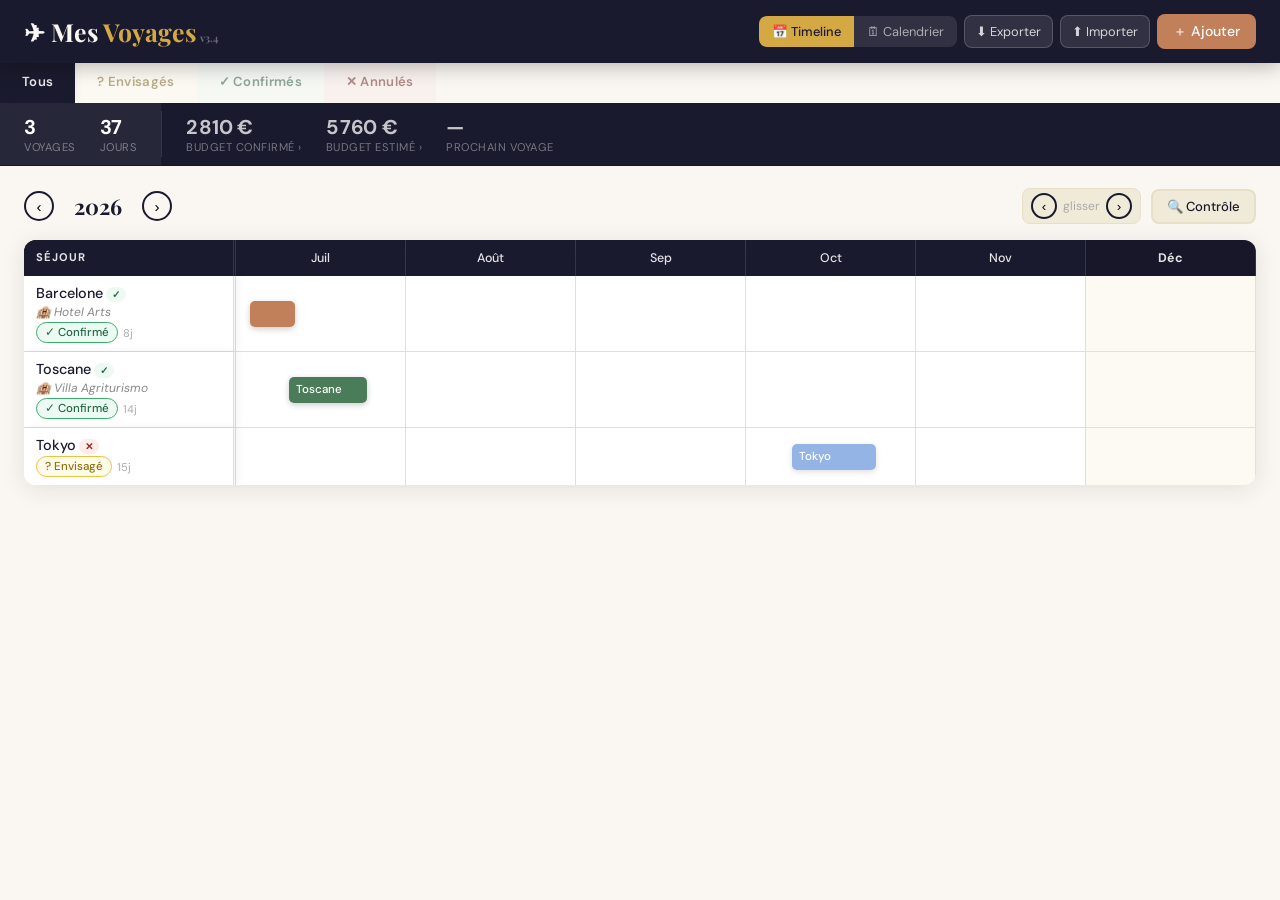
<file: Index.html>
<!DOCTYPE html>
<html lang="fr">
<head>
<meta charset="UTF-8">
<meta name="viewport" content="width=device-width, initial-scale=1.0, viewport-fit=cover">
<title>Mes Voyages</title>

<!-- PWA Meta -->
<meta name="mobile-web-app-capable" content="yes">
<meta name="apple-mobile-web-app-capable" content="yes">
<meta name="apple-mobile-web-app-status-bar-style" content="black-translucent">
<meta name="apple-mobile-web-app-title" content="Mes Voyages">
<meta name="theme-color" content="#1a1a2e">
<meta name="description" content="Planificateur de voyages personnel">

<!-- PWA Manifest (inline via data URI) -->
<link rel="manifest" href="data:application/json;charset=utf-8,{
  %22name%22:%22Mes%20Voyages%22,
  %22short_name%22:%22Voyages%22,
  %22description%22:%22Planificateur%20de%20voyages%20personnel%22,
  %22start_url%22:%22.%2Findex.html%22,
  %22display%22:%22standalone%22,
  %22orientation%22:%22portrait%22,
  %22background_color%22:%22%231a1a2e%22,
  %22theme_color%22:%22%231a1a2e%22,
  %22icons%22:[
    {%22src%22:%22data:image/svg+xml,%3Csvg%20xmlns%3D'http%3A%2F%2Fwww.w3.org%2F2000%2Fsvg'%20viewBox%3D'0%200%20512%20512'%3E%3Crect%20width%3D'512'%20height%3D'512'%20rx%3D'80'%20fill%3D'%231a1a2e'%2F%3E%3Ctext%20x%3D'256'%20y%3D'340'%20font-size%3D'300'%20text-anchor%3D'middle'%3E%E2%9C%88%3C%2Ftext%3E%3C%2Fsvg%3E%22,%22sizes%22:%22512x512%22,%22type%22:%22image/svg+xml%22}
  ]
}">

<!-- Apple Touch Icon (inline SVG → PNG via canvas trick not needed, use inline SVG) -->
<link rel="apple-touch-icon" href="data:image/svg+xml,<svg xmlns='http://www.w3.org/2000/svg' viewBox='0 0 512 512'><rect width='512' height='512' rx='80' fill='%231a1a2e'/><text x='256' y='340' font-size='300' text-anchor='middle'>✈</text></svg>">

<link href="https://fonts.googleapis.com/css2?family=Playfair+Display:wght@400;700;900&family=DM+Sans:ital,wght@0,300;0,400;0,500;1,400&display=swap" rel="stylesheet">
<style>
:root {
  --ink: #1a1a2e; --paper: #faf7f2; --sand: #e8dfc8; --sand2: #f0ead8;
  --terra: #c17f5a; --ocean: #2e6b8a; --forest: #4a7c59; --sunset: #e8845a; --gold: #d4a843;
  --s-plan-bg:#fffbea; --s-plan-bd:#f0c040; --s-plan-tx:#92710a;
  --s-confirm-bg:#edfaf3; --s-confirm-bd:#3aad6e; --s-confirm-tx:#1e6b44;
  --s-cancel-bg:#fdecea; --s-cancel-bd:#c0392b; --s-cancel-tx:#922b21;
  --r:12px; --sh:0 4px 24px rgba(26,26,46,.10); --sh2:0 12px 40px rgba(26,26,46,.18);
}
*{box-sizing:border-box;margin:0;padding:0}
body{font-family:'DM Sans',sans-serif;background:var(--paper);color:var(--ink);min-height:100vh}

/* HEADER */
header{background:var(--ink);color:var(--paper);padding:14px 24px;padding-top:max(14px,env(safe-area-inset-top));display:flex;align-items:center;justify-content:space-between;position:sticky;top:0;z-index:100;box-shadow:0 2px 20px rgba(0,0,0,.3);gap:10px;flex-wrap:wrap}
header h1{font-family:'Playfair Display',serif;font-size:1.55rem;font-weight:700;white-space:nowrap}
header h1 span{color:var(--gold)}
.version{font-size:.65rem;color:rgba(255,255,255,.35);align-self:flex-end;margin-bottom:2px;margin-left:4px}
.hr{display:flex;gap:7px;align-items:center;flex-wrap:wrap}
.vtoggle{display:flex;background:rgba(255,255,255,.1);border-radius:8px;overflow:hidden}
.vbtn{padding:7px 13px;border:none;background:transparent;color:rgba(255,255,255,.6);cursor:pointer;font-family:'DM Sans',sans-serif;font-size:.8rem;transition:all .2s}
.vbtn.active{background:var(--gold);color:var(--ink);font-weight:500}
.bio{background:rgba(255,255,255,.1);color:rgba(255,255,255,.8);border:1px solid rgba(255,255,255,.18);padding:7px 11px;border-radius:8px;cursor:pointer;font-family:'DM Sans',sans-serif;font-size:.8rem;transition:background .2s;white-space:nowrap}
.bio:hover{background:rgba(255,255,255,.22);color:#fff}
.badd{background:var(--terra);color:#fff;border:none;padding:8px 16px;border-radius:8px;cursor:pointer;font-family:'DM Sans',sans-serif;font-size:.88rem;font-weight:500;white-space:nowrap;transition:background .2s,transform .1s}
.badd:hover{background:var(--sunset);transform:translateY(-1px)}

/* FILTER TABS */
.fbar{display:flex;gap:0;align-items:stretch;border-bottom:none;padding:0;background:transparent}
.ftab{padding:10px 22px;border:none;cursor:pointer;font-family:'DM Sans',sans-serif;font-size:.82rem;font-weight:600;transition:all .2s;letter-spacing:.3px;border-bottom:3px solid transparent;opacity:.55;filter:saturate(.6)}
.ftab:hover{opacity:.8;filter:saturate(.9)}
/* Each tab keeps its own color permanently */
.ftab[data-f="all"]{background:var(--ink);color:rgba(255,255,255,.9)}
.ftab[data-f="plan"]{background:var(--s-plan-bg);color:var(--s-plan-tx)}
.ftab[data-f="confirm"]{background:var(--s-confirm-bg);color:var(--s-confirm-tx)}
.ftab[data-f="cancel"]{background:var(--s-cancel-bg);color:var(--s-cancel-tx)}
/* Active state: full color, border, elevated */
.ftab.fa{opacity:1;filter:none;border-bottom:3px solid var(--ink);box-shadow:0 -2px 8px rgba(0,0,0,.15)}
.ftab.fp{opacity:1;filter:none;border-bottom:3px solid var(--s-plan-bd);box-shadow:0 -2px 8px rgba(146,113,10,.15)}
.ftab.fc{opacity:1;filter:none;border-bottom:3px solid var(--s-confirm-bd);box-shadow:0 -2px 8px rgba(30,107,68,.15)}
.ftab.fx{opacity:1;filter:none;border-bottom:3px solid var(--s-cancel-bd);box-shadow:0 -2px 8px rgba(146,43,33,.15)}

/* STATS BAR */
.sbar{display:flex;border-bottom:1px solid rgba(0,0,0,.2);flex-wrap:wrap;background:#1a1a2e;align-items:stretch}
/* Left colored block: s1 + s2 */
.sbar-left{display:flex;gap:24px;padding:11px 24px;transition:background .25s,color .25s;align-items:center}
.sbar-left.tc-all{background:rgba(255,255,255,.06)}
.sbar-left.tc-plan{background:var(--s-plan-bg)}
.sbar-left.tc-confirm{background:var(--s-confirm-bg)}
.sbar-left.tc-cancel{background:var(--s-cancel-bg)}
.sbar-left .stv{transition:color .25s}
.sbar-left.tc-all .stv{color:#fff}
.sbar-left.tc-plan .stv{color:var(--s-plan-tx)}
.sbar-left.tc-confirm .stv{color:var(--s-confirm-tx)}
.sbar-left.tc-cancel .stv{color:var(--s-cancel-tx)}
.sbar-left.tc-all .stl{color:rgba(255,255,255,.4)}
.sbar-left.tc-plan .stl,.sbar-left.tc-confirm .stl,.sbar-left.tc-cancel .stl{color:rgba(0,0,0,.45)}
/* Separator between left block and fixed stats */
.sbar-sep{width:1px;background:rgba(255,255,255,.12);margin:8px 0}
/* Right fixed block: budget + prochain */
.sbar-right{display:flex;gap:24px;padding:11px 24px;align-items:center;flex-wrap:wrap}
.st{display:flex;flex-direction:column}
.stv{font-family:'DM Sans',sans-serif;font-size:1.25rem;font-weight:700;color:rgba(255,255,255,.75);letter-spacing:-.3px}
.stl{font-size:.7rem;color:rgba(255,255,255,.4);text-transform:uppercase;letter-spacing:.5px;font-family:'DM Sans',sans-serif}

/* MAIN */
main{padding:22px 24px}
.view{display:none}.view.active{display:block}

/* GANTT */
.th{display:flex;align-items:center;justify-content:space-between;margin-bottom:16px;flex-wrap:wrap;gap:8px}
.ynav{display:flex;align-items:center;gap:12px}
.nbtn{background:none;border:2px solid var(--ink);width:30px;height:30px;border-radius:50%;cursor:pointer;font-size:.95rem;display:flex;align-items:center;justify-content:center;transition:all .2s}
.nbtn:hover{background:var(--ink);color:#fff}
.ylbl{font-family:'Playfair Display',serif;font-size:1.35rem;font-weight:700;min-width:64px;text-align:center}

/* Outer wrapper */
.gwrap{background:#fff;border-radius:var(--r);box-shadow:var(--sh);overflow:hidden}

/* Scroll container — scrolls horizontally, hides scrollbar, touch-friendly */
.gscroll{overflow-x:scroll;-webkit-overflow-scrolling:touch;scrollbar-width:none;cursor:grab}
.gscroll::-webkit-scrollbar{display:none}
.gscroll.dragging{cursor:grabbing;user-select:none}

/* Inner table: label col (fixed px) + 12 month cols (each --mcw px) */
.gtable{display:inline-flex;flex-direction:column;min-width:100%}

/* Header */
.gantt-head{display:flex;user-select:none;background:var(--theme-bg,var(--ink));color:var(--theme-tx,#fff);transition:background .25s,color .25s}
.gh-label{width:210px;min-width:210px;padding:10px 12px;font-size:.7rem;text-transform:uppercase;letter-spacing:1px;color:var(--theme-tx,rgba(255,255,255,.85));border-right:1px solid var(--theme-sep,rgba(255,255,255,.1));position:sticky;left:0;z-index:4;background:var(--theme-bg,var(--ink));box-sizing:border-box;font-weight:700;transition:background .25s,color .25s}
.gh-mon{width:var(--mcw,80px);min-width:var(--mcw,80px);padding:10px 3px;text-align:center;font-size:.78rem;font-weight:500;border-right:1px solid var(--theme-sep,rgba(255,255,255,.1));box-sizing:border-box;flex-shrink:0}
.gh-mon.cur{background:rgba(0,0,0,.1);font-weight:700}

/* Data rows */
.gantt-row{display:flex;border-bottom:1px solid var(--sand);min-height:56px;cursor:pointer;transition:background .15s}
.gantt-row:hover{background:#faf5ee}.gantt-row:last-child{border-bottom:none}
.ginfo{width:210px;min-width:210px;padding:8px 12px;display:flex;flex-direction:column;justify-content:center;gap:2px;border-right:1px solid var(--sand);position:sticky;left:0;background:#fff;z-index:2;box-shadow:3px 0 8px rgba(0,0,0,.06);box-sizing:border-box;flex-shrink:0}
.gantt-row:hover .ginfo{background:#faf5ee}
.gdest{font-weight:500;font-size:.9rem;white-space:nowrap;overflow:hidden;text-overflow:ellipsis}
.ghotel{font-size:.75rem;color:#888;white-space:nowrap;overflow:hidden;text-overflow:ellipsis;font-style:italic}
.gmeta{display:flex;gap:5px;align-items:center;flex-wrap:wrap}
.gdur{font-size:.7rem;color:#aaa}

/* Month cells */
.gcols{display:flex;flex:1;position:relative}
.gcol{width:var(--mcw,80px);min-width:var(--mcw,80px);border-right:1px solid var(--sand);box-sizing:border-box;flex-shrink:0}
.gcol.cur{background:rgba(212,168,67,.06)}

/* Bar track */
.gbar-track{position:absolute;inset:0;pointer-events:none}
.gbar{position:absolute;height:26px;top:50%;transform:translateY(-50%);border-radius:5px;display:flex;align-items:center;padding:0 7px;font-size:.72rem;font-weight:500;color:#fff;white-space:nowrap;overflow:hidden;text-overflow:ellipsis;box-shadow:0 2px 6px rgba(0,0,0,.2);pointer-events:all}
.gbar:hover{opacity:.82}
.gbar.sp{opacity:.65;background-image:repeating-linear-gradient(45deg,transparent,transparent 4px,rgba(255,255,255,.15) 4px,rgba(255,255,255,.15) 8px)}
.gbar.sx{opacity:.3}
.gempty{padding:36px;text-align:center;color:#ccc;font-style:italic}

/* CALENDAR */
.ch{display:flex;align-items:center;justify-content:space-between;margin-bottom:16px}
.cnav{display:flex;align-items:center;gap:12px}
.ctitle{font-family:'Playfair Display',serif;font-size:1.35rem;font-weight:700;min-width:200px;text-align:center}
.cgrid{background:#fff;border-radius:var(--r);box-shadow:var(--sh);overflow:hidden}
.cdh{display:grid;grid-template-columns:repeat(7,1fr);background:var(--theme-bg,var(--ink));color:var(--theme-tx,#fff);transition:background .25s,color .25s}
.cdn{padding:10px;text-align:center;font-size:.76rem;font-weight:600;text-transform:uppercase;letter-spacing:.5px}
.cbody{display:grid;grid-template-columns:repeat(7,1fr)}
.ccell{min-height:76px;padding:5px;border-right:1px solid var(--sand);border-bottom:1px solid var(--sand)}
.ccell:nth-child(7n){border-right:none}
.ccell.om{background:#f7f7f5}
.ccell.td .cdate{background:var(--terra);color:#fff;border-radius:50%;width:23px;height:23px;display:flex;align-items:center;justify-content:center}
.cdate{font-size:.79rem;font-weight:500;margin-bottom:3px;display:inline-block;width:23px;height:23px;line-height:23px;text-align:center}
.cev{font-size:.67rem;padding:2px 5px;border-radius:3px;margin-bottom:2px;color:#fff;white-space:nowrap;overflow:hidden;text-overflow:ellipsis;cursor:pointer}
.cev.sp{opacity:.6}
.cev.sx{opacity:.38;text-decoration:line-through}

/* BADGE */
.badge{display:inline-flex;align-items:center;gap:3px;padding:2px 8px;border-radius:20px;font-size:.72rem;font-weight:500;border:1.5px solid transparent}
.bp{background:var(--s-plan-bg);border-color:var(--s-plan-bd);color:var(--s-plan-tx)}
.bc{background:var(--s-confirm-bg);border-color:var(--s-confirm-bd);color:var(--s-confirm-tx)}
.bx{background:var(--s-cancel-bg);border-color:var(--s-cancel-bd);color:var(--s-cancel-tx)}

/* OVERLAY / MODAL */
.overlay{position:fixed;inset:0;background:rgba(26,26,46,.55);backdrop-filter:blur(4px);z-index:200;display:none;align-items:center;justify-content:center;padding:14px}
.overlay.open{display:flex}
.modal{background:#fff;border-radius:16px;width:100%;max-width:620px;max-height:93vh;overflow-y:auto;box-shadow:var(--sh2);animation:mIn .22s ease}
@keyframes mIn{from{opacity:0;transform:translateY(14px) scale(.97)}to{opacity:1;transform:none}}
.mhd{padding:20px 24px 0;display:flex;align-items:center;justify-content:space-between}
.mtitle{font-family:'Playfair Display',serif;font-size:1.25rem;font-weight:700}
.mclose{background:var(--sand);border:none;width:30px;height:30px;border-radius:50%;cursor:pointer;font-size:.95rem;display:flex;align-items:center;justify-content:center;transition:background .2s;flex-shrink:0}
.mclose:hover{background:#ddd}
.mbody{padding:16px 24px 24px}

/* TABS */
.tabbar{display:flex;gap:3px;border-bottom:2px solid var(--sand);margin-bottom:16px}
.tabbtn{padding:7px 15px;background:none;border:none;cursor:pointer;font-family:'DM Sans',sans-serif;font-size:.84rem;font-weight:500;color:#aaa;border-bottom:2px solid transparent;margin-bottom:-2px;transition:all .18s}
.tabbtn.active{color:var(--ocean);border-bottom-color:var(--ocean)}
.tabpane{display:none}.tabpane.active{display:block}

/* FORM */
.fr{display:grid;grid-template-columns:1fr 1fr;gap:12px;margin-bottom:12px}
.fr.s{grid-template-columns:1fr}.fr.t{grid-template-columns:1fr 1fr 1fr}
.fg{display:flex;flex-direction:column;gap:4px}
.fl{font-size:.73rem;text-transform:uppercase;letter-spacing:.5px;font-weight:500;color:#777}
.fi{padding:8px 11px;border:2px solid var(--sand);border-radius:8px;font-family:'DM Sans',sans-serif;font-size:.9rem;transition:border-color .2s;background:#fff;width:100%}
.fi:focus{outline:none;border-color:var(--ocean)}
textarea.fi{resize:vertical;min-height:68px}
select.fi{cursor:pointer}

/* Autocomplete */
.acw{position:relative}
.aclist{position:absolute;top:100%;left:0;right:0;background:#fff;border:2px solid var(--ocean);border-top:none;border-radius:0 0 8px 8px;z-index:50;max-height:170px;overflow-y:auto;box-shadow:var(--sh)}
.acitem{padding:8px 11px;cursor:pointer;font-size:.9rem;transition:background .12s;display:flex;align-items:center;gap:7px}
.acitem:hover{background:var(--sand2)}
.acic{font-size:.78rem;color:#ccc}

/* Color */
.crow{display:flex;gap:8px;flex-wrap:wrap;margin-top:3px}
.sw{width:24px;height:24px;border-radius:50%;cursor:pointer;border:3px solid transparent;transition:transform .15s,border-color .15s}
.sw:hover{transform:scale(1.15)}.sw.sel{border-color:var(--ink);transform:scale(1.1)}

/* Status selector */
.srow{display:flex;gap:7px;margin-top:3px;flex-wrap:wrap}
.sopt{padding:5px 13px;border-radius:20px;border:2px solid transparent;cursor:pointer;font-size:.8rem;font-weight:500;transition:all .18s;opacity:.5}
.sopt.sel{opacity:1}
.sopt.op{background:var(--s-plan-bg);border-color:var(--s-plan-bd);color:var(--s-plan-tx)}
.sopt.oc{background:var(--s-confirm-bg);border-color:var(--s-confirm-bd);color:var(--s-confirm-tx)}
.sopt.ox{background:var(--s-cancel-bg);border-color:var(--s-cancel-bd);color:var(--s-cancel-tx)}

/* Form actions */
.factions{display:flex;gap:9px;justify-content:flex-end;margin-top:16px;padding-top:13px;border-top:1px solid var(--sand)}
.bcanc{padding:8px 16px;border:2px solid var(--sand);background:none;border-radius:8px;cursor:pointer;font-family:'DM Sans',sans-serif;font-size:.86rem;transition:background .2s}
.bcanc:hover{background:var(--sand)}
.bsave{padding:8px 20px;background:var(--ocean);color:#fff;border:none;border-radius:8px;cursor:pointer;font-family:'DM Sans',sans-serif;font-size:.86rem;font-weight:500;transition:background .2s}
.bsave:hover{background:#1e5270}
.bdel{padding:8px 13px;background:none;color:#c0392b;border:2px solid #e8b4af;border-radius:8px;cursor:pointer;font-family:'DM Sans',sans-serif;font-size:.86rem;transition:all .2s;margin-right:auto}
.bdel:hover{background:#fdecea;border-color:#c0392b}

/* Transport */
.tlist{display:flex;flex-direction:column;gap:9px;margin-bottom:12px}
.tcard{background:var(--sand2);border-radius:10px;padding:11px 13px;display:flex;align-items:flex-start;gap:9px}
.tic{font-size:1.25rem;flex-shrink:0;margin-top:2px}
.tinfo{flex:1;min-width:0}
.troute{font-weight:500;font-size:.88rem}
.tmeta{font-size:.76rem;color:#888;margin-top:2px}
.tacts{display:flex;gap:5px;flex-shrink:0}
.bic{background:none;border:none;cursor:pointer;font-size:.82rem;padding:3px 5px;border-radius:6px;transition:background .15s;color:#999}
.bic:hover{background:var(--sand);color:var(--ink)}
.batr{width:100%;padding:8px;border:2px dashed var(--sand);border-radius:10px;background:none;cursor:pointer;font-family:'DM Sans',sans-serif;font-size:.83rem;color:#bbb;transition:all .2s}
.batr:hover{border-color:var(--ocean);color:var(--ocean);background:#f0f7fb}
.tform{display:none;margin-top:12px;background:var(--sand2);border-radius:10px;padding:13px}

/* Detail */
.ddest{font-family:'Playfair Display',serif;font-size:1.45rem;font-weight:900}
.ddates{color:#888;font-size:.86rem;margin:4px 0 13px}
.dchips{display:flex;gap:7px;flex-wrap:wrap;margin-bottom:14px}
.chip{padding:4px 11px;border-radius:20px;font-size:.76rem;font-weight:500}
.dsec{margin-top:13px}
.dstitle{font-size:.7rem;text-transform:uppercase;letter-spacing:.5px;color:#bbb;margin-bottom:5px}
.dsval{font-size:.88rem;line-height:1.5}
.tdcard{background:var(--sand2);border-radius:8px;padding:9px 11px;margin-bottom:7px}
.tdroute{font-weight:500;font-size:.86rem}
.tdmeta{color:#888;font-size:.76rem;margin-top:2px}

/* TOAST */
.toast{position:fixed;bottom:22px;left:50%;transform:translateX(-50%) translateY(80px);background:var(--ink);color:#fff;padding:10px 20px;border-radius:30px;font-size:.86rem;font-weight:500;box-shadow:0 8px 22px rgba(0,0,0,.22);z-index:999;transition:transform .28s cubic-bezier(.34,1.56,.64,1);pointer-events:none}
.toast.show{transform:translateX(-50%) translateY(0)}

/* GROUP PANEL */
.gpanel{background:#fff;border-radius:var(--r);box-shadow:var(--sh);margin-bottom:18px;overflow:hidden}
.gpanel-hd{background:var(--ink);color:#fff;padding:10px 16px;display:flex;align-items:center;gap:8px;font-size:.8rem;font-weight:500;text-transform:uppercase;letter-spacing:.5px}
.ggroup{border-bottom:1px solid var(--sand)}
.ggroup:last-child{border-bottom:none}
.ggroup-hd{padding:10px 16px;display:flex;align-items:center;gap:10px;flex-wrap:wrap;cursor:pointer;transition:background .15s}
.ggroup-hd:hover{background:var(--sand2)}
.ggroup-name{font-family:'Playfair Display',serif;font-size:1rem;font-weight:700;flex:1}
.ggroup-dates{font-size:.76rem;color:#888}
.ggroup-alerts{display:flex;gap:6px;flex-wrap:wrap}
.galert{display:inline-flex;align-items:center;gap:4px;padding:3px 9px;border-radius:20px;font-size:.73rem;font-weight:500;border:1.5px solid}
.galert-ok{background:#edfaf3;border-color:#3aad6e;color:#1e6b44}
.galert-warn{background:#fffbea;border-color:#f0c040;color:#92710a}
.galert-err{background:#fdecea;border-color:#c0392b;color:#922b21}
.ggroup-stays{padding:0 16px 10px 32px;display:flex;flex-direction:column;gap:5px}
.gstay{display:flex;align-items:center;gap:8px;font-size:.84rem;padding:4px 0;border-bottom:1px dashed var(--sand)}
.gstay:last-child{border-bottom:none}
.gstay-dot{width:8px;height:8px;border-radius:50%;flex-shrink:0}
.gstay-name{flex:1;font-weight:500}
.gstay-dates{font-size:.74rem;color:#aaa}
.gstay-hotel{font-size:.74rem;color:#aaa;font-style:italic}

/* Alert pill on gantt row */
.gpill{display:inline-flex;align-items:center;padding:1px 6px;border-radius:10px;font-size:.65rem;font-weight:700;margin-left:3px}
.gpill-ok{background:#edfaf3;color:#1e6b44}
.gpill-warn{background:#c0392b;color:#fff;font-size:.75rem}
.gpill-err{background:#fdecea;color:#922b21}

/* HOTEL SERVICES */
.hsvc-row{display:flex;gap:8px;flex-wrap:wrap;margin-top:4px}
.hsvc{display:flex;align-items:center;gap:5px;padding:5px 10px;border-radius:8px;border:2px solid var(--sand);background:#fff;cursor:pointer;font-size:.8rem;font-weight:500;color:#888;transition:all .18s;user-select:none}
.hsvc:hover{border-color:#bbb;color:var(--ink)}
.hsvc.on{border-color:var(--ocean);background:#f0f7fb;color:var(--ocean)}
.hsvc-icon{font-size:.95rem}
/* Hotel service chips in detail view */
.hsvc-chip{display:inline-flex;align-items:center;gap:4px;padding:3px 9px;border-radius:20px;font-size:.75rem;font-weight:500;background:#f0f7fb;border:1.5px solid var(--sky);color:var(--ocean);margin:2px}
/* Hotel service icons in gantt */
.ghotel-svc{font-size:.7rem;margin-left:4px;opacity:.7}
.bud-section{margin-bottom:16px}
.bud-section-title{font-size:.72rem;text-transform:uppercase;letter-spacing:.6px;color:#aaa;margin-bottom:8px;font-weight:600}
.bud-grid{display:grid;grid-template-columns:1fr 1fr;gap:9px;margin-bottom:4px}
.bud-card{border-radius:10px;padding:12px 14px;display:flex;flex-direction:column;gap:2px}
.bud-card.bconf{background:var(--s-confirm-bg);border:1.5px solid var(--s-confirm-bd)}
.bud-card.bestim{background:var(--s-plan-bg);border:1.5px solid var(--s-plan-bd)}
.bud-lbl{font-size:.7rem;text-transform:uppercase;letter-spacing:.4px;font-weight:600}
.bud-card.bconf .bud-lbl{color:var(--s-confirm-tx)}
.bud-card.bestim .bud-lbl{color:var(--s-plan-tx)}
.bud-val{font-family:'DM Sans',sans-serif;font-size:1.3rem;font-weight:700;letter-spacing:-.4px}
.bud-card.bconf .bud-val{color:var(--s-confirm-tx)}
.bud-card.bestim .bud-val{color:var(--s-plan-tx)}
.bud-sub{font-size:.72rem;color:#aaa;margin-top:1px}
.bud-sep{height:1px;background:var(--sand);margin:14px 0}
.bud-total-grid{display:grid;grid-template-columns:1fr 1fr;gap:9px}
.bud-total{border-radius:10px;padding:14px 16px;display:flex;flex-direction:column;gap:2px}
.bud-total.bconf{background:var(--s-confirm-tx)}
.bud-total.bestim{background:var(--ink)}
.bud-total .bud-lbl{color:rgba(255,255,255,.65)}
.bud-total .bud-val{color:#fff;font-size:1.5rem}
.bud-total .bud-sub{color:rgba(255,255,255,.45)}

@media(max-width:600px){
  main{padding:12px}header{padding:11px 13px}.sbar{padding:9px 13px;gap:12px}.fbar{padding:8px 13px}
  .fr{grid-template-columns:1fr}.fr.t{grid-template-columns:1fr 1fr}.mbody{padding:12px 14px 18px}
}
</style>
</head>
<body>

<header>
  <h1>✈ Mes <span>Voyages</span><span class="version">v3.4</span></h1>
  <div class="hr">
    <div class="vtoggle">
      <button class="vbtn active" onclick="switchView('timeline')">📅 Timeline</button>
      <button class="vbtn" onclick="switchView('calendar')">🗓 Calendrier</button>
    </div>
    <button class="bio" onclick="exportData()">⬇ Exporter</button>
    <button class="bio" onclick="document.getElementById('imp').click()">⬆ Importer</button>
    <input type="file" id="imp" accept=".json" style="display:none" onchange="importData(event)">
    <button class="badd" onclick="openTripModal()">＋ Ajouter</button>
  </div>
</header>

<div class="fbar">
  <button class="ftab fa" data-f="all" onclick="setFilter('all',this)">Tous</button>
  <button class="ftab" data-f="plan" onclick="setFilter('plan',this)">? Envisagés</button>
  <button class="ftab" data-f="confirm" onclick="setFilter('confirm',this)">✓ Confirmés</button>
  <button class="ftab" data-f="cancel" onclick="setFilter('cancel',this)">✕ Annulés</button>
</div>

<div class="sbar">
  <div class="sbar-left tc-all" id="sbar-left">
    <div class="st"><span class="stv" id="s1">0</span><span class="stl">Voyages</span></div>
    <div class="st"><span class="stv" id="s2">0</span><span class="stl">Jours</span></div>
  </div>
  <div class="sbar-sep"></div>
  <div class="sbar-right">
    <div class="st bud-clickable" onclick="openBudgetModal()" title="Détail du budget">
      <span class="stv" id="s3">—</span><span class="stl">Budget confirmé ›</span>
    </div>
    <div class="st bud-clickable" onclick="openBudgetModal()" title="Détail du budget">
      <span class="stv" id="s4">—</span><span class="stl">Budget estimé ›</span>
    </div>
    <div class="st"><span class="stv" id="s5">—</span><span class="stl">Prochain voyage</span></div>
  </div>
</div>

<main>
  <div class="view active" id="vt">
    <div class="th">
      <div class="ynav">
        <button class="nbtn" onclick="changeYear(-1)">‹</button>
        <div class="ylbl" id="ylbl"></div>
        <button class="nbtn" onclick="changeYear(1)">›</button>
      </div>
      <div style="display:flex;gap:10px;align-items:center">
        <div style="display:flex;align-items:center;gap:6px;background:var(--sand2);border-radius:8px;padding:4px 8px;border:1px solid var(--sand)">
          <button class="nbtn" style="width:26px;height:26px;font-size:.85rem" onclick="shiftMonths(-1)" title="Mois précédent">‹</button>
          <span style="font-size:.75rem;color:#aaa">glisser</span>
          <button class="nbtn" style="width:26px;height:26px;font-size:.85rem" onclick="shiftMonths(1)" title="Mois suivant">›</button>
        </div>
        <button id="btn-ctrl" onclick="toggleCtrlPanel()" style="padding:7px 14px;border-radius:8px;border:2px solid var(--sand);background:var(--sand2);color:var(--ink);cursor:pointer;font-family:'DM Sans',sans-serif;font-size:.82rem;font-weight:500;transition:all .2s">🔍 Contrôle</button>
      </div>
    </div>
    <div class="gwrap"><div class="gscroll" id="gscroll"><div id="gantt"></div></div></div>
  </div>

  <div class="view" id="vc">
    <div class="ch">
      <div class="cnav">
        <button class="nbtn" onclick="changeMonth(-1)">‹</button>
        <div class="ctitle" id="ctitle"></div>
        <button class="nbtn" onclick="changeMonth(1)">›</button>
      </div>
    </div>
    <div class="cgrid">
      <div class="cdh">
        <div class="cdn">Lun</div><div class="cdn">Mar</div><div class="cdn">Mer</div>
        <div class="cdn">Jeu</div><div class="cdn">Ven</div><div class="cdn">Sam</div><div class="cdn">Dim</div>
      </div>
      <div class="cbody" id="cbody"></div>
    </div>
  </div>
</main>

<div class="toast" id="toast"></div>

<!-- ══ TRIP MODAL ══════════════════════════════════════════════ -->
<div class="overlay" id="mtrip">
<div class="modal">
  <div class="mhd">
    <div class="mtitle" id="mtrip-title">Nouveau voyage</div>
    <button class="mclose" onclick="closeModal('mtrip')">✕</button>
  </div>
  <div class="mbody">
    <div class="tabbar">
      <button class="tabbtn active" data-tab="ti">🏖 Séjour</button>
      <button class="tabbtn" data-tab="tt">🚆 Transports</button>
    </div>

    <div class="tabpane active" id="ti">
      <div class="fr s">
        <div class="fg">
          <label class="fl">🌍 Destination *</label>
          <div class="acw">
            <input class="fi" id="fd" placeholder="Paris, Tokyo…" autocomplete="off"
              oninput="showAC(this.value)" onblur="hideAC()" onfocus="showAC(this.value)">
            <div class="aclist" id="acl" style="display:none"></div>
          </div>
        </div>
      </div>
      <div class="fr">
        <div class="fg"><label class="fl">📅 Début *</label><input class="fi" id="fst" type="date"></div>
        <div class="fg"><label class="fl">📅 Fin *</label><input class="fi" id="fen" type="date"></div>
      </div>
      <div class="fr">
        <div class="fg"><label class="fl">🏨 Hébergement</label>
          <div class="acw">
            <input class="fi" id="fho" placeholder="Hôtel, Airbnb…" autocomplete="off"
              oninput="showACH(this.value)" onblur="hideACH()" onfocus="showACH(this.value)">
            <div class="aclist" id="aclh" style="display:none"></div>
          </div>
        </div>
        <div class="fg"><label class="fl">💰 Budget héberg. (€)</label><input class="fi" id="fbu" type="number" placeholder="0"></div>
      </div>
      <div class="fr s">
        <div class="fg">
          <label class="fl">🛎 Services hébergement</label>
          <div class="hsvc-row" id="fhsvc"></div>
        </div>
      </div>
      <div class="fr s">
        <div class="fg"><label class="fl">📌 Notes hébergement</label><input class="fi" id="fhno" placeholder="Numéro de réservation, code wifi…"></div>
      </div>
      <div class="fr s">
        <div class="fg"><label class="fl">🗺 Activités / étapes</label><textarea class="fi" id="fac" placeholder="Visite du Louvre…"></textarea></div>
      </div>
      <div class="fr s">
        <div class="fg"><label class="fl">📝 Notes</label><textarea class="fi" id="fno" placeholder="Infos pratiques…"></textarea></div>
      </div>
      <div class="fr">
        <div class="fg">
          <label class="fl">📊 Statut du voyage</label>
          <div class="srow" id="tsr">
            <div class="sopt op sel" data-v="plan" onclick="selTripSt('plan')">? Envisagé</div>
            <div class="sopt oc" data-v="confirm" onclick="selTripSt('confirm')">✓ Confirmé</div>
            <div class="sopt ox" data-v="cancel" onclick="selTripSt('cancel')">✕ Annulé</div>
          </div>
        </div>
        <div class="fg">
          <label class="fl">🎨 Couleur</label>
          <div class="crow" id="cpick"></div>
        </div>
      </div>
    </div>

    <div class="tabpane" id="tt">
      <div class="tlist" id="tlist"></div>
      <button class="batr" onclick="openTF()">＋ Ajouter un trajet</button>
      <div class="tform" id="tform">
        <div style="font-weight:500;font-size:.86rem;margin-bottom:11px" id="tftitle">Nouveau trajet</div>
        <div class="fr">
          <div class="fg"><label class="fl">Type</label>
            <select class="fi" id="tft">
              <option value="avion">✈ Avion</option><option value="train">🚆 Train</option>
              <option value="voiture">🚗 Voiture</option><option value="ferry">⛴ Ferry</option>
              <option value="bus">🚌 Bus</option><option value="autre">🔵 Autre</option>
            </select></div>
          <div class="fg"><label class="fl">Compagnie / Moyen</label><input class="fi" id="tfc" placeholder="Air France, SNCF…"></div>
        </div>
        <div class="fr">
          <div class="fg"><label class="fl">Départ (ville/gare)</label><input class="fi" id="tff" placeholder="Paris CDG"></div>
          <div class="fg"><label class="fl">Arrivée (ville/gare)</label><input class="fi" id="tfto" placeholder="Tokyo NRT"></div>
        </div>
        <div class="fr">
          <div class="fg"><label class="fl">Date & heure départ</label><input class="fi" id="tfdp" type="datetime-local"></div>
          <div class="fg"><label class="fl">Date & heure arrivée</label><input class="fi" id="tfar" type="datetime-local"></div>
        </div>
        <div class="fr">
          <div class="fg"><label class="fl">N° vol / train / résa</label><input class="fi" id="tfrf" placeholder="AF0074"></div>
          <div class="fg"><label class="fl">Coût (€)</label><input class="fi" id="tfco" type="number" placeholder="0"></div>
        </div>
        <div class="fr s">
          <div class="fg"><label class="fl">Statut</label>
            <div class="srow" id="tfsr">
              <div class="sopt op sel" data-v="plan" onclick="selTfSt('plan')">? Envisagé</div>
              <div class="sopt oc" data-v="confirm" onclick="selTfSt('confirm')">✓ Confirmé</div>
              <div class="sopt ox" data-v="cancel" onclick="selTfSt('cancel')">✕ Annulé</div>
            </div>
          </div>
        </div>
        <div style="display:flex;gap:8px;justify-content:flex-end;margin-top:9px">
          <button class="bcanc" onclick="cancelTF()">Annuler</button>
          <button class="bsave" onclick="saveTF()">Ajouter</button>
        </div>
      </div>
    </div>

    <div class="factions">
      <button class="bdel" id="bdel" onclick="deleteTrip()" style="display:none">🗑 Supprimer</button>
      <button class="bcanc" onclick="closeModal('mtrip')">Annuler</button>
      <button class="bsave" onclick="saveTrip()">Enregistrer le voyage</button>
    </div>
  </div>
</div>
</div>

<!-- ══ DETAIL MODAL ════════════════════════════════════════════ -->
<div class="overlay" id="mdet">
<div class="modal" style="max-width:490px">
  <div class="mhd"><div></div><button class="mclose" onclick="closeModal('mdet')">✕</button></div>
  <div class="mbody" id="detbody"></div>
</div>
</div>

<!-- ══ CONTRÔLE MODAL ══════════════════════════════════════════ -->
<div class="overlay" id="mctrl">
<div class="modal" style="max-width:560px">
  <div class="mhd">
    <div class="mtitle">🔍 Contrôle</div>
    <button class="mclose" onclick="closeModal('mctrl')">✕</button>
  </div>
  <div class="mbody" id="gpanel-wrap"></div>
</div>
</div>

<!-- ══ BUDGET MODAL ════════════════════════════════════════════ -->
<div class="overlay" id="mbudget">
<div class="modal" style="max-width:460px">
  <div class="mhd">
    <div class="mtitle">💰 Détail du budget</div>
    <button class="mclose" onclick="closeModal('mbudget')">✕</button>
  </div>
  <div class="mbody" id="budget-body"></div>
</div>
</div>

<script>
// ── CONSTANTS ─────────────────────────────────────────────────
const COLORS=['#2e6b8a','#4a7c59','#c17f5a','#8a6fa0','#d4a843','#e8845a','#5b8dd9','#c05a7a'];
const TICONS={avion:'✈',train:'🚆',voiture:'🚗',ferry:'⛴',bus:'🚌',autre:'🔵'};
const HOTEL_SVCS=[
  {key:'luggage',  icon:'🧳', label:'Bagagerie'},
  {key:'breakfast',icon:'🥐', label:'Petit-déj.'},
  {key:'parking',  icon:'🅿️', label:'Parking'},
  {key:'terrace',  icon:'🌿', label:'Terrasse/Balcon'},
];
const MF=['Jan','Fév','Mar','Avr','Mai','Juin','Juil','Août','Sep','Oct','Nov','Déc'];
const MFL=['Janvier','Février','Mars','Avril','Mai','Juin','Juillet','Août','Septembre','Octobre','Novembre','Décembre'];

// ── STATE ─────────────────────────────────────────────────────
let trips=JSON.parse(localStorage.getItem('mv-trips')||'[]');
let dests=JSON.parse(localStorage.getItem('mv-dests')||'[]');
let hotels=JSON.parse(localStorage.getItem('mv-hotels')||'[]');
let filter='all', view='timeline';
let cy=new Date().getFullYear(), cm=new Date().getMonth();
let eid=null, scol=COLORS[0], stSt='plan', ctr=[], etIdx=null, tfSt='plan';

function save(){
  localStorage.setItem('mv-trips',JSON.stringify(trips));
  dests=[...new Set(trips.map(t=>t.destination).filter(Boolean))].sort();
  localStorage.setItem('mv-dests',JSON.stringify(dests));
  hotels=[...new Set(trips.map(t=>t.hotel).filter(Boolean))].sort();
  localStorage.setItem('mv-hotels',JSON.stringify(hotels));
}
function gid(){return Date.now().toString(36)+Math.random().toString(36).slice(2)}

// ── STATS ─────────────────────────────────────────────────────
function stats(){
  const vis=ft();
  document.getElementById('s1').textContent=vis.length;
  const j=vis.reduce((s,t)=>{const d=Math.round((new Date(t.end)-new Date(t.start))/86400000)+1;return s+(d>0?d:0)},0);
  document.getElementById('s2').textContent=j;
  const bc=trips.filter(t=>t.status==='confirm').reduce((s,t)=>{
    return s+(parseFloat(t.budget)||0)+(t.transports||[]).filter(x=>x.status==='confirm').reduce((a,x)=>a+(parseFloat(x.cost)||0),0);
  },0);
  const be=trips.filter(t=>t.status!=='cancel').reduce((s,t)=>{
    return s+(parseFloat(t.budget)||0)+(t.transports||[]).filter(x=>x.status!=='cancel').reduce((a,x)=>a+(parseFloat(x.cost)||0),0);
  },0);
  document.getElementById('s3').textContent=bc>0?bc.toLocaleString('fr-FR')+' €':'—';
  document.getElementById('s4').textContent=be>0?be.toLocaleString('fr-FR')+' €':'—';
  const now=new Date();
  const nx=trips.filter(t=>t.status!=='cancel'&&new Date(t.start)>=now).sort((a,b)=>new Date(a.start)-new Date(b.start))[0];
  document.getElementById('s5').textContent=nx?(nx.destination+(nx.hotel?' · '+nx.hotel:'')):'—';
}

function ft(){return filter==='all'?trips:trips.filter(t=>t.status===filter)}

// ── BUDGET MODAL ──────────────────────────────────────────────
function openBudgetModal(){
  const fmt=v=>v>0?v.toLocaleString('fr-FR')+' €':'—';

  // Hébergement confirmed & estimated
  const hconf=trips.filter(t=>t.status==='confirm').reduce((s,t)=>s+(parseFloat(t.budget)||0),0);
  const hestim=trips.filter(t=>t.status!=='cancel').reduce((s,t)=>s+(parseFloat(t.budget)||0),0);

  // Transport confirmed & estimated
  const tconf=trips.reduce((s,t)=>{
    return s+(t.transports||[]).filter(x=>x.status==='confirm').reduce((a,x)=>a+(parseFloat(x.cost)||0),0);
  },0);
  const testim=trips.reduce((s,t)=>{
    return s+(t.transports||[]).filter(x=>x.status!=='cancel').reduce((a,x)=>a+(parseFloat(x.cost)||0),0);
  },0);

  // Totals
  const totconf=hconf+tconf;
  const totestim=hestim+testim;

  // Per-trip breakdown for confirmed
  const tripRows=trips.filter(t=>t.status!=='cancel').map(t=>{
    const th=parseFloat(t.budget)||0;
    const tt=(t.transports||[]).filter(x=>x.status!=='cancel').reduce((a,x)=>a+(parseFloat(x.cost)||0),0);
    const tot=th+tt;
    if(!tot) return '';
    const isConf=t.status==='confirm';
    return`<div style="display:flex;align-items:center;justify-content:space-between;padding:6px 0;border-bottom:1px solid var(--sand);font-size:.86rem">
      <div style="display:flex;align-items:center;gap:8px">
        <div style="width:8px;height:8px;border-radius:50%;background:${t.color||COLORS[0]};flex-shrink:0"></div>
        <span style="font-weight:500">${t.destination}</span>
        <span style="font-size:.72rem;color:#aaa">${isConf?'✓ Confirmé':'? Envisagé'}</span>
      </div>
      <div style="text-align:right">
        <span style="font-weight:600;font-family:'DM Sans',sans-serif">${fmt(tot)}</span>
        ${th&&tt?`<div style="font-size:.7rem;color:#aaa">🏨 ${fmt(th)} · ✈ ${fmt(tt)}</div>`:''}
      </div>
    </div>`;
  }).filter(Boolean).join('');

  document.getElementById('budget-body').innerHTML=`
    <div class="bud-section">
      <div class="bud-section-title">🏨 Hébergement</div>
      <div class="bud-grid">
        <div class="bud-card bconf"><div class="bud-lbl">✓ Confirmé</div><div class="bud-val">${fmt(hconf)}</div></div>
        <div class="bud-card bestim"><div class="bud-lbl">? Estimé</div><div class="bud-val">${fmt(hestim)}</div></div>
      </div>
    </div>
    <div class="bud-section">
      <div class="bud-section-title">✈ Transports</div>
      <div class="bud-grid">
        <div class="bud-card bconf"><div class="bud-lbl">✓ Confirmé</div><div class="bud-val">${fmt(tconf)}</div></div>
        <div class="bud-card bestim"><div class="bud-lbl">? Estimé</div><div class="bud-val">${fmt(testim)}</div></div>
      </div>
    </div>
    <div class="bud-sep"></div>
    <div class="bud-section">
      <div class="bud-section-title">Σ Total</div>
      <div class="bud-total-grid">
        <div class="bud-total bconf"><div class="bud-lbl">✓ Confirmé</div><div class="bud-val">${fmt(totconf)}</div><div class="bud-sub">héberg. + transports confirmés</div></div>
        <div class="bud-total bestim"><div class="bud-lbl">? Estimé</div><div class="bud-val">${fmt(totestim)}</div><div class="bud-sub">tous (hors annulés)</div></div>
      </div>
    </div>
    ${tripRows?`<div class="bud-sep"></div>
    <div class="bud-section">
      <div class="bud-section-title">Détail par voyage</div>
      ${tripRows}
    </div>`:''}`;

  document.getElementById('mbudget').classList.add('open');
}

// ── THEME ──────────────────────────────────────────────────────
// Per-filter theme: [bg, text-color, separator-color]
const THEMES={
  all:  {bg:'#1a1a2e', tx:'rgba(255,255,255,.88)', sep:'rgba(255,255,255,.12)'},
  plan: {bg:'#fffbea', tx:'#92710a',               sep:'rgba(146,113,10,.2)'},
  confirm:{bg:'#edfaf3', tx:'#1e6b44',             sep:'rgba(30,107,68,.2)'},
  cancel: {bg:'#fdecea', tx:'#922b21',             sep:'rgba(146,43,33,.2)'}
};

function applyTheme(f){
  const t=THEMES[f]||THEMES.all;
  const root=document.documentElement;
  root.style.setProperty('--theme-bg', t.bg);
  root.style.setProperty('--theme-tx', t.tx);
  root.style.setProperty('--theme-sep', t.sep);
  // gh-label sticky cell must match header bg
  document.querySelectorAll('.gh-label').forEach(el=>{el.style.background=t.bg;el.style.color=t.tx;});
  // sbar-left: swap color class
  const sl=document.getElementById('sbar-left');
  sl.className='sbar-left tc-'+f;
  // sbar background never changes
  document.querySelector('.sbar').className='sbar';
}

// ── FILTER ────────────────────────────────────────────────────
function setFilter(f,btn){
  filter=f;
  document.querySelectorAll('.ftab').forEach(b=>{
    b.className='ftab';
    if(b===btn) b.classList.add(f==='all'?'fa':f==='plan'?'fp':f==='confirm'?'fc':'fx');
  });
  applyTheme(f);
  stats(); render();
}

// ── VIEWS ─────────────────────────────────────────────────────
function switchView(v){
  view=v;
  document.querySelectorAll('.vbtn').forEach((b,i)=>b.classList.toggle('active',(i===0&&v==='timeline')||(i===1&&v==='calendar')));
  document.getElementById('vt').classList.toggle('active',v==='timeline');
  document.getElementById('vc').classList.toggle('active',v==='calendar');
  render();
}
function render(){view==='timeline'?renderGantt():renderCal()}

// ── GROUP ENGINE ──────────────────────────────────────────────
// Two stays belong to the same group if their date ranges touch or overlap
// (exact handover end==start, or overlap of 1 day, or overlap >1 day).
// Groups are built by BFS chaining. Alerts check missing transports and overlaps > 1 day.
function computeGroups(allTrips){
  // Work only on non-cancelled trips
  const active=allTrips.filter(t=>t.status!=='cancel');
  const used=new Set();
  const groups=[];

  // Two stays are linked if they touch OR overlap (end >= other's start AND start <= other's end)
  function areLinked(a,b){
    const aStart=new Date(a.start), aEnd=new Date(a.end);
    const bStart=new Date(b.start), bEnd=new Date(b.end);
    // Overlap or touch: intervals intersect when aStart <= bEnd AND aEnd >= bStart
    return aStart<=bEnd && aEnd>=bStart;
  }

  active.forEach(seed=>{
    if(used.has(seed.id))return;
    // BFS to find all connected stays
    const group=[seed];
    used.add(seed.id);
    let changed=true;
    while(changed){
      changed=false;
      active.forEach(t=>{
        if(used.has(t.id))return;
        const linked=group.some(g=>areLinked(g,t));
        if(linked){group.push(t);used.add(t.id);changed=true;}
      });
    }
    group.sort((a,b)=>new Date(a.start)-new Date(b.start));
    groups.push({stays:group, alerts:checkGroup(group)});
  });

  return groups.sort((a,b)=>new Date(a.stays[0].start)-new Date(b.stays[0].start));
}

function checkGroup(stays){
  const alerts=[];
  const first=stays[0], last=stays[stays.length-1];

  // 1. Transport at start: any confirmed transport departing on first.start day
  const hasStart=stays.some(t=>(t.transports||[]).some(tr=>
    tr.status==='confirm' && tr.dep && tr.dep.slice(0,10)===first.start
  ));
  if(!hasStart) alerts.push({type:'err',msg:'Transport de début manquant ou non confirmé'});

  // 2. Transport at end: any confirmed transport arriving on last.end day
  const hasEnd=stays.some(t=>(t.transports||[]).some(tr=>
    tr.status==='confirm' && tr.arr && tr.arr.slice(0,10)===last.end
  ));
  if(!hasEnd) alerts.push({type:'err',msg:'Transport de fin manquant ou non confirmé'});

  // 3. Overlap >= 1 day between any pair (only end==start is normal, i.e. overlapDays==0)
  for(let i=0;i<stays.length;i++){
    for(let j=i+1;j<stays.length;j++){
      const a=stays[i], b=stays[j];
      const overlapDays=Math.round(
        (Math.min(new Date(a.end),new Date(b.end)) - Math.max(new Date(a.start),new Date(b.start)))
        / 86400000
      );
      if(overlapDays>=1){
        alerts.push({type:'warn',msg:`Chevauchement de ${overlapDays} jour${overlapDays>1?'s':''} : ${a.destination} et ${b.destination}`});
      }
    }
  }

  if(!alerts.length) alerts.push({type:'ok',msg:'Transports OK · Pas de chevauchement'});
  return alerts;
}

// Returns worst alert level for a trip id across all groups
function alertLevelForTrip(id, groups){
  for(const g of groups){
    if(g.stays.some(s=>s.id===id)){
      if(g.alerts.some(a=>a.type==='err')) return 'err';
      if(g.alerts.some(a=>a.type==='warn')) return 'warn';
      return 'ok';
    }
  }
  return null;
}

// Check a solo stay: needs at least one confirmed transport
function checkSolo(t){
  const hasConfirmed=(t.transports||[]).some(tr=>tr.status==='confirm');
  if(!hasConfirmed) return 'err';
  return 'ok';
}

// ── GANTT ─────────────────────────────────────────────────────
let monthOffset=new Date().getMonth();

function changeYear(d){
  cy+=d;
  document.getElementById('ylbl').textContent=cy;
  if(cy===new Date().getFullYear()) monthOffset=new Date().getMonth();
  else monthOffset=0;
  renderGantt();
}

function shiftMonths(d){
  const mcw=getMonthColWidth();
  const sc=document.getElementById('gscroll');
  if(sc) sc.scrollLeft+=d*mcw;
}

function getMonthColWidth(){
  // Available width for months = gwrap width - label col (160px)
  const wrap=document.querySelector('.gwrap');
  if(!wrap) return 80;
  const avail=wrap.clientWidth-210;
  return Math.floor(avail/6); // exactly 6 columns visible
}

function renderGantt(){
  const allFiltered=ft();
  const list=allFiltered.filter(t=>{
    const s=new Date(t.start),e=new Date(t.end);
    return s.getFullYear()<=cy&&e.getFullYear()>=cy;
  }).sort((a,b)=>new Date(a.start)-new Date(b.start));

  // Compute groups + alert map
  const groups=computeGroups(trips.filter(t=>t.status!=='cancel'));
  const alertMap={};
  groups.forEach(g=>{
    if(g.stays.length>=2){
      const lvl=g.alerts.some(a=>a.type==='err')?'err':g.alerts.some(a=>a.type==='warn')?'warn':'ok';
      g.stays.forEach(s=>{alertMap[s.id]=lvl;});
    } else {
      const s=g.stays[0];
      if(s.status!=='cancel') alertMap[s.id]=checkSolo(s);
    }
  });

  const mcw=getMonthColWidth();
  const total=leap(cy)?366:365;
  const now=new Date();
  const isCY=cy===now.getFullYear();
  const curMonth=now.getMonth();

  // Set CSS variable for column width
  document.querySelector('.gwrap').style.setProperty('--mcw', mcw+'px');

  // Header months
  const headMons=MF.map((m,i)=>
    `<div class="gh-mon${isCY&&i===curMonth?' cur':''}">${m}</div>`
  ).join('');

  // Rows
  let rows='';
  if(!list.length){
    rows=`<div class="gempty">🌴 Aucun séjour en ${cy}${filter!=='all'?' (filtre actif)':''}.</div>`;
  } else {
    list.forEach(t=>{
      const days=diy(t.start,t.end,cy);
      // Bar: left in px from start of 12-col area, width in px
      const leftPx=Math.round((days.s/total)*12*mcw);
      const widthPx=Math.max(Math.round((days.c/total)*12*mcw), 8);
      const dur=Math.round((new Date(t.end)-new Date(t.start))/86400000)+1;
      const bc=`gbar ${t.status==='plan'?'sp':t.status==='cancel'?'sx':''}`;
      const col=t.status==='cancel'?'#bbb':(t.color||COLORS[0]);
      const lvl=alertMap[t.id];
      const pill=lvl?`<span class="gpill gpill-${lvl}">${lvl==='ok'?'✓':lvl==='warn'?'⚠':'✕'}</span>`:'';

      const cols=Array(12).fill(0).map((_,i)=>
        `<div class="gcol${isCY&&i===curMonth?' cur':''}"></div>`
      ).join('');

      rows+=`<div class="gantt-row" onclick="openDetail('${t.id}')">
        <div class="ginfo">
          <div class="gdest">${t.destination}${pill}</div>
          ${t.hotel?`<div class="ghotel">🏨 ${t.hotel}${(t.hotelSvcs||[]).map(k=>{const s=HOTEL_SVCS.find(x=>x.key===k);return s?`<span class="ghotel-svc">${s.icon}</span>`:''}).join('')}</div>`:''}
          <div class="gmeta">${badge(t.status)}<span class="gdur">${dur}j</span></div>
        </div>
        <div class="gcols">
          ${cols}
          <div class="gbar-track">
            <div class="${bc}" style="left:${leftPx}px;width:${widthPx}px;background:${col}" title="${t.destination}">
              ${dur>=10?t.destination:''}
            </div>
          </div>
        </div>
      </div>`;
    });
  }

  document.getElementById('gantt').innerHTML=`
    <div class="gtable">
      <div class="gantt-head">
        <div class="gh-label">Séjour</div>
        ${headMons}
      </div>
      ${rows}
    </div>`;

  // Scroll to current month (show it as 2nd column for context)
  const sc=document.getElementById('gscroll');
  if(sc){
    const targetScroll=Math.max(0,(monthOffset-0.5)*mcw);
    sc.scrollLeft=targetScroll;
    initDrag(sc);
  }

  renderGroupPanel(groups, cy);
}

// ── DRAG TO SCROLL ─────────────────────────────────────────────
function initDrag(el){
  // Prevent double-binding
  if(el._dragInit) return;
  el._dragInit=true;

  let isDown=false, startX=0, scrollStart=0;

  // Mouse drag
  el.addEventListener('mousedown',e=>{
    isDown=true; startX=e.pageX; scrollStart=el.scrollLeft;
    el.classList.add('dragging');
  });
  window.addEventListener('mousemove',e=>{
    if(!isDown) return;
    el.scrollLeft=scrollStart-(e.pageX-startX);
  });
  window.addEventListener('mouseup',()=>{
    isDown=false; el.classList.remove('dragging');
  });

  // Touch drag (already native on mobile, but we sync monthOffset on touchend)
  el.addEventListener('touchend',()=>{
    const mcw=getMonthColWidth();
    if(mcw>0) monthOffset=Math.round(el.scrollLeft/mcw);
  });
}

function diy(s,e,y){
  const ys=new Date(y,0,1),ye=new Date(y,11,31);
  const st=new Date(Math.max(new Date(s),ys)),en=new Date(Math.min(new Date(e),ye));
  const doy=d=>{const t=new Date(d.getFullYear(),0,0);return Math.floor((d-t)/86400000)};
  return{s:doy(st)-1,c:Math.max(0,(en-st)/86400000+1)};
}
function leap(y){return(y%4===0&&y%100!==0)||y%400===0}

// ── GROUP PANEL RENDER ────────────────────────────────────────

function toggleCtrlPanel(){
  document.getElementById('mctrl').classList.add('open');
}

function renderGroupPanel(groups, year){
  const wrap=document.getElementById('gpanel-wrap');

  // Build unified list of all items needing attention, visible this year
  const items=[];

  groups.forEach((g,gi)=>{
    const inYear=g.stays.some(s=>new Date(s.start).getFullYear()<=year&&new Date(s.end).getFullYear()>=year);
    if(!inYear) return;
    if(g.stays.length>=2){
      // Grouped: always show with their alerts
      items.push({type:'group', g, gi});
    } else {
      // Solo: only show if missing confirmed transport
      const s=g.stays[0];
      if(s.status!=='cancel' && checkSolo(s)==='err') items.push({type:'solo', s});
    }
  });

  // Filter to only items with at least one non-ok alert
  const alerts=items.filter(item=>{
    if(item.type==='group') return item.g.alerts.some(a=>a.type!=='ok');
    return true; // solo items are already filtered to err only
  });

  if(!alerts.length){
    wrap.innerHTML='<div style="padding:20px;text-align:center;color:#bbb;font-style:italic">✓ Aucun problème détecté pour cette année.</div>';
    return;
  }

  let h=`<div class="gpanel">
    <div class="gpanel-hd">⚠ ${alerts.length} voyage${alerts.length>1?'s':''} nécessitant votre attention</div>`;

  alerts.forEach((item,i)=>{
    if(item.type==='group'){
      const g=item.g, gi=item.gi;
      const first=g.stays[0], last=g.stays[g.stays.length-1];
      const totalDur=Math.round((new Date(last.end)-new Date(first.start))/86400000)+1;
      const alertsHtml=g.alerts.map(a=>`<span class="galert galert-${a.type}">${a.type==='ok'?'✓':a.type==='warn'?'⚠️':'✕'} ${a.msg}</span>`).join('');
      h+=`<div class="ggroup">
        <div class="ggroup-hd" onclick="toggleGroup('gg${gi}')">
          <div class="ggroup-name">${first.destination}${g.stays.length>2?' → … ':' → '}${last.destination}</div>
          <span class="ggroup-dates">${fd(first.start)} – ${fd(last.end)} · ${totalDur}j</span>
          <div class="ggroup-alerts">${alertsHtml}</div>
        </div>
        <div class="ggroup-stays" id="gg${gi}">
          ${g.stays.map(s=>{
            const dur=Math.round((new Date(s.end)-new Date(s.start))/86400000)+1;
            return`<div class="gstay" onclick="openDetail('${s.id}')">
              <div class="gstay-dot" style="background:${s.color||COLORS[0]}"></div>
              <span class="gstay-name">${s.destination}</span>
              <span class="gstay-dates">${fd(s.start)} → ${fd(s.end)} (${dur}j)</span>
              ${s.hotel?`<span class="gstay-hotel">🏨 ${s.hotel}</span>`:''}
            </div>`;
          }).join('')}
        </div>
      </div>`;
    } else {
      const s=item.s;
      const dur=Math.round((new Date(s.end)-new Date(s.start))/86400000)+1;
      h+=`<div class="ggroup">
        <div class="ggroup-hd" onclick="openDetail('${s.id}')">
          <div class="gstay-dot" style="background:${s.color||COLORS[0]};width:8px;height:8px;border-radius:50%;flex-shrink:0"></div>
          <div class="ggroup-name" style="font-size:.92rem">${s.destination}</div>
          <span class="ggroup-dates">${fd(s.start)} – ${fd(s.end)} · ${dur}j</span>
          <span class="galert galert-err">✕ Aucun transport confirmé</span>
        </div>
      </div>`;
    }
  });

  h+=`</div>`;
  wrap.innerHTML=h;
}

function toggleGroup(id){
  const el=document.getElementById(id);
  if(el) el.style.display=el.style.display==='none'?'':'none';
}

// ── CALENDAR ─────────────────────────────────────────────────
function changeMonth(d){cm+=d;if(cm>11){cm=0;cy++}if(cm<0){cm=11;cy--}renderCal()}

function renderCal(){
  document.getElementById('ctitle').textContent=`${MFL[cm]} ${cy}`;
  const f=new Date(cy,cm,1),l=new Date(cy,cm+1,0);
  const sdow=(f.getDay()+6)%7,today=new Date();today.setHours(0,0,0,0);
  let cells=[];
  for(let i=sdow-1;i>=0;i--)cells.push({d:new Date(cy,cm,-i),o:true});
  for(let d=1;d<=l.getDate();d++)cells.push({d:new Date(cy,cm,d),o:false});
  const rem=42-cells.length;
  for(let i=1;i<=rem;i++)cells.push({d:new Date(cy,cm+1,i),o:true});
  const list=ft();
  document.getElementById('cbody').innerHTML=cells.map(c=>{
    const it=c.d.getTime()===today.getTime();
    const dt=list.filter(t=>{
      const s=new Date(t.start);s.setHours(0,0,0,0);
      const e=new Date(t.end);e.setHours(0,0,0,0);
      return c.d>=s&&c.d<=e;
    });
    const ev=dt.map(t=>`<div class="cev ${t.status==='plan'?'sp':t.status==='cancel'?'sx':''}" style="background:${t.status==='cancel'?'#bbb':(t.color||COLORS[0])}" onclick="event.stopPropagation();openDetail('${t.id}')">${t.destination}</div>`).join('');
    return`<div class="ccell ${c.o?'om':''} ${it?'td':''}"><div class="cdate">${c.d.getDate()}</div>${ev}</div>`;
  }).join('');
}

// ── BADGE ─────────────────────────────────────────────────────
function badge(s){
  if(s==='plan')return`<span class="badge bp">? Envisagé</span>`;
  if(s==='cancel')return`<span class="badge bx">✕ Annulé</span>`;
  return`<span class="badge bc">✓ Confirmé</span>`;
}

// ── AUTOCOMPLETE ──────────────────────────────────────────────
let act=null;
function showAC(v){
  clearTimeout(act);
  const l=document.getElementById('acl'),q=v.trim().toLowerCase();
  const m=dests.filter(d=>d.toLowerCase().includes(q)&&d.toLowerCase()!==q);
  if(!m.length){l.style.display='none';return}
  l.innerHTML=m.map(d=>`<div class="acitem" onmousedown="pickAC('${d.replace(/'/g,"\\'")}')"><span class="acic">🕐</span>${d}</div>`).join('');
  l.style.display='block';
}
function hideAC(){act=setTimeout(()=>{document.getElementById('acl').style.display='none'},200)}
function pickAC(v){document.getElementById('fd').value=v;document.getElementById('acl').style.display='none'}

let acth=null;
function showACH(v){
  clearTimeout(acth);
  const l=document.getElementById('aclh'),q=v.trim().toLowerCase();
  const m=hotels.filter(h=>h.toLowerCase().includes(q)&&h.toLowerCase()!==q);
  if(!m.length){l.style.display='none';return}
  l.innerHTML=m.map(h=>`<div class="acitem" onmousedown="pickACH('${h.replace(/'/g,"\\'")}')"><span class="acic">🏨</span>${h}</div>`).join('');
  l.style.display='block';
}
function hideACH(){acth=setTimeout(()=>{document.getElementById('aclh').style.display='none'},200)}
function pickACH(v){document.getElementById('fho').value=v;document.getElementById('aclh').style.display='none'}

// ── TRIP MODAL ────────────────────────────────────────────────
function openTripModal(id=null){
  eid=id;
  document.getElementById('mtrip-title').textContent=id?'Modifier le voyage':'Nouveau voyage';
  document.getElementById('bdel').style.display=id?'block':'none';
  // reset tab
  document.querySelectorAll('.tabbtn').forEach((b,i)=>{b.classList.toggle('active',i===0)});
  document.querySelectorAll('.tabpane').forEach((p,i)=>{p.classList.toggle('active',i===0)});
  if(id){
    const t=trips.find(x=>x.id===id);
    document.getElementById('fd').value=t.destination;
    document.getElementById('fst').value=t.start;
    document.getElementById('fen').value=t.end;
    document.getElementById('fho').value=t.hotel||'';
    document.getElementById('fbu').value=t.budget||'';
    document.getElementById('fac').value=t.activities||'';
    document.getElementById('fno').value=t.notes||'';
    document.getElementById('fhno').value=t.hotelNotes||'';
    scol=t.color||COLORS[0]; stSt=t.status||'plan';
    ctr=JSON.parse(JSON.stringify(t.transports||[]));
    buildHotelSvcs(t.hotelSvcs||[]);
  } else {
    ['fd','fho','fbu','fac','fno','fhno'].forEach(i=>document.getElementById(i).value='');
    document.getElementById('fst').value=''; document.getElementById('fen').value='';
    scol=COLORS[0]; stSt='plan'; ctr=[];
    buildHotelSvcs([]);
  }
  buildCP(); renderTSR(); renderTL(); cancelTF();
  document.getElementById('mtrip').classList.add('open');
}

function buildHotelSvcs(active){
  document.getElementById('fhsvc').innerHTML=HOTEL_SVCS.map(s=>
    `<div class="hsvc ${active.includes(s.key)?'on':''}" data-key="${s.key}" onclick="toggleSvc(this)">
      <span class="hsvc-icon">${s.icon}</span>${s.label}
    </div>`
  ).join('');
}
function toggleSvc(el){el.classList.toggle('on')}
function getHotelSvcs(){
  return [...document.querySelectorAll('#fhsvc .hsvc.on')].map(el=>el.dataset.key);
}

function buildCP(){
  document.getElementById('cpick').innerHTML=COLORS.map(c=>`<div class="sw ${scol===c?'sel':''}" style="background:${c}" onclick="pickC('${c}')"></div>`).join('');
}
function pickC(c){scol=c;document.querySelectorAll('.sw').forEach(s=>s.classList.toggle('sel',s.style.background===c||s.style.backgroundColor===c))}

function renderTSR(){document.querySelectorAll('#tsr .sopt').forEach(e=>e.classList.toggle('sel',e.dataset.v===stSt))}
function selTripSt(v){stSt=v;renderTSR()}

function saveTrip(){
  const dest=document.getElementById('fd').value.trim();
  const start=document.getElementById('fst').value;
  const end=document.getElementById('fen').value;
  if(!dest||!start||!end){alert('Destination et dates obligatoires.');return}
  if(new Date(end)<new Date(start)){alert('La date de retour doit être après le départ.');return}
  const trip={id:eid||gid(),destination:dest,start,end,
    hotel:document.getElementById('fho').value.trim(),
    budget:document.getElementById('fbu').value,
    hotelSvcs:getHotelSvcs(),
    hotelNotes:document.getElementById('fhno').value.trim(),
    activities:document.getElementById('fac').value.trim(),
    notes:document.getElementById('fno').value.trim(),
    color:scol,status:stSt,transports:ctr};
  if(eid){const i=trips.findIndex(t=>t.id===eid);trips[i]=trip}else trips.push(trip);
  save();closeModal('mtrip');stats();render();
  showToast(eid?'✅ Voyage mis à jour !':'✅ Voyage ajouté !');
}

function deleteTrip(){
  if(!confirm('Supprimer ce voyage ?'))return;
  trips=trips.filter(t=>t.id!==eid);
  save();closeModal('mtrip');stats();render();showToast('🗑 Voyage supprimé.');
}

// ── TRANSPORT FORM ────────────────────────────────────────────
function renderTL(){
  const l=document.getElementById('tlist');
  if(!ctr.length){l.innerHTML='<div style="color:#ccc;font-size:.83rem;text-align:center;padding:7px 0">Aucun trajet</div>';return}
  l.innerHTML=ctr.map((tr,i)=>{
    const icon=TICONS[tr.type]||'🔵';
    const dep=tr.dep?fdt(tr.dep):'', arr=tr.arr?fdt(tr.arr):'';
    const times=dep||arr?`${dep}${dep&&arr?' → ':''}${arr}`:'';
    const cost=tr.cost?parseFloat(tr.cost).toLocaleString('fr-FR')+' €':'';
    return`<div class="tcard"><div class="tic">${icon}</div>
      <div class="tinfo">
        <div class="troute">${tr.from||'?'} → ${tr.to||'?'}</div>
        <div class="tmeta">${[tr.company,times,tr.ref,cost].filter(Boolean).join(' · ')}</div>
        <div style="margin-top:4px">${badge(tr.status||'plan')}</div>
      </div>
      <div class="tacts">
        <button class="bic" onclick="editTF(${i})">✏</button>
        <button class="bic" onclick="rmTF(${i})">🗑</button>
      </div></div>`;
  }).join('');
}

function openTF(idx=null){
  etIdx=idx;
  document.getElementById('tftitle').textContent=idx!==null?'Modifier le trajet':'Nouveau trajet';
  if(idx!==null){
    const tr=ctr[idx];
    document.getElementById('tft').value=tr.type||'avion';
    document.getElementById('tfc').value=tr.company||'';
    document.getElementById('tff').value=tr.from||'';
    document.getElementById('tfto').value=tr.to||'';
    document.getElementById('tfdp').value=tr.dep||'';
    document.getElementById('tfar').value=tr.arr||'';
    document.getElementById('tfrf').value=tr.ref||'';
    document.getElementById('tfco').value=tr.cost||'';
    tfSt=tr.status||'plan';
  } else {
    ['tfc','tff','tfto','tfdp','tfar','tfrf','tfco'].forEach(i=>document.getElementById(i).value='');
    document.getElementById('tft').value='avion'; tfSt='plan';
  }
  renderTFSR();
  document.getElementById('tform').style.display='block';
}
function cancelTF(){document.getElementById('tform').style.display='none';etIdx=null}
function editTF(i){openTF(i)}
function rmTF(i){ctr.splice(i,1);renderTL()}

function saveTF(){
  const from=document.getElementById('tff').value.trim();
  const to=document.getElementById('tfto').value.trim();
  if(!from&&!to){alert('Indiquez au moins le départ ou l\'arrivée.');return}
  const tr={type:document.getElementById('tft').value,company:document.getElementById('tfc').value.trim(),
    from,to,dep:document.getElementById('tfdp').value,arr:document.getElementById('tfar').value,
    ref:document.getElementById('tfrf').value.trim(),cost:document.getElementById('tfco').value,status:tfSt};
  if(etIdx!==null)ctr[etIdx]=tr;else ctr.push(tr);
  cancelTF();renderTL();
}
function renderTFSR(){document.querySelectorAll('#tfsr .sopt').forEach(e=>e.classList.toggle('sel',e.dataset.v===tfSt))}
function selTfSt(v){tfSt=v;renderTFSR()}

// ── DETAIL MODAL ──────────────────────────────────────────────
function openDetail(id){
  const t=trips.find(x=>x.id===id);if(!t)return;
  const dur=Math.round((new Date(t.end)-new Date(t.start))/86400000)+1;
  const tc=(t.transports||[]).filter(x=>x.status!=='cancel').reduce((s,x)=>s+(parseFloat(x.cost)||0),0);
  const tot=(parseFloat(t.budget)||0)+tc;
  const trHtml=(t.transports||[]).length?`<div class="dsec"><div class="dstitle">Transports (${t.transports.length})</div>
    ${t.transports.map(tr=>{
      const dep=tr.dep?fdt(tr.dep):'',arr=tr.arr?fdt(tr.arr):'';
      return`<div class="tdcard"><div class="tdroute">${TICONS[tr.type]||'🔵'} ${tr.from||'?'} → ${tr.to||'?'}</div>
        <div class="tdmeta">${[tr.company,dep&&arr?dep+' → '+arr:(dep||arr),tr.ref,tr.cost?parseFloat(tr.cost).toLocaleString('fr-FR')+' €':''].filter(Boolean).join(' · ')}</div>
        <div style="margin-top:4px">${badge(tr.status||'plan')}</div></div>`;
    }).join('')}</div>`:'';

  document.getElementById('detbody').innerHTML=`
    <div class="ddest" style="${t.status==='cancel'?'text-decoration:line-through;opacity:.45':''}">${t.destination}</div>
    <div class="ddates">${fd(t.start)} → ${fd(t.end)}</div>
    <div class="dchips">${badge(t.status||'plan')}
      <div class="chip" style="background:${t.color}22;color:${t.color}">✈ ${dur} jour${dur>1?'s':''}</div>
      ${t.hotel?`<div class="chip" style="background:#f5f5f5">🏨 ${t.hotel}</div>`:''}
      ${tot?`<div class="chip" style="background:#fff8e1;color:#b8860b">💰 ${tot.toLocaleString('fr-FR')} €</div>`:''}
    </div>
    ${(t.hotelSvcs||[]).length?`<div class="dsec"><div class="dstitle">Services hébergement</div><div style="margin-top:4px">${
      t.hotelSvcs.map(k=>{const s=HOTEL_SVCS.find(x=>x.key===k);return s?`<span class="hsvc-chip">${s.icon} ${s.label}</span>`:''}).join('')
    }</div></div>`:''}
    ${t.hotelNotes?`<div class="dsec"><div class="dstitle">Notes hébergement</div><div class="dsval">${t.hotelNotes}</div></div>`:''}
    ${t.activities?`<div class="dsec"><div class="dstitle">Activités</div><div class="dsval">${t.activities.replace(/\n/g,'<br>')}</div></div>`:''}
    ${trHtml}
    ${t.notes?`<div class="dsec"><div class="dstitle">Notes</div><div class="dsval">${t.notes.replace(/\n/g,'<br>')}</div></div>`:''}
    <div class="factions">
      <button class="bcanc" onclick="closeModal('mdet')">Fermer</button>
      <button class="bsave" onclick="closeModal('mdet');openTripModal('${t.id}')">✏ Modifier</button>
    </div>`;
  document.getElementById('mdet').classList.add('open');
}

// ── TABS ──────────────────────────────────────────────────────
document.querySelectorAll('.tabbtn').forEach(btn=>{
  btn.addEventListener('click',function(){
    const tab=this.dataset.tab;
    document.querySelectorAll('.tabbtn').forEach(b=>b.classList.remove('active'));
    document.querySelectorAll('.tabpane').forEach(p=>p.classList.remove('active'));
    this.classList.add('active');
    document.getElementById(tab).classList.add('active');
  });
});

// ── MODAL UTILS ───────────────────────────────────────────────
function closeModal(id){document.getElementById(id).classList.remove('open')}
document.querySelectorAll('.overlay').forEach(o=>o.addEventListener('click',e=>{if(e.target===o)o.classList.remove('open')}));

// ── EXPORT / IMPORT ───────────────────────────────────────────
function exportData(){
  const blob=new Blob([JSON.stringify({version:2,exportedAt:new Date().toISOString(),trips},null,2)],{type:'application/json'});
  const a=document.createElement('a');a.href=URL.createObjectURL(blob);
  a.download=`mes-voyages-${new Date().toISOString().slice(0,10)}.json`;a.click();URL.revokeObjectURL(a.href);
  showToast('✅ Données exportées !');
}
function importData(e){
  const file=e.target.files[0];if(!file)return;
  const r=new FileReader();
  r.onload=ev=>{
    try{
      const data=JSON.parse(ev.target.result);
      const imp=Array.isArray(data)?data:(data.trips||[]);
      if(!imp.length){showToast('⚠️ Fichier vide ou invalide.');return}
      const merge=confirm(`Importer ${imp.length} voyage(s) ?\n\nOK = Fusionner\nAnnuler = Remplacer`);
      if(merge){const ids=new Set(trips.map(t=>t.id));trips=[...trips,...imp.filter(t=>!ids.has(t.id))]}
      else trips=imp;
      save();stats();render();showToast(`✅ ${imp.length} voyage(s) importé(s) !`);
    }catch{showToast('❌ Erreur de lecture.')}
    e.target.value='';
  };r.readAsText(file);
}

// ── HELPERS ───────────────────────────────────────────────────
function fd(s){return new Date(s).toLocaleDateString('fr-FR',{day:'numeric',month:'short',year:'numeric'})}
function fdt(s){if(!s)return'';const d=new Date(s);return d.toLocaleDateString('fr-FR',{day:'numeric',month:'short'})+' '+d.toLocaleTimeString('fr-FR',{hour:'2-digit',minute:'2-digit'})}
function showToast(m){const t=document.getElementById('toast');t.textContent=m;t.classList.add('show');setTimeout(()=>t.classList.remove('show'),3000)}

// ── INIT ──────────────────────────────────────────────────────
document.getElementById('ylbl').textContent=cy;

// Migrate old data (v1 → v2: add status + transports)
if(trips.length&&!trips[0].hasOwnProperty('status')){
  trips=trips.map(t=>({...t,status:t.status||'confirm',transports:t.transports||[]}));save();
}

// Sample data if empty
if(!trips.length){
  const y=cy;
  trips=[
    {id:gid(),destination:'Barcelone',start:`${y}-07-05`,end:`${y}-07-12`,hotel:'Hotel Arts',budget:'800',
     activities:'Sagrada Família, Parc Güell, La Barceloneta',notes:'Vol direct depuis Paris',color:'#c17f5a',status:'confirm',
     transports:[{type:'avion',company:'Vueling',from:'Paris ORY',to:'Barcelone BCN',dep:`${y}-07-05T07:30`,arr:`${y}-07-05T09:45`,ref:'VY8361',cost:'180',status:'confirm'}]},
    {id:gid(),destination:'Toscane',start:`${y}-07-12`,end:`${y}-07-25`,hotel:'Villa Agriturismo',budget:'1500',
     activities:'Florence, Sienne, vignobles, San Gimignano',notes:'Location voiture recommandée',color:'#4a7c59',status:'confirm',
     transports:[{type:'train',company:'Trenitalia',from:'Barcelone Sants',to:'Florence SMN',dep:`${y}-07-12T10:00`,arr:`${y}-07-12T17:30`,ref:'RG9590',cost:'120',status:'confirm'},
                 {type:'avion',company:'Air France',from:'Florence FLR',to:'Paris CDG',dep:`${y}-07-25T16:00`,arr:`${y}-07-25T18:00`,ref:'AF1234',cost:'210',status:'confirm'}]},
    {id:gid(),destination:'Tokyo',start:`${y}-10-10`,end:`${y}-10-24`,hotel:'',budget:'2000',
     activities:'Shibuya, temples, Mont Fuji',notes:'Réserver les billets à l\'avance',color:'#5b8dd9',status:'plan',
     transports:[{type:'avion',company:'Air France',from:'Paris CDG',to:'Tokyo HND',dep:`${y}-10-10T11:00`,arr:`${y}-10-11T07:00`,ref:'AF0274',cost:'950',status:'plan'}]},
  ];
  save();
}

applyTheme('all');
stats();render();

// ── SERVICE WORKER (PWA offline support) ──────────────────────
if('serviceWorker' in navigator){
  // Inline service worker that caches the app for offline use
  const swCode=`
    const CACHE='mes-voyages-v1';
    const ASSETS=['./', './index.html'];
    self.addEventListener('install', e=>e.waitUntil(
      caches.open(CACHE).then(c=>c.addAll(ASSETS)).then(()=>self.skipWaiting())
    ));
    self.addEventListener('activate', e=>e.waitUntil(
      caches.keys().then(ks=>Promise.all(ks.filter(k=>k!==CACHE).map(k=>caches.delete(k))))
        .then(()=>self.clients.claim())
    ));
    self.addEventListener('fetch', e=>e.respondWith(
      caches.match(e.request).then(r=>r||fetch(e.request).catch(()=>caches.match('./index.html')))
    ));
  `;
  const blob=new Blob([swCode],{type:'application/javascript'});
  const swUrl=URL.createObjectURL(blob);
  navigator.serviceWorker.register(swUrl).catch(()=>{});
}
</script>
</body>
</html>
</file>
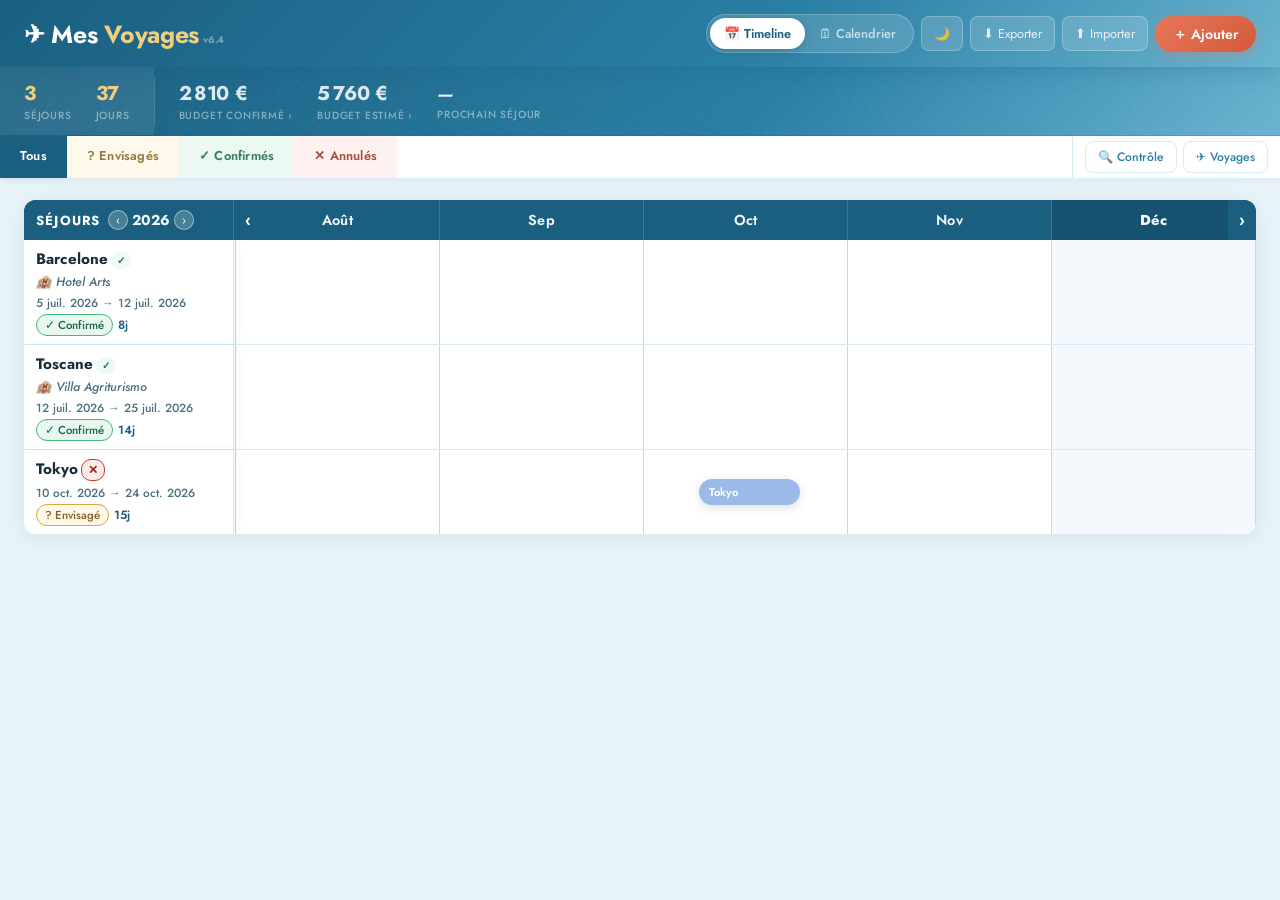
<file: index.html>
<!-- v2026-05-07_09h14 (Paris) - découpage du fichier html d'origine et création de fichiers js et d'un fichier css -->
<!DOCTYPE html>
<html lang="fr">
<head>
<meta charset="UTF-8">
<meta name="viewport" content="width=device-width, initial-scale=1.0, viewport-fit=cover">
<title>Mes Voyages</title>

<!-- PWA Meta -->
<meta name="mobile-web-app-capable" content="yes">
<meta name="apple-mobile-web-app-capable" content="yes">
<meta name="apple-mobile-web-app-status-bar-style" content="black-translucent">
<meta name="apple-mobile-web-app-title" content="Mes Voyages">
<meta name="theme-color" content="#1a1a2e">
<meta name="description" content="Planificateur de voyages personnel">

<!-- PWA Manifest (inline via data URI) -->
<link rel="manifest" href="data:application/json;charset=utf-8,{
  %22name%22:%22Mes%20Voyages%22,
  %22short_name%22:%22Voyages%22,
  %22description%22:%22Planificateur%20de%20voyages%20personnel%22,
  %22start_url%22:%22.%2Findex.html%22,
  %22display%22:%22standalone%22,
  %22orientation%22:%22portrait%22,
  %22background_color%22:%22%231a1a2e%22,
  %22theme_color%22:%22%231a1a2e%22,
  %22icons%22:[
    {%22src%22:%22data:image/svg+xml,%3Csvg%20xmlns%3D'http%3A%2F%2Fwww.w3.org%2F2000%2Fsvg'%20viewBox%3D'0%200%20512%20512'%3E%3Crect%20width%3D'512'%20height%3D'512'%20rx%3D'80'%20fill%3D'%231a1a2e'%2F%3E%3Ctext%20x%3D'256'%20y%3D'340'%20font-size%3D'300'%20text-anchor%3D'middle'%3E%E2%9C%88%3C%2Ftext%3E%3C%2Fsvg%3E%22,%22sizes%22:%22512x512%22,%22type%22:%22image/svg+xml%22}
  ]
}">

<!-- Apple Touch Icon (inline SVG → PNG via canvas trick not needed, use inline SVG) -->
<link rel="apple-touch-icon" href="data:image/svg+xml,<svg xmlns='http://www.w3.org/2000/svg' viewBox='0 0 512 512'><rect width='512' height='512' rx='80' fill='%231a1a2e'/><text x='256' y='340' font-size='300' text-anchor='middle'>✈</text></svg>">

<link href="https://fonts.googleapis.com/css2?family=Jost:wght@300;400;500;600;700&display=swap" rel="stylesheet">
<style>
/* ── LIGHT MODE (default) ────────────────────────────────── */
:root {
  --ink: #1a2e3a; --paper: #f4f8fb; --sand: #d8eaf4; --sand2: #e8f3f9;
  --terra: #e8765a; --ocean: #2a7fa5; --forest: #4a7c59; --sunset: #e8845a; --gold: #c8a84b;
  --sky: #e8f4f8; --sea: #2a7fa5; --sea-deep: #1a5f80; --sea-light: #6ab4d0; --sea-pale: #c8e8f4;
  --s-plan-bg:#fff8e8; --s-plan-bd:#d4a843; --s-plan-tx:#806020;
  --s-confirm-bg:#e8f8f0; --s-confirm-bd:#48b87a; --s-confirm-tx:#1a6640;
  --s-cancel-bg:#fef0ee; --s-cancel-bd:#e08070; --s-cancel-tx:#903020;
  --r:12px; --sh:0 4px 24px rgba(26,95,128,.10); --sh2:0 12px 40px rgba(26,95,128,.18);
  /* Surface tokens — light */
  --bg-page:#e8f4f8; --bg-card:#ffffff; --bg-card2:#f4f8fb;
  --bg-input:#ffffff; --bg-cell-alt:#f7fbfd;
  --text-main:#1a2e3a; --text-mid:#4a7080; --text-light:#8aaabb;
  --border:#d8eaf4; --border2:#c0d8e8; --row-hover:#e8f4f8;
  /* Theme header colors per filter */
  --theme-all-bg:#1a5f80; --theme-plan-bg:#7a5a00; --theme-confirm-bg:#1a5a30; --theme-cancel-bg:#7a2020;
  /* Dur tag readable */
  --dur-color:#1a5f80;
}

/* ── DARK MODE — Nuit Méditerranéenne ────────────────────── */
[data-theme="dark"] {
  --bg-page:#0a1520; --bg-card:#112030; --bg-card2:#0d1a28;
  --bg-input:#152535; --bg-cell-alt:#0c1825;
  --text-main:#d8eaf5; --text-mid:#90b8cc; --text-light:#6090a8;
  --border:rgba(100,180,220,.18); --border2:rgba(100,180,220,.28);
  --row-hover:#152535;
  --paper:#112030; --sand:rgba(100,180,220,.15); --sand2:#1a2e40;
  --sky:#0a1520; --ink:#d8eaf5; --sea-pale:#1a3550;
  --sh:0 4px 24px rgba(0,0,0,.4); --sh2:0 12px 40px rgba(0,0,0,.5);
  --s-plan-bg:#2a2210; --s-plan-bd:#c0a030; --s-plan-tx:#e8cc60;
  --s-confirm-bg:#0a2518; --s-confirm-bd:#30a060; --s-confirm-tx:#60e090;
  --s-cancel-bg:#250a0a; --s-cancel-bd:#a04040; --s-cancel-tx:#e07070;
  /* Theme header colors per filter — dark variants */
  --theme-all-bg:#0d2535; --theme-plan-bg:#2a2210; --theme-confirm-bg:#0a2518; --theme-cancel-bg:#250a0a;
  --dur-color:#90b8cc;
  color-scheme:dark;
}
*{box-sizing:border-box;margin:0;padding:0}
html{scroll-behavior:smooth}
body{font-family:'Jost',sans-serif;background:var(--bg-page);color:var(--text-main);min-height:100vh;transition:background .3s,color .3s}

/* HEADER */
header{background:linear-gradient(135deg,var(--sea-deep) 0%,var(--sea) 60%,var(--sea-light) 100%);color:#fff;padding:14px 24px;padding-top:max(14px,env(safe-area-inset-top));display:flex;align-items:center;justify-content:space-between;position:sticky;top:0;z-index:100;box-shadow:0 2px 20px rgba(26,95,128,.3);gap:10px;flex-wrap:wrap}
header h1{font-family:'Jost',sans-serif;font-size:1.55rem;font-weight:700;white-space:nowrap;letter-spacing:-.3px}
header h1 span{color:#f0d080}
.version{font-size:.62rem;color:rgba(255,255,255,.4);align-self:flex-end;margin-bottom:2px;margin-left:4px}
.hr{display:flex;gap:7px;align-items:center;flex-wrap:wrap}
.vtoggle{display:flex;background:rgba(255,255,255,.15);border-radius:30px;padding:3px;border:1px solid rgba(255,255,255,.2)}
.vbtn{padding:6px 14px;border:none;background:transparent;color:rgba(255,255,255,.7);cursor:pointer;font-family:'Jost',sans-serif;font-size:.8rem;font-weight:500;transition:all .2s;border-radius:30px}
.vbtn.active{background:#fff;color:var(--sea-deep);font-weight:600;box-shadow:0 2px 8px rgba(0,0,0,.15)}
.bio{background:rgba(255,255,255,.15);color:rgba(255,255,255,.85);border:1px solid rgba(255,255,255,.25);padding:7px 12px;border-radius:8px;cursor:pointer;font-family:'Jost',sans-serif;font-size:.8rem;transition:background .2s;white-space:nowrap}
.bio:hover{background:rgba(255,255,255,.25);color:#fff}
.badd{background:linear-gradient(135deg,var(--terra),#d45a3a);color:#fff;border:none;padding:8px 18px;border-radius:30px;cursor:pointer;font-family:'Jost',sans-serif;font-size:.88rem;font-weight:600;white-space:nowrap;transition:all .2s;box-shadow:0 3px 12px rgba(232,118,90,.4)}
.badd:hover{transform:translateY(-1px);box-shadow:0 5px 16px rgba(232,118,90,.5)}

/* FILTER TABS */
.fbar{display:flex;gap:0;align-items:stretch;border-bottom:none;padding:0;background:var(--bg-card);box-shadow:0 2px 8px rgba(26,95,128,.08);justify-content:space-between}
.fbar-tabs{display:flex}
.fbar-actions{display:flex;align-items:center;gap:6px;padding:0 12px;border-left:1px solid var(--border)}
.ftab{padding:10px 20px;border:none;cursor:pointer;font-family:'Jost',sans-serif;font-size:.8rem;font-weight:600;transition:all .2s;letter-spacing:.2px;border-bottom:3px solid transparent;opacity:.85;background:transparent}
.ftab:hover{opacity:1}
.ftab[data-f="all"]{background:var(--sea-deep);color:#fff}
.ftab[data-f="plan"]{background:var(--s-plan-bg);color:var(--s-plan-tx)}
.ftab[data-f="confirm"]{background:var(--s-confirm-bg);color:var(--s-confirm-tx)}
.ftab[data-f="cancel"]{background:var(--s-cancel-bg);color:var(--s-cancel-tx)}
.ftab.fa{opacity:1;border-bottom:3px solid var(--sea-deep);box-shadow:0 -2px 8px rgba(26,95,128,.15)}
.ftab.fp{opacity:1;border-bottom:3px solid var(--s-plan-bd)}
.ftab.fc{opacity:1;border-bottom:3px solid var(--s-confirm-bd)}
.ftab.fx{opacity:1;border-bottom:3px solid var(--s-cancel-bd)}
/* Action buttons inside filter bar */
.fbar-btn{padding:6px 12px;border-radius:8px;border:1.5px solid var(--border);background:var(--bg-card);cursor:pointer;font-family:'Jost',sans-serif;font-size:.76rem;font-weight:500;color:var(--ocean);transition:all .2s;white-space:nowrap}
.fbar-btn:hover{background:var(--ocean);color:#fff;border-color:var(--ocean)}

/* STATS BAR */
.sbar{display:flex;border-bottom:1px solid rgba(26,95,128,.15);flex-wrap:wrap;background:linear-gradient(135deg,var(--sea-deep) 0%,var(--sea) 60%,var(--sea-light) 100%);align-items:stretch;position:relative;overflow:hidden}
.sbar::after{content:'';position:absolute;inset:0;background:repeating-linear-gradient(-55deg,transparent,transparent 8px,rgba(255,255,255,.03) 8px,rgba(255,255,255,.03) 9px);pointer-events:none}
/* Left colored block: s1 + s2 */
.sbar-left{display:flex;gap:24px;padding:12px 24px;transition:background .25s,color .25s;align-items:center;position:relative;z-index:1}
.sbar-left.tc-all{background:rgba(255,255,255,.08)}
.sbar-left.tc-plan{background:var(--s-plan-bg)}
.sbar-left.tc-confirm{background:var(--s-confirm-bg)}
.sbar-left.tc-cancel{background:var(--s-cancel-bg)}
.sbar-left .stv{transition:color .25s}
.sbar-left.tc-all .stv{color:#f0d080}
.sbar-left.tc-plan .stv{color:var(--s-plan-tx)}
.sbar-left.tc-confirm .stv{color:var(--s-confirm-tx)}
.sbar-left.tc-cancel .stv{color:var(--s-cancel-tx)}
.sbar-left.tc-all .stl{color:rgba(255,255,255,.45)}
.sbar-left.tc-plan .stl,.sbar-left.tc-confirm .stl,.sbar-left.tc-cancel .stl{color:rgba(0,0,0,.45)}
/* Separator */
.sbar-sep{width:1px;background:rgba(255,255,255,.18);margin:10px 0;position:relative;z-index:1}
/* Right fixed block */
.sbar-right{display:flex;gap:24px;padding:12px 24px;align-items:center;flex-wrap:wrap;position:relative;z-index:1}
.st{display:flex;flex-direction:column}
.stv{font-family:'Jost',sans-serif;font-size:1.25rem;font-weight:700;color:rgba(255,255,255,.85);letter-spacing:-.3px}
.stl{font-size:.65rem;color:rgba(255,255,255,.45);text-transform:uppercase;letter-spacing:.8px;font-family:'Jost',sans-serif;font-weight:500}
/* Prochain séjour: larger and more prominent */
#s5{font-size:1.15rem;font-weight:600;font-style:italic;color:rgba(255,255,255,.95)}

/* MAIN */
main{padding:22px 24px}
.view{display:none}.view.active{display:block}

/* GANTT */
.th{display:flex;align-items:center;justify-content:flex-end;margin-bottom:12px;flex-wrap:wrap;gap:8px}
.gwrap{background:var(--bg-card);border-radius:var(--r);box-shadow:var(--sh);overflow:hidden;position:relative}
.gscroll{overflow-x:scroll;-webkit-overflow-scrolling:touch;scrollbar-width:none;cursor:grab}
/* Floating scroll arrows: height matches header, never overflows */
.gscroll-arrow{position:absolute;top:0;width:28px;height:44px;max-height:100%;display:flex;align-items:center;justify-content:center;cursor:pointer;z-index:10;background:var(--sea-deep);color:#fff;font-size:1.1rem;font-weight:700;border:none;transition:background .2s;pointer-events:all;overflow:hidden}
.gscroll-arrow:hover{background:var(--sea)}
.gscroll-arrow.left{left:210px;border-radius:0 4px 4px 0}
.gscroll-arrow.right{right:0;border-radius:4px 0 0 4px}
.gscroll::-webkit-scrollbar{display:none}
.gscroll.dragging{cursor:grabbing;user-select:none}
.gtable{display:inline-flex;flex-direction:column;min-width:100%}

/* Header */
.gantt-head{display:flex;user-select:none;background:var(--theme-bg,var(--sea-deep));color:var(--theme-tx,#fff);transition:background .25s,color .25s;position:relative}
/* Floating scroll arrows: clipped to header height only */
.gscroll-arrow{position:absolute;top:0;width:28px;height:var(--head-h,44px);display:flex;align-items:center;justify-content:center;cursor:pointer;z-index:10;background:var(--sea-deep);color:#fff;font-size:1.1rem;font-weight:700;border:none;transition:background .2s;pointer-events:all}
.gscroll-arrow:hover{background:var(--sea)}
.gscroll-arrow.left{left:210px;border-radius:0 4px 4px 0}
.gscroll-arrow.right{right:0;border-radius:4px 0 0 4px}
/* Label cell: SÉJOURS + year nav on same line */
.gh-label{width:210px;min-width:210px;padding:7px 12px;border-right:1px solid var(--theme-sep,rgba(255,255,255,.1));position:sticky;left:0;z-index:4;background:var(--theme-bg,var(--sea-deep));box-sizing:border-box;transition:background .25s,color .25s;display:flex;flex-direction:row;align-items:center;gap:8px;flex-wrap:nowrap}
.gh-label-title{font-size:.82rem;text-transform:uppercase;letter-spacing:1.2px;font-weight:700;font-family:'Jost',sans-serif;color:#fff;white-space:nowrap;flex-shrink:0}
.gh-year-nav{display:flex;align-items:center;gap:4px;flex-shrink:0}
.gh-yr-btn{width:20px;height:20px;border-radius:50%;border:1.5px solid rgba(255,255,255,.45);background:rgba(255,255,255,.2);cursor:pointer;color:#fff;font-size:.72rem;display:flex;align-items:center;justify-content:center;transition:all .2s;font-family:'Jost',sans-serif}
.gh-yr-btn:hover{background:rgba(255,255,255,.45)}
.gh-year{font-family:'Jost',sans-serif;font-size:.9rem;font-weight:700;color:var(--theme-tx,#fff);min-width:36px;text-align:center}
/* Month names */
.gh-mon{width:var(--mcw,80px);min-width:var(--mcw,80px);padding:10px 3px;text-align:center;font-size:.9rem;font-weight:600;border-right:1px solid var(--theme-sep,rgba(255,255,255,.1));box-sizing:border-box;flex-shrink:0;font-family:'Jost',sans-serif;letter-spacing:.3px}
.gh-mon.cur{background:rgba(0,0,0,.12);font-weight:800}

/* Data rows */
.gantt-row{display:flex;border-bottom:1px solid var(--border);min-height:60px;cursor:pointer;transition:background .15s}
.gantt-row:hover{background:var(--row-hover)}.gantt-row:last-child{border-bottom:none}
.ginfo{width:210px;min-width:210px;padding:8px 12px;display:flex;flex-direction:column;justify-content:center;gap:3px;border-right:1px solid var(--border);position:sticky;left:0;background:var(--bg-card);z-index:2;box-shadow:3px 0 8px rgba(26,95,128,.06);box-sizing:border-box;flex-shrink:0}
.gantt-row:hover .ginfo{background:var(--row-hover)}
.gdest{font-weight:700;font-size:.95rem;white-space:nowrap;overflow:hidden;text-overflow:ellipsis;font-family:'Jost',sans-serif;color:var(--text-main)}
.ghotel{font-size:.78rem;color:var(--text-mid);white-space:nowrap;overflow:hidden;text-overflow:ellipsis;font-style:italic;font-weight:500}
.gdates-row{font-size:.74rem;color:var(--text-mid);font-weight:500;font-family:'Jost',sans-serif}
.gmeta{display:flex;gap:5px;align-items:center;flex-wrap:wrap}
.gdur{font-size:.75rem;color:var(--dur-color);font-weight:600}

/* Month cells */
.gcols{display:flex;flex:1;position:relative}
.gcol{width:var(--mcw,80px);min-width:var(--mcw,80px);border-right:1px solid var(--border2);box-sizing:border-box;flex-shrink:0}
.gcol.cur{background:rgba(100,180,220,.08)}

/* Bar track */
.gbar-track{position:absolute;inset:0;pointer-events:none}
.gbar{position:absolute;height:26px;top:50%;transform:translateY(-50%);border-radius:13px;display:flex;align-items:center;padding:0 10px;font-size:.7rem;font-weight:600;color:#fff;white-space:nowrap;overflow:hidden;text-overflow:ellipsis;box-shadow:0 3px 10px rgba(0,0,0,.2);pointer-events:all;font-family:'Jost',sans-serif}
.gbar:hover{opacity:.82}
.gbar.sp{opacity:.6;background-image:repeating-linear-gradient(45deg,transparent,transparent 4px,rgba(255,255,255,.15) 4px,rgba(255,255,255,.15) 8px)}
.gbar.sx{opacity:.3}
.gempty{padding:36px;text-align:center;color:#ccc;font-style:italic}

/* CALENDAR */
.ch{display:flex;align-items:center;justify-content:space-between;margin-bottom:16px}
.cnav{display:flex;align-items:center;gap:12px}
.ctitle{font-family:'Jost',sans-serif;font-size:1.3rem;font-weight:700;min-width:200px;text-align:center;letter-spacing:-.2px}
.cgrid{background:var(--bg-card);border-radius:var(--r);box-shadow:var(--sh);overflow:hidden}
.cdh{display:grid;grid-template-columns:repeat(7,1fr);background:var(--theme-bg,var(--sea-deep));color:var(--theme-tx,#fff);transition:background .25s,color .25s}
.cdn{padding:11px;text-align:center;font-size:.72rem;font-weight:600;text-transform:uppercase;letter-spacing:.5px;font-family:'Jost',sans-serif}
.cbody{display:grid;grid-template-columns:repeat(7,1fr)}
.ccell{min-height:76px;padding:5px;border-right:1px solid var(--border);border-bottom:1px solid var(--border);background:var(--bg-card)}
.ccell:nth-child(7n){border-right:none}
.ccell.om{background:var(--bg-cell-alt)}
.ccell.td .cdate{background:var(--terra);color:#fff;border-radius:50%;width:23px;height:23px;display:flex;align-items:center;justify-content:center}
.cdate{font-size:.79rem;font-weight:500;margin-bottom:3px;display:inline-block;width:23px;height:23px;line-height:23px;text-align:center;color:var(--text-mid)}
.cbody{display:grid;grid-template-columns:repeat(7,1fr)}
.ccell{min-height:76px;padding:5px;border-right:1px solid var(--sand);border-bottom:1px solid var(--sand)}
.ccell:nth-child(7n){border-right:none}
.ccell.td .cdate{background:var(--terra);color:#fff;border-radius:50%;width:23px;height:23px;display:flex;align-items:center;justify-content:center}
.cdate{font-size:.79rem;font-weight:500;margin-bottom:3px;display:inline-block;width:23px;height:23px;line-height:23px;text-align:center}
.cev{font-size:.67rem;padding:2px 5px;border-radius:3px;margin-bottom:2px;color:#fff;white-space:nowrap;overflow:hidden;text-overflow:ellipsis;cursor:pointer;display:block}
.cev.sp{opacity:.6}
.cev.sx{opacity:.38;text-decoration:line-through}
/* Wrapper for positioning half-width bars */
.cev-wrap{position:relative;height:18px;margin-bottom:2px;cursor:pointer}
.cev-wrap .cev{position:absolute;top:0;height:100%;margin-bottom:0;line-height:14px}
.cev-wrap .cev.ev-full{left:0;right:0}
.cev-wrap .cev.ev-start{left:50%;right:0;border-radius:3px}
.cev-wrap .cev.ev-end{left:0;right:50%;border-radius:3px}
.cev-wrap .cev.ev-solo{left:25%;right:25%;border-radius:3px}

/* BADGE */
.badge{display:inline-flex;align-items:center;gap:3px;padding:2px 8px;border-radius:20px;font-size:.72rem;font-weight:500;border:1.5px solid transparent}
.bp{background:var(--s-plan-bg);border-color:var(--s-plan-bd);color:var(--s-plan-tx)}
.bc{background:var(--s-confirm-bg);border-color:var(--s-confirm-bd);color:var(--s-confirm-tx)}
.bx{background:var(--s-cancel-bg);border-color:var(--s-cancel-bd);color:var(--s-cancel-tx)}

/* OVERLAY / MODAL */
.overlay{position:fixed;inset:0;background:rgba(26,26,46,.55);backdrop-filter:blur(4px);z-index:200;display:none;align-items:center;justify-content:center;padding:14px}
.overlay.open{display:flex}
.modal{background:var(--bg-card);border-radius:16px;width:100%;max-width:620px;max-height:93vh;overflow-y:auto;box-shadow:var(--sh2);animation:mIn .22s ease}
@keyframes mIn{from{opacity:0;transform:translateY(14px) scale(.97)}to{opacity:1;transform:none}}
.mhd{padding:20px 24px 0;display:flex;align-items:center;justify-content:space-between}
.mtitle{font-family:'Jost',sans-serif;font-size:1.2rem;font-weight:700;letter-spacing:-.2px}
.mclose{background:var(--sand2);border:none;width:30px;height:30px;border-radius:50%;cursor:pointer;font-size:.95rem;display:flex;align-items:center;justify-content:center;transition:background .2s;flex-shrink:0;color:var(--text-main)}
.mclose:hover{background:var(--border2)}
.mbody{padding:16px 24px 24px}

/* TABS */
.tabbar{display:flex;gap:3px;border-bottom:2px solid var(--border);margin-bottom:16px}
.tabbtn{padding:7px 15px;background:none;border:none;cursor:pointer;font-family:'Jost',sans-serif;font-size:.84rem;font-weight:500;color:var(--text-light);border-bottom:2px solid transparent;margin-bottom:-2px;transition:all .18s}
.tabbtn.active{color:var(--ocean);border-bottom-color:var(--ocean)}
.tabbtn.active{color:var(--ocean);border-bottom-color:var(--ocean)}
.tabpane{display:none}.tabpane.active{display:block}

/* FORM */
.fr{display:grid;grid-template-columns:1fr 1fr;gap:12px;margin-bottom:12px}
.fr.s{grid-template-columns:1fr}.fr.t{grid-template-columns:1fr 1fr 1fr}
.fg{display:flex;flex-direction:column;gap:4px}
.fl{font-size:.73rem;text-transform:uppercase;letter-spacing:.5px;font-weight:600;color:var(--text-mid)}
.fi{padding:8px 11px;border:2px solid var(--border);border-radius:8px;font-family:'Jost',sans-serif;font-size:.9rem;transition:border-color .2s;background:var(--bg-input);width:100%;color:var(--text-main)}
.fi:focus{outline:none;border-color:var(--ocean)}
textarea.fi{resize:vertical;min-height:68px}
select.fi{cursor:pointer}

/* Autocomplete */
.acw{position:relative}
.aclist{position:absolute;top:100%;left:0;right:0;background:var(--bg-card);border:2px solid var(--ocean);border-top:none;border-radius:0 0 8px 8px;z-index:50;max-height:170px;overflow-y:auto;box-shadow:var(--sh)}
.acitem{padding:8px 11px;cursor:pointer;font-size:.9rem;transition:background .12s;display:flex;align-items:center;gap:7px;color:var(--text-main)}
.acitem:hover{background:var(--sand2)}
.acic{font-size:.78rem;color:#ccc}

/* Color */
.crow{display:flex;gap:8px;flex-wrap:wrap;margin-top:3px}
.sw{width:24px;height:24px;border-radius:50%;cursor:pointer;border:3px solid transparent;transition:transform .15s,border-color .15s}
.sw:hover{transform:scale(1.15)}.sw.sel{border-color:var(--ink);transform:scale(1.1)}

/* Status selector */
.srow{display:flex;gap:7px;margin-top:3px;flex-wrap:wrap}
.sopt{padding:5px 13px;border-radius:20px;border:2px solid transparent;cursor:pointer;font-size:.8rem;font-weight:500;transition:all .18s;opacity:.5}
.sopt.sel{opacity:1}
.sopt.op{background:var(--s-plan-bg);border-color:var(--s-plan-bd);color:var(--s-plan-tx)}
.sopt.oc{background:var(--s-confirm-bg);border-color:var(--s-confirm-bd);color:var(--s-confirm-tx)}
.sopt.ox{background:var(--s-cancel-bg);border-color:var(--s-cancel-bd);color:var(--s-cancel-tx)}

/* Form actions */
.factions{display:flex;gap:9px;justify-content:flex-end;margin-top:16px;padding-top:13px;border-top:1px solid var(--border)}
.bcanc{padding:8px 16px;border:2px solid var(--border);background:none;border-radius:8px;cursor:pointer;font-family:'Jost',sans-serif;font-size:.86rem;transition:background .2s;color:var(--text-main)}
.bcanc:hover{background:var(--sand2)}
.bsave{padding:8px 20px;background:var(--ocean);color:#fff;border:none;border-radius:8px;cursor:pointer;font-family:'Jost',sans-serif;font-size:.86rem;font-weight:500;transition:background .2s}
.bsave:hover{background:var(--sea-deep)}
.bdel{padding:8px 13px;background:none;color:var(--s-cancel-tx);border:2px solid var(--s-cancel-bd);border-radius:8px;cursor:pointer;font-family:'Jost',sans-serif;font-size:.86rem;transition:all .2s;margin-right:auto}
.bdel:hover{background:var(--s-cancel-bg)}

/* Transport */
.tlist{display:flex;flex-direction:column;gap:9px;margin-bottom:12px}
.tcard{background:var(--sand2);border-radius:10px;padding:11px 13px;display:flex;align-items:flex-start;gap:9px}
.tic{font-size:1.25rem;flex-shrink:0;margin-top:2px}
.tinfo{flex:1;min-width:0}
.troute{font-weight:500;font-size:.88rem;color:var(--text-main)}
.tmeta{font-size:.76rem;color:var(--text-mid);margin-top:2px}
.tacts{display:flex;gap:5px;flex-shrink:0}
.bic{background:none;border:none;cursor:pointer;font-size:.82rem;padding:3px 5px;border-radius:6px;transition:background .15s;color:#999}
.bic:hover{background:var(--sand);color:var(--ink)}
.batr{width:100%;padding:8px;border:2px dashed var(--sand);border-radius:10px;background:none;cursor:pointer;font-family:'DM Sans',sans-serif;font-size:.83rem;color:#bbb;transition:all .2s}
.batr:hover{border-color:var(--ocean);color:var(--ocean);background:#f0f7fb}
.tform{display:none;margin-top:12px;background:var(--sand2);border-radius:10px;padding:13px}

/* Detail */
.ddest{font-family:'Jost',sans-serif;font-size:1.4rem;font-weight:700;letter-spacing:-.3px;color:var(--text-main)}
.ddates{color:var(--text-mid);font-size:.86rem;margin:4px 0 13px}
.dchips{display:flex;gap:7px;flex-wrap:wrap;margin-bottom:14px}
.chip{padding:4px 11px;border-radius:20px;font-size:.76rem;font-weight:500}
.dsec{margin-top:13px}
.dstitle{font-size:.7rem;text-transform:uppercase;letter-spacing:.5px;color:var(--text-mid);margin-bottom:5px;font-weight:600}
.dsval{font-size:.88rem;line-height:1.5;color:var(--text-main)}
.tdcard{background:var(--sand2);border-radius:8px;padding:9px 11px;margin-bottom:7px}
.tdroute{font-weight:500;font-size:.86rem;color:var(--text-main)}
.tdmeta{color:var(--text-mid);font-size:.76rem;margin-top:2px}

/* TOAST */
.toast{position:fixed;bottom:22px;left:50%;transform:translateX(-50%) translateY(80px);background:var(--sea-deep);color:#fff;padding:10px 20px;border-radius:30px;font-size:.86rem;font-weight:500;box-shadow:0 8px 22px rgba(0,0,0,.35);z-index:999;transition:transform .28s cubic-bezier(.34,1.56,.64,1);pointer-events:none}
.toast.show{transform:translateX(-50%) translateY(0)}

/* VOYAGES MODAL */
.voy-group{border:1.5px solid var(--border);border-radius:12px;margin-bottom:16px;overflow:hidden}
.voy-group-hd{background:var(--sea-deep);color:#fff;padding:10px 16px;display:flex;align-items:center;gap:10px;flex-wrap:wrap}
.voy-group-name{font-family:'Jost',sans-serif;font-size:1rem;font-weight:700;flex:1}
.voy-group-dates{font-size:.75rem;color:rgba(255,255,255,.85);font-weight:500}
.voy-group-dur{font-size:.75rem;color:var(--gold);font-weight:600}
.voy-transport-row{display:flex;align-items:flex-start;gap:10px;padding:10px 16px;background:var(--bg-card2);border-bottom:1px solid var(--border)}
.voy-transport-icon{font-size:1.1rem;flex-shrink:0;margin-top:1px}
.voy-transport-info{flex:1;min-width:0}
.voy-transport-route{font-weight:500;font-size:.86rem;color:var(--text-main)}
.voy-transport-meta{font-size:.75rem;color:var(--text-mid);margin-top:2px}
.voy-stay{padding:12px 16px;border-bottom:1px solid var(--border);cursor:pointer;transition:background .15s}
.voy-stay:hover{background:var(--row-hover)}
.voy-stay:last-child{border-bottom:none}
.voy-stay-hd{display:flex;align-items:center;gap:8px;margin-bottom:4px}
.voy-stay-dot{width:9px;height:9px;border-radius:50%;flex-shrink:0}
.voy-stay-dest{font-weight:600;font-size:.92rem;flex:1;color:var(--text-main)}
.voy-stay-dates{font-size:.75rem;color:var(--text-mid)}
.voy-stay-hotel{font-size:.76rem;color:var(--text-mid);font-style:italic;margin-top:2px}
.voy-stay-svcs{display:flex;gap:4px;margin-top:4px;flex-wrap:wrap}
.voy-stay-svc{font-size:.72rem;background:var(--sand2);border:1px solid var(--border);color:var(--ocean);padding:1px 6px;border-radius:10px}
.voy-divider{display:flex;align-items:center;gap:8px;padding:5px 16px;background:var(--bg-card2);border-bottom:1px solid var(--border)}
.voy-divider-line{flex:1;height:1px;background:var(--border)}
.voy-divider-lbl{font-size:.7rem;color:var(--text-mid);text-transform:uppercase;letter-spacing:.5px;font-weight:500}

/* CHECKLIST */
.cl-tabs{display:flex;gap:0;margin-bottom:16px;border-radius:8px;overflow:hidden;border:1.5px solid var(--border)}
.cl-tab{flex:1;padding:8px;border:none;cursor:pointer;font-family:'Jost',sans-serif;font-size:.82rem;font-weight:600;transition:all .2s;background:var(--sand2);color:var(--text-mid)}
.cl-tab.active{background:var(--sea-deep);color:#fff}
.cl-section{margin-bottom:4px}
.cl-section-title{font-size:.72rem;text-transform:uppercase;letter-spacing:.5px;color:var(--text-light);margin-bottom:8px;font-weight:600}
.cl-add-row{display:flex;gap:8px;margin-bottom:14px;position:relative}
.cl-add-input{flex:1;padding:9px 12px;border:2px solid var(--border);border-radius:8px;font-family:'Jost',sans-serif;font-size:.9rem;transition:border-color .2s;background:var(--bg-input);color:var(--text-main)}
.cl-add-input:focus{outline:none;border-color:var(--ocean)}
.cl-add-btn{padding:9px 16px;background:var(--ocean);color:#fff;border:none;border-radius:8px;cursor:pointer;font-size:.88rem;font-weight:600;white-space:nowrap;transition:background .2s}
.cl-add-btn:hover{background:var(--sea-deep)}
.cl-suggest{position:absolute;top:100%;left:0;right:48px;background:var(--bg-card);border:2px solid var(--ocean);border-top:none;border-radius:0 0 8px 8px;z-index:50;max-height:160px;overflow-y:auto;box-shadow:var(--sh)}
.cl-suggest-item{padding:8px 12px;cursor:pointer;font-size:.88rem;transition:background .12s;display:flex;align-items:center;gap:7px;color:var(--text-main)}
.cl-suggest-item:hover{background:var(--sand2)}
.cl-items{display:flex;flex-direction:column;gap:6px;min-height:32px}
.cl-item{display:flex;align-items:center;gap:10px;padding:8px 10px;background:var(--sand2);border-radius:8px;border:1.5px solid transparent;transition:all .15s}
.cl-item.done{background:var(--s-confirm-bg);border-color:var(--s-confirm-bd);opacity:.85}
.cl-item.done .cl-item-text{text-decoration:line-through;color:var(--text-mid)}
.cl-checkbox{width:18px;height:18px;border-radius:4px;border:2px solid var(--border2);cursor:pointer;display:flex;align-items:center;justify-content:center;font-size:.75rem;flex-shrink:0;transition:all .15s;background:var(--bg-input)}
.cl-checkbox.checked{background:var(--forest);border-color:var(--forest);color:#fff}
.cl-item-text{flex:1;font-size:.88rem;color:var(--text-main)}
.cl-item-cat{font-size:.68rem;padding:1px 7px;border-radius:10px;font-weight:600;flex-shrink:0}
.cl-item-cat.bagages{background:var(--s-confirm-bg);color:var(--s-confirm-tx);border:1px solid var(--s-confirm-bd)}
.cl-item-cat.surSoi{background:var(--s-plan-bg);color:var(--s-plan-tx);border:1px solid var(--s-plan-bd)}
.cl-item-cat.actions{background:var(--s-cancel-bg);color:var(--s-cancel-tx);border:1px solid var(--s-cancel-bd)}
.cl-item-del{background:none;border:none;cursor:pointer;color:var(--text-light);font-size:.85rem;padding:2px 4px;border-radius:4px;transition:color .15s}
.cl-item-del:hover{color:#c0392b}
.cl-footer{display:flex;justify-content:space-between;align-items:center;margin-top:16px;padding-top:12px;border-top:1px solid var(--sand)}
.cl-progress{font-size:.8rem;color:#888}
.cl-progress strong{color:var(--ocean)}
.cl-reset-btn{font-size:.78rem;color:#aaa;background:none;border:1px solid var(--sand);padding:4px 10px;border-radius:6px;cursor:pointer;transition:all .15s}
.cl-reset-btn:hover{color:var(--ink);border-color:#bbb}
.cl-template-btn{font-size:.78rem;color:var(--ocean);background:none;border:1px solid var(--sky);padding:4px 10px;border-radius:6px;cursor:pointer;transition:all .15s}
.cl-template-btn:hover{background:#f0f7fb}

/* GROUP PANEL */
.gpanel{background:var(--bg-card);border-radius:var(--r);box-shadow:var(--sh);margin-bottom:18px;overflow:hidden;border:1px solid var(--border)}
.gpanel-hd{background:var(--sea-deep);color:#fff;padding:10px 16px;display:flex;align-items:center;gap:8px;font-size:.8rem;font-weight:600;text-transform:uppercase;letter-spacing:.5px}
.ggroup{border-bottom:1px solid var(--border);background:var(--bg-card)}
.ggroup:last-child{border-bottom:none}
.ggroup-hd{padding:10px 16px;display:flex;align-items:center;gap:10px;flex-wrap:wrap;cursor:pointer;transition:background .15s;color:var(--text-main)}
.ggroup-hd:hover{background:var(--row-hover)}
.ggroup-name{font-family:'Jost',sans-serif;font-size:1rem;font-weight:700;flex:1;color:var(--text-main)}
.ggroup-dates{font-size:.76rem;color:var(--text-mid)}
.ggroup-alerts{display:flex;gap:6px;flex-wrap:wrap}
.galert{display:inline-flex;align-items:center;gap:4px;padding:3px 9px;border-radius:20px;font-size:.73rem;font-weight:500;border:1.5px solid}
.galert-ok{background:#edfaf3;border-color:#3aad6e;color:#1e6b44}
.galert-warn{background:#fffbea;border-color:#f0c040;color:#92710a}
.galert-err{background:#fdecea;border-color:#c0392b;color:#922b21}
.ggroup-stays{padding:0 16px 10px 32px;display:flex;flex-direction:column;gap:5px;background:var(--bg-card)}
.gstay{display:flex;align-items:center;gap:8px;font-size:.84rem;padding:4px 0;border-bottom:1px dashed var(--border);color:var(--text-main)}
.gstay:last-child{border-bottom:none}
.gstay-dot{width:8px;height:8px;border-radius:50%;flex-shrink:0}
.gstay-name{flex:1;font-weight:500;color:var(--text-main)}
.gstay-dates{font-size:.74rem;color:var(--text-mid)}
.gstay-hotel{font-size:.74rem;color:var(--text-mid);font-style:italic}

/* Alert pill on gantt row */
.gpill{display:inline-flex;align-items:center;padding:1px 6px;border-radius:10px;font-size:.65rem;font-weight:700;margin-left:3px}
.gpill-ok{background:#edfaf3;color:#1e6b44}
.gpill-warn{background:#c0392b;color:#fff;font-size:.75rem}
.gpill-err{background:#fdecea;color:#922b21;border:1px solid #c0392b;font-size:.75rem}

/* HOTEL SERVICES */
.hsvc-row{display:flex;gap:8px;flex-wrap:wrap;margin-top:4px}
.hsvc{display:flex;align-items:center;gap:5px;padding:5px 10px;border-radius:8px;border:2px solid var(--sand);background:#fff;cursor:pointer;font-size:.8rem;font-weight:500;color:#888;transition:all .18s;user-select:none}
.hsvc:hover{border-color:#bbb;color:var(--ink)}
.hsvc.on{border-color:var(--ocean);background:#f0f7fb;color:var(--ocean)}
.hsvc-icon{font-size:.95rem}
/* Hotel service chips in detail view */
.hsvc-chip{display:inline-flex;align-items:center;gap:4px;padding:3px 9px;border-radius:20px;font-size:.75rem;font-weight:500;background:#f0f7fb;border:1.5px solid var(--sky);color:var(--ocean);margin:2px}
/* Hotel service icons in gantt */
.ghotel-svc{font-size:.7rem;margin-left:4px;opacity:.7}
.bud-section{margin-bottom:16px}
.bud-section-title{font-size:.72rem;text-transform:uppercase;letter-spacing:.6px;color:#aaa;margin-bottom:8px;font-weight:600}
.bud-grid{display:grid;grid-template-columns:1fr 1fr;gap:9px;margin-bottom:4px}
.bud-card{border-radius:10px;padding:12px 14px;display:flex;flex-direction:column;gap:2px}
.bud-card.bconf{background:var(--s-confirm-bg);border:1.5px solid var(--s-confirm-bd)}
.bud-card.bestim{background:var(--s-plan-bg);border:1.5px solid var(--s-plan-bd)}
.bud-lbl{font-size:.7rem;text-transform:uppercase;letter-spacing:.4px;font-weight:600}
.bud-card.bconf .bud-lbl{color:var(--s-confirm-tx)}
.bud-card.bestim .bud-lbl{color:var(--s-plan-tx)}
.bud-val{font-family:'DM Sans',sans-serif;font-size:1.3rem;font-weight:700;letter-spacing:-.4px}
.bud-card.bconf .bud-val{color:var(--s-confirm-tx)}
.bud-card.bestim .bud-val{color:var(--s-plan-tx)}
.bud-sub{font-size:.72rem;color:#aaa;margin-top:1px}
.bud-sep{height:1px;background:var(--sand);margin:14px 0}
.bud-total-grid{display:grid;grid-template-columns:1fr 1fr;gap:9px}
.bud-total{border-radius:10px;padding:14px 16px;display:flex;flex-direction:column;gap:2px}
.bud-total.bconf{background:var(--s-confirm-tx)}
.bud-total.bestim{background:var(--sea-deep)}
.bud-total .bud-lbl{color:rgba(255,255,255,.85)}
.bud-total .bud-val{color:#fff;font-size:1.5rem}
.bud-total .bud-sub{color:rgba(255,255,255,.7)}

@media(max-width:600px){
  main{padding:12px}header{padding:11px 13px}.sbar{padding:9px 13px;gap:12px}.fbar{padding:8px 13px}
  .fr{grid-template-columns:1fr}.fr.t{grid-template-columns:1fr 1fr}.mbody{padding:12px 14px 18px}
}
</style>
</head>
<body>

<header>
  <h1>✈ Mes <span>Voyages</span><span class="version">v6.4</span></h1>
  <div class="hr">
    <div class="vtoggle">
      <button class="vbtn active" onclick="switchView('timeline')">📅 Timeline</button>
      <button class="vbtn" onclick="switchView('calendar')">🗓 Calendrier</button>
    </div>
    <button class="bio" id="btn-theme" onclick="toggleTheme()" title="Mode sombre/clair">🌙</button>
    <button class="bio" onclick="exportData()">⬇ Exporter</button>
    <button class="bio" onclick="document.getElementById('imp').click()">⬆ Importer</button>
    <input type="file" id="imp" accept=".json" style="display:none" onchange="importData(event)">
    <button class="badd" onclick="openTripModal()">＋ Ajouter</button>
  </div>
</header>

<div class="sbar">
  <div class="sbar-left tc-all" id="sbar-left">
    <div class="st"><span class="stv" id="s1">0</span><span class="stl">Séjours</span></div>
    <div class="st"><span class="stv" id="s2">0</span><span class="stl">Jours</span></div>
  </div>
  <div class="sbar-sep"></div>
  <div class="sbar-right">
    <div class="st bud-clickable" onclick="openBudgetModal()" title="Détail du budget">
      <span class="stv" id="s3">—</span><span class="stl">Budget confirmé ›</span>
    </div>
    <div class="st bud-clickable" onclick="openBudgetModal()" title="Détail du budget">
      <span class="stv" id="s4">—</span><span class="stl">Budget estimé ›</span>
    </div>
    <div class="st"><span class="stv" id="s5">—</span><span class="stl">Prochain séjour</span></div>
  </div>
</div>

<div class="fbar">
  <div class="fbar-tabs">
    <button class="ftab fa" data-f="all" onclick="setFilter('all',this)">Tous</button>
    <button class="ftab" data-f="plan" onclick="setFilter('plan',this)">? Envisagés</button>
    <button class="ftab" data-f="confirm" onclick="setFilter('confirm',this)">✓ Confirmés</button>
    <button class="ftab" data-f="cancel" onclick="setFilter('cancel',this)">✕ Annulés</button>
  </div>
  <div class="fbar-actions">
    <button class="fbar-btn" id="btn-ctrl" onclick="toggleCtrlPanel()">🔍 Contrôle</button>
    <button class="fbar-btn" onclick="openVoyagesModal()">✈ Voyages</button>
  </div>
</div>

<main>
  <div class="view active" id="vt">
    <div class="gwrap">
      <button class="gscroll-arrow left" onclick="shiftMonths(-1)">‹</button>
      <button class="gscroll-arrow right" onclick="shiftMonths(1)">›</button>
      <div class="gscroll" id="gscroll"><div id="gantt"></div></div>
    </div>
  </div>

  <div class="view" id="vc">
    <div class="ch">
      <div class="cnav">
        <button class="nbtn" onclick="changeMonth(-1)">‹</button>
        <div class="ctitle" id="ctitle"></div>
        <button class="nbtn" onclick="changeMonth(1)">›</button>
      </div>
    </div>
    <div class="cgrid">
      <div class="cdh">
        <div class="cdn">Lun</div><div class="cdn">Mar</div><div class="cdn">Mer</div>
        <div class="cdn">Jeu</div><div class="cdn">Ven</div><div class="cdn">Sam</div><div class="cdn">Dim</div>
      </div>
      <div class="cbody" id="cbody"></div>
    </div>
  </div>
</main>

<div class="toast" id="toast"></div>

<!-- ══ TRIP MODAL ══════════════════════════════════════════════ -->
<div class="overlay" id="mtrip">
<div class="modal">
  <div class="mhd">
    <div class="mtitle" id="mtrip-title">Nouveau séjour</div>
    <button class="mclose" onclick="closeModal('mtrip')">✕</button>
  </div>
  <div class="mbody">
    <div class="tabbar">
      <button class="tabbtn active" data-tab="ti">🏖 Séjour</button>
      <button class="tabbtn" data-tab="tt">🚆 Transports</button>
      <button class="tabbtn" data-tab="tl">🚙 Location</button>
    </div>

    <div class="tabpane active" id="ti">
      <div class="fr s">
        <div class="fg">
          <label class="fl">🌍 Destination *</label>
          <div class="acw">
            <input class="fi" id="fd" placeholder="Paris, Tokyo…" autocomplete="off"
              oninput="showAC(this.value)" onblur="hideAC()" onfocus="showAC(this.value)">
            <div class="aclist" id="acl" style="display:none"></div>
          </div>
        </div>
      </div>
      <div class="fr">
        <div class="fg"><label class="fl">📅 Début *</label><input class="fi" id="fst" type="date"></div>
        <div class="fg"><label class="fl">📅 Fin *</label><input class="fi" id="fen" type="date"></div>
      </div>
      <div class="fr">
        <div class="fg"><label class="fl">🏨 Hébergement</label>
          <div class="acw">
            <input class="fi" id="fho" placeholder="Hôtel, Airbnb…" autocomplete="off"
              oninput="showACH(this.value)" onblur="hideACH()" onfocus="showACH(this.value)">
            <div class="aclist" id="aclh" style="display:none"></div>
          </div>
        </div>
        <div class="fg"><label class="fl">💰 Budget héberg. (€)</label><input class="fi" id="fbu" type="number" placeholder="0"></div>
      </div>
      <div class="fr s">
        <div class="fg">
          <label class="fl">🛎 Services hébergement</label>
          <div class="hsvc-row" id="fhsvc"></div>
        </div>
      </div>
      <div class="fr s">
        <div class="fg"><label class="fl">📌 Notes hébergement</label><input class="fi" id="fhno" placeholder="Numéro de réservation, code wifi…"></div>
      </div>
      <div class="fr s">
        <div class="fg"><label class="fl">🗺 Activités / étapes</label><textarea class="fi" id="fac" placeholder="Visite du Louvre…"></textarea></div>
      </div>
      <div class="fr s">
        <div class="fg"><label class="fl">📝 Notes</label><textarea class="fi" id="fno" placeholder="Infos pratiques…"></textarea></div>
      </div>
      <div class="fr">
        <div class="fg">
          <label class="fl">📊 Statut du voyage</label>
          <div class="srow" id="tsr">
            <div class="sopt op sel" data-v="plan" onclick="selTripSt('plan')">? Envisagé</div>
            <div class="sopt oc" data-v="confirm" onclick="selTripSt('confirm')">✓ Confirmé</div>
            <div class="sopt ox" data-v="cancel" onclick="selTripSt('cancel')">✕ Annulé</div>
          </div>
        </div>
        <div class="fg">
          <label class="fl">🎨 Couleur</label>
          <div class="crow" id="cpick"></div>
        </div>
      </div>
    </div>

    <div class="tabpane" id="tt">
      <div class="tlist" id="tlist"></div>
      <button class="batr" onclick="openTF()">＋ Ajouter un trajet</button>
      <div class="tform" id="tform">
        <div style="font-weight:500;font-size:.86rem;margin-bottom:11px" id="tftitle">Nouveau trajet</div>
        <div class="fr">
          <div class="fg"><label class="fl">Type</label>
            <select class="fi" id="tft">
              <option value="avion">✈ Avion</option><option value="train">🚆 Train</option>
              <option value="voiture">🚗 Voiture</option><option value="ferry">⛴ Ferry</option>
              <option value="bus">🚌 Bus</option><option value="autre">🔵 Autre</option>
            </select></div>
          <div class="fg"><label class="fl">Compagnie / Moyen</label><input class="fi" id="tfc" placeholder="Air France, SNCF…"></div>
        </div>
        <div class="fr">
          <div class="fg"><label class="fl">Départ (ville/gare)</label><input class="fi" id="tff" placeholder="Paris CDG"></div>
          <div class="fg"><label class="fl">Arrivée (ville/gare)</label><input class="fi" id="tfto" placeholder="Tokyo NRT"></div>
        </div>
        <div class="fr">
          <div class="fg"><label class="fl">Date & heure départ</label><input class="fi" id="tfdp" type="datetime-local"></div>
          <div class="fg"><label class="fl">Date & heure arrivée</label><input class="fi" id="tfar" type="datetime-local"></div>
        </div>
        <div class="fr">
          <div class="fg"><label class="fl">N° vol / train / résa</label><input class="fi" id="tfrf" placeholder="AF0074"></div>
          <div class="fg"><label class="fl">Coût (€)</label><input class="fi" id="tfco" type="number" placeholder="0"></div>
        </div>
        <div class="fr s">
          <div class="fg"><label class="fl">Statut</label>
            <div class="srow" id="tfsr">
              <div class="sopt op sel" data-v="plan" onclick="selTfSt('plan')">? Envisagé</div>
              <div class="sopt oc" data-v="confirm" onclick="selTfSt('confirm')">✓ Confirmé</div>
              <div class="sopt ox" data-v="cancel" onclick="selTfSt('cancel')">✕ Annulé</div>
            </div>
          </div>
        </div>
        <div style="display:flex;gap:8px;justify-content:flex-end;margin-top:9px">
          <button class="bcanc" onclick="cancelTF()">Annuler</button>
          <button class="bsave" onclick="saveTF()">Ajouter</button>
        </div>
      </div>
    </div>

    <!-- TAB LOCATION -->
    <div class="tabpane" id="tl">
      <div class="tlist" id="llist"></div>
      <button class="batr" onclick="openLF()">＋ Ajouter une location</button>
      <div class="tform" id="lform">
        <div style="font-weight:500;font-size:.86rem;margin-bottom:11px" id="lftitle">Nouvelle location</div>
        <div class="fr s">
          <div class="fg"><label class="fl">🏢 Agence</label><input class="fi" id="lfa" placeholder="Hertz, Europcar, Avis…"></div>
        </div>
        <div class="fr">
          <div class="fg"><label class="fl">📅 Prise en charge</label><input class="fi" id="lfd" type="datetime-local"></div>
          <div class="fg"><label class="fl">📅 Restitution</label><input class="fi" id="lfr" type="datetime-local"></div>
        </div>
        <div class="fr">
          <div class="fg"><label class="fl">💰 Coût (€)</label><input class="fi" id="lfc" type="number" placeholder="0"></div>
          <div class="fg">
            <label class="fl">Statut</label>
            <div class="srow" id="lfsr">
              <div class="sopt op sel" data-v="plan" onclick="selLfSt('plan')">? Envisagé</div>
              <div class="sopt oc" data-v="confirm" onclick="selLfSt('confirm')">✓ Confirmé</div>
              <div class="sopt ox" data-v="cancel" onclick="selLfSt('cancel')">✕ Annulé</div>
            </div>
          </div>
        </div>
        <div style="display:flex;gap:8px;justify-content:flex-end;margin-top:9px">
          <button class="bcanc" onclick="cancelLF()">Annuler</button>
          <button class="bsave" onclick="saveLF()">Ajouter</button>
        </div>
      </div>
    </div>

    <div class="factions">
      <button class="bdel" id="bdel" onclick="deleteTrip()" style="display:none">🗑 Supprimer</button>
      <button class="bcanc" onclick="closeModal('mtrip')">Annuler</button>
      <button class="bsave" onclick="saveTrip()">Enregistrer le voyage</button>
    </div>
  </div>
</div>
</div>

<!-- ══ DETAIL MODAL ════════════════════════════════════════════ -->
<div class="overlay" id="mdet">
<div class="modal" style="max-width:490px">
  <div class="mhd"><div></div><button class="mclose" onclick="closeModal('mdet')">✕</button></div>
  <div class="mbody" id="detbody"></div>
</div>
</div>

<!-- ══ CONTRÔLE MODAL ══════════════════════════════════════════ -->
<div class="overlay" id="mctrl">
<div class="modal" style="max-width:560px">
  <div class="mhd">
    <div class="mtitle">🔍 Contrôle</div>
    <button class="mclose" onclick="closeModal('mctrl')">✕</button>
  </div>
  <div class="mbody" id="gpanel-wrap"></div>
</div>
</div>

<!-- ══ BUDGET MODAL ════════════════════════════════════════════ -->
<div class="overlay" id="mbudget">
<div class="modal" style="max-width:460px">
  <div class="mhd">
    <div class="mtitle">💰 Détail du budget</div>
    <button class="mclose" onclick="closeModal('mbudget')">✕</button>
  </div>
  <div class="mbody" id="budget-body"></div>
</div>
</div>

<!-- ══ VOYAGES MODAL ═══════════════════════════════════════════ -->
<div class="overlay" id="mvoyages">
<div class="modal" style="max-width:580px">
  <div class="mhd">
    <div class="mtitle">✈ Voyages</div>
    <button class="mclose" onclick="closeModal('mvoyages')">✕</button>
  </div>
  <div class="mbody" id="voyages-body"></div>
</div>
</div>

<!-- ══ CHECKLIST MODAL ════════════════════════════════════════ -->
<div class="overlay" id="mchecklist">
<div class="modal" style="max-width:540px">
  <div class="mhd">
    <div class="mtitle">✅ Check-list</div>
    <button class="mclose" onclick="closeModal('mchecklist')">✕</button>
  </div>
  <div class="mbody" id="checklist-body"></div>
</div>
</div>

<script>
// ── CONSTANTS ─────────────────────────────────────────────────
const COLORS=['#2e6b8a','#4a7c59','#c17f5a','#8a6fa0','#d4a843','#e8845a','#5b8dd9','#c05a7a'];
const TICONS={avion:'✈',train:'🚆',voiture:'🚗',ferry:'⛴',bus:'🚌',location:'🚙',autre:'🔵'};
const HOTEL_SVCS=[
  {key:'luggage',  icon:'🧳', label:'Bagagerie'},
  {key:'breakfast',icon:'🥐', label:'Petit-déj.'},
  {key:'parking',  icon:'🅿️', label:'Parking'},
  {key:'terrace',  icon:'🌿', label:'Terrasse/Balcon'},
  {key:'seaview',  icon:'🌊', label:'Vue mer'},
  {key:'pool',     icon:'🏊', label:'Piscine'},
  {key:'kitchen',  icon:'🍳', label:'Cuisine'},
];
const MF=['Jan','Fév','Mar','Avr','Mai','Juin','Juil','Août','Sep','Oct','Nov','Déc'];
const MFL=['Janvier','Février','Mars','Avril','Mai','Juin','Juillet','Août','Septembre','Octobre','Novembre','Décembre'];

// ── STATE ─────────────────────────────────────────────────────
let trips=JSON.parse(localStorage.getItem('mv-trips')||'[]');
let dests=JSON.parse(localStorage.getItem('mv-dests')||'[]');
let hotels=JSON.parse(localStorage.getItem('mv-hotels')||'[]');
// Global checklist items bank (all items ever entered, for autocomplete)
let clItems=JSON.parse(localStorage.getItem('mv-cl-items')||'[]');
let filter='all', view='timeline';
let cy=new Date().getFullYear(), cm=new Date().getMonth();
let eid=null, scol=COLORS[0], stSt='plan', ctr=[], etIdx=null, tfSt='plan';
let clr=[], elIdx=null, lfSt='plan'; // car rental state
let clVoyageId=null, clActiveCat='bagages'; // checklist state

function save(){
  localStorage.setItem('mv-trips',JSON.stringify(trips));
  dests=[...new Set(trips.map(t=>t.destination).filter(Boolean))].sort();
  localStorage.setItem('mv-dests',JSON.stringify(dests));
  hotels=[...new Set(trips.map(t=>t.hotel).filter(Boolean))].sort();
  localStorage.setItem('mv-hotels',JSON.stringify(hotels));
  localStorage.setItem('mv-cl-items',JSON.stringify(clItems));
}
function gid(){return Date.now().toString(36)+Math.random().toString(36).slice(2)}

// ── STATS ─────────────────────────────────────────────────────
function stats(){
  const vis=ft();
  document.getElementById('s1').textContent=vis.length;
  const j=vis.reduce((s,t)=>{const d=Math.round((new Date(t.end)-new Date(t.start))/86400000)+1;return s+(d>0?d:0)},0);
  document.getElementById('s2').textContent=j;
  const bc=trips.filter(t=>t.status==='confirm').reduce((s,t)=>{
    const lr=(t.carRentals||[]).filter(x=>x.status==='confirm').reduce((a,x)=>a+(parseFloat(x.cost)||0),0);
    return s+(parseFloat(t.budget)||0)+(t.transports||[]).filter(x=>x.status==='confirm').reduce((a,x)=>a+(parseFloat(x.cost)||0),0)+lr;
  },0);
  const be=trips.filter(t=>t.status!=='cancel').reduce((s,t)=>{
    const lr=(t.carRentals||[]).filter(x=>x.status!=='cancel').reduce((a,x)=>a+(parseFloat(x.cost)||0),0);
    return s+(parseFloat(t.budget)||0)+(t.transports||[]).filter(x=>x.status!=='cancel').reduce((a,x)=>a+(parseFloat(x.cost)||0),0)+lr;
  },0);
  document.getElementById('s3').textContent=bc>0?bc.toLocaleString('fr-FR')+' €':'—';
  document.getElementById('s4').textContent=be>0?be.toLocaleString('fr-FR')+' €':'—';
  const now=new Date();
  const nx=trips.filter(t=>t.status!=='cancel'&&new Date(t.start)>=now).sort((a,b)=>new Date(a.start)-new Date(b.start))[0];
  document.getElementById('s5').textContent=nx?(nx.destination+(nx.hotel?' · '+nx.hotel:'')):'—';
}

function ft(){return filter==='all'?trips:trips.filter(t=>t.status===filter)}

// ── BUDGET MODAL ──────────────────────────────────────────────
function openBudgetModal(){
  const fmt=v=>v>0?v.toLocaleString('fr-FR')+' €':'—';

  // Hébergement confirmed & estimated
  const hconf=trips.filter(t=>t.status==='confirm').reduce((s,t)=>s+(parseFloat(t.budget)||0),0);
  const hestim=trips.filter(t=>t.status!=='cancel').reduce((s,t)=>s+(parseFloat(t.budget)||0),0);

  // Transport confirmed & estimated
  const tconf=trips.reduce((s,t)=>{
    const tr=(t.transports||[]).filter(x=>x.status==='confirm').reduce((a,x)=>a+(parseFloat(x.cost)||0),0);
    const lr=(t.carRentals||[]).filter(x=>x.status==='confirm').reduce((a,x)=>a+(parseFloat(x.cost)||0),0);
    return s+tr+lr;
  },0);
  const testim=trips.reduce((s,t)=>{
    const tr=(t.transports||[]).filter(x=>x.status!=='cancel').reduce((a,x)=>a+(parseFloat(x.cost)||0),0);
    const lr=(t.carRentals||[]).filter(x=>x.status!=='cancel').reduce((a,x)=>a+(parseFloat(x.cost)||0),0);
    return s+tr+lr;
  },0);

  // Totals
  const totconf=hconf+tconf;
  const totestim=hestim+testim;

  // Per-trip breakdown for confirmed
  const tripRows=trips.filter(t=>t.status!=='cancel').map(t=>{
    const th=parseFloat(t.budget)||0;
    const tt=(t.transports||[]).filter(x=>x.status!=='cancel').reduce((a,x)=>a+(parseFloat(x.cost)||0),0);
    const tot=th+tt;
    if(!tot) return '';
    const isConf=t.status==='confirm';
    return`<div style="display:flex;align-items:center;justify-content:space-between;padding:6px 0;border-bottom:1px solid var(--sand);font-size:.86rem">
      <div style="display:flex;align-items:center;gap:8px">
        <div style="width:8px;height:8px;border-radius:50%;background:${t.color||COLORS[0]};flex-shrink:0"></div>
        <span style="font-weight:500">${t.destination}</span>
        <span style="font-size:.72rem;color:#aaa">${isConf?'✓ Confirmé':'? Envisagé'}</span>
      </div>
      <div style="text-align:right">
        <span style="font-weight:600;font-family:'DM Sans',sans-serif">${fmt(tot)}</span>
        ${th&&tt?`<div style="font-size:.7rem;color:#aaa">🏨 ${fmt(th)} · ✈ ${fmt(tt)}</div>`:''}
      </div>
    </div>`;
  }).filter(Boolean).join('');

  document.getElementById('budget-body').innerHTML=`
    <div class="bud-section">
      <div class="bud-section-title">🏨 Hébergement</div>
      <div class="bud-grid">
        <div class="bud-card bconf"><div class="bud-lbl">✓ Confirmé</div><div class="bud-val">${fmt(hconf)}</div></div>
        <div class="bud-card bestim"><div class="bud-lbl">? Estimé</div><div class="bud-val">${fmt(hestim)}</div></div>
      </div>
    </div>
    <div class="bud-section">
      <div class="bud-section-title">✈ Transports</div>
      <div class="bud-grid">
        <div class="bud-card bconf"><div class="bud-lbl">✓ Confirmé</div><div class="bud-val">${fmt(tconf)}</div></div>
        <div class="bud-card bestim"><div class="bud-lbl">? Estimé</div><div class="bud-val">${fmt(testim)}</div></div>
      </div>
    </div>
    <div class="bud-sep"></div>
    <div class="bud-section">
      <div class="bud-section-title">Σ Total</div>
      <div class="bud-total-grid">
        <div class="bud-total bconf"><div class="bud-lbl">✓ Confirmé</div><div class="bud-val">${fmt(totconf)}</div><div class="bud-sub">héberg. + transports confirmés</div></div>
        <div class="bud-total bestim"><div class="bud-lbl">? Estimé</div><div class="bud-val">${fmt(totestim)}</div><div class="bud-sub">tous (hors annulés)</div></div>
      </div>
    </div>
    ${tripRows?`<div class="bud-sep"></div>
    <div class="bud-section">
      <div class="bud-section-title">Détail par séjour</div>
      ${tripRows}
    </div>`:''}`;

  document.getElementById('mbudget').classList.add('open');
}

// ── THEME ──────────────────────────────────────────────────────
// Per-filter theme: [bg, text-color, separator-color]
function getThemes(){
  const dark=document.documentElement.dataset.theme==='dark';
  return{
    all:    {bg:dark?'#0d2535':'#1a5f80', tx:'rgba(255,255,255,.95)', sep:'rgba(255,255,255,.15)'},
    plan:   {bg:dark?'#2a2210':'#7a5a00', tx:dark?'#e8cc60':'#fff8d0', sep:'rgba(255,220,100,.2)'},
    confirm:{bg:dark?'#0a2518':'#1a5a30', tx:dark?'#60e090':'#d0ffe0', sep:'rgba(80,200,120,.2)'},
    cancel: {bg:dark?'#250a0a':'#7a2020', tx:dark?'#e07070':'#ffe0e0', sep:'rgba(200,80,80,.2)'},
  };
}
const THEMES=getThemes();

function applyTheme(f){
  const themes=getThemes();
  const t=themes[f]||themes.all;
  const root=document.documentElement;
  root.style.setProperty('--theme-bg', t.bg);
  root.style.setProperty('--theme-tx', t.tx);
  root.style.setProperty('--theme-sep', t.sep);
  // gh-label sticky cell must match header bg
  document.querySelectorAll('.gh-label').forEach(el=>{el.style.background=t.bg;el.style.color=t.tx;});
  // sbar-left: swap color class
  const sl=document.getElementById('sbar-left');
  sl.className='sbar-left tc-'+f;
  document.querySelector('.sbar').className='sbar';
}

// ── FILTER ────────────────────────────────────────────────────
function setFilter(f,btn){
  filter=f;
  document.querySelectorAll('.ftab').forEach(b=>{
    b.className='ftab';
    if(b===btn) b.classList.add(f==='all'?'fa':f==='plan'?'fp':f==='confirm'?'fc':'fx');
  });
  applyTheme(f);
  stats(); render();
}

// ── VIEWS ─────────────────────────────────────────────────────
function switchView(v){
  view=v;
  document.querySelectorAll('.vbtn').forEach((b,i)=>b.classList.toggle('active',(i===0&&v==='timeline')||(i===1&&v==='calendar')));
  document.getElementById('vt').classList.toggle('active',v==='timeline');
  document.getElementById('vc').classList.toggle('active',v==='calendar');
  render();
}
function render(){view==='timeline'?renderGantt():renderCal()}

// ── GROUP ENGINE ──────────────────────────────────────────────
// Two stays belong to the same group if their date ranges touch or overlap
// (exact handover end==start, or overlap of 1 day, or overlap >1 day).
// Groups are built by BFS chaining. Alerts check missing transports and overlaps > 1 day.
function computeGroups(allTrips){
  // Work only on non-cancelled trips
  const active=allTrips.filter(t=>t.status!=='cancel');
  const used=new Set();
  const groups=[];

  // Two stays are linked if they touch OR overlap (end >= other's start AND start <= other's end)
  function areLinked(a,b){
    const aStart=new Date(a.start), aEnd=new Date(a.end);
    const bStart=new Date(b.start), bEnd=new Date(b.end);
    // Overlap or touch: intervals intersect when aStart <= bEnd AND aEnd >= bStart
    return aStart<=bEnd && aEnd>=bStart;
  }

  active.forEach(seed=>{
    if(used.has(seed.id))return;
    // BFS to find all connected stays
    const group=[seed];
    used.add(seed.id);
    let changed=true;
    while(changed){
      changed=false;
      active.forEach(t=>{
        if(used.has(t.id))return;
        const linked=group.some(g=>areLinked(g,t));
        if(linked){group.push(t);used.add(t.id);changed=true;}
      });
    }
    group.sort((a,b)=>new Date(a.start)-new Date(b.start));
    groups.push({stays:group, alerts:checkGroup(group)});
  });

  return groups.sort((a,b)=>new Date(a.stays[0].start)-new Date(b.stays[0].start));
}

function checkGroup(stays){
  const alerts=[];
  const first=stays[0], last=stays[stays.length-1];

  // 1. Transport at start: any confirmed transport departing on first.start day
  const hasStart=stays.some(t=>(t.transports||[]).some(tr=>
    tr.status==='confirm' && tr.dep && tr.dep.slice(0,10)===first.start
  ));
  if(!hasStart) alerts.push({type:'err',msg:'Transport de début manquant ou non confirmé'});

  // 2. Transport at end: any confirmed transport arriving on last.end day
  const hasEnd=stays.some(t=>(t.transports||[]).some(tr=>
    tr.status==='confirm' && tr.arr && tr.arr.slice(0,10)===last.end
  ));
  if(!hasEnd) alerts.push({type:'err',msg:'Transport de fin manquant ou non confirmé'});

  // 3. Overlap: alert unless it's a simple handover (end of A == start of B)
  for(let i=0;i<stays.length;i++){
    for(let j=i+1;j<stays.length;j++){
      const a=stays[i], b=stays[j];
      // Normal handover: one ends exactly when the other starts → no alert
      if(a.end===b.start || b.end===a.start) continue;
      // Treat end dates as inclusive: add 1 day to make them exclusive
      const aEnd=new Date(a.end); aEnd.setDate(aEnd.getDate()+1);
      const bEnd=new Date(b.end); bEnd.setDate(bEnd.getDate()+1);
      const overlapDays=Math.round(
        (Math.min(aEnd,bEnd) - Math.max(new Date(a.start),new Date(b.start)))
        / 86400000
      );
      if(overlapDays>=1){
        alerts.push({type:'warn',msg:`Chevauchement de ${overlapDays} jour${overlapDays>1?'s':''} : ${a.destination} et ${b.destination}`});
      }
    }
  }

  if(!alerts.length) alerts.push({type:'ok',msg:'Transports OK · Pas de chevauchement'});
  return alerts;
}

// Returns worst alert level for a trip id across all groups
function alertLevelForTrip(id, groups){
  for(const g of groups){
    if(g.stays.some(s=>s.id===id)){
      if(g.alerts.some(a=>a.type==='err')) return 'err';
      if(g.alerts.some(a=>a.type==='warn')) return 'warn';
      return 'ok';
    }
  }
  return null;
}

// Check a solo stay: needs at least one confirmed transport
function checkSolo(t){
  const hasConfirmed=(t.transports||[]).some(tr=>tr.status==='confirm');
  if(!hasConfirmed) return 'err';
  return 'ok';
}

// ── GANTT ─────────────────────────────────────────────────────
let monthOffset=new Date().getMonth();

function changeYear(d){
  cy+=d;
  if(cy===new Date().getFullYear()) monthOffset=new Date().getMonth();
  else monthOffset=0;
  renderGantt();
}

function shiftMonths(d){
  const mcw=getMonthColWidth();
  const sc=document.getElementById('gscroll');
  if(sc) sc.scrollLeft+=d*mcw;
}

function getMonthColWidth(){
  // Available width for months = gwrap width - label col (160px)
  const wrap=document.querySelector('.gwrap');
  if(!wrap) return 80;
  const avail=wrap.clientWidth-210;
  return Math.floor(avail/5); // exactly 5 columns visible
}

function renderGantt(){
  const allFiltered=ft();
  const list=allFiltered.filter(t=>{
    const s=new Date(t.start),e=new Date(t.end);
    return s.getFullYear()<=cy&&e.getFullYear()>=cy;
  }).sort((a,b)=>new Date(a.start)-new Date(b.start));

  // Compute groups + alert map — store {warn, err} independently per trip
  const groups=computeGroups(trips.filter(t=>t.status!=='cancel'));
  const alertMap={}; // tripId → {warn:bool, err:bool}
  groups.forEach(g=>{
    if(g.stays.length>=2){
      const hasErr=g.alerts.some(a=>a.type==='err');
      // err applies to all stays in the group (missing transport = group-level problem)
      // warn applies only to stays directly involved in an overlap
      const warnIds=new Set();
      for(let i=0;i<g.stays.length;i++){
        for(let j=i+1;j<g.stays.length;j++){
          const a=g.stays[i], b=g.stays[j];
          if(a.end===b.start||b.end===a.start) continue;
          const aEnd=new Date(a.end); aEnd.setDate(aEnd.getDate()+1);
          const bEnd=new Date(b.end); bEnd.setDate(bEnd.getDate()+1);
          const ov=Math.round((Math.min(aEnd,bEnd)-Math.max(new Date(a.start),new Date(b.start)))/86400000);
          if(ov>=1){warnIds.add(a.id);warnIds.add(b.id);}
        }
      }
      g.stays.forEach(s=>{
        alertMap[s.id]={warn:warnIds.has(s.id), err:hasErr};
      });
    } else {
      const s=g.stays[0];
      if(s.status!=='cancel') alertMap[s.id]={warn:false,err:checkSolo(s)==='err'};
    }
  });

  const mcw=getMonthColWidth();
  const total=leap(cy)?366:365;
  const now=new Date();
  const isCY=cy===now.getFullYear();
  const curMonth=now.getMonth();

  // Set CSS variable for column width
  document.querySelector('.gwrap').style.setProperty('--mcw', mcw+'px');

  // Header months
  const headMons=MF.map((m,i)=>
    `<div class="gh-mon${isCY&&i===curMonth?' cur':''}">${m}</div>`
  ).join('');

  // Rows
  let rows='';
  if(!list.length){
    rows=`<div class="gempty">🌴 Aucun séjour en ${cy}${filter!=='all'?' (filtre actif)':''}.</div>`;
  } else {
    list.forEach(t=>{
      const days=diy(t.start,t.end,cy);
      // Bar: left in px from start of 12-col area, width in px
      const leftPx=Math.round((days.s/total)*12*mcw);
      const widthPx=Math.max(Math.round((days.c/total)*12*mcw), 8);
      const dur=Math.round((new Date(t.end)-new Date(t.start))/86400000)+1;
      const bc=`gbar ${t.status==='plan'?'sp':t.status==='cancel'?'sx':''}`;
      const col=t.status==='cancel'?'#bbb':(t.color||COLORS[0]);
      const al=alertMap[t.id];
      let pill='';
      if(al){
        if(al.warn&&al.err) pill=`<span class="gpill gpill-warn">⚠</span><span class="gpill gpill-err">✕</span>`;
        else if(al.warn) pill=`<span class="gpill gpill-warn">⚠</span>`;
        else if(al.err) pill=`<span class="gpill gpill-err">✕</span>`;
        else pill=`<span class="gpill gpill-ok">✓</span>`;
      }

      const cols=Array(12).fill(0).map((_,i)=>
        `<div class="gcol${isCY&&i===curMonth?' cur':''}"></div>`
      ).join('');

      rows+=`<div class="gantt-row" onclick="openDetail('${t.id}')">
        <div class="ginfo">
          <div class="gdest">${t.destination}${pill}</div>
          ${t.hotel?`<div class="ghotel">🏨 ${t.hotel}${(t.hotelSvcs||[]).map(k=>{const s=HOTEL_SVCS.find(x=>x.key===k);return s?`<span class="ghotel-svc">${s.icon}</span>`:''}).join('')}</div>`:''}
          <div class="gdates-row">${fd(t.start)} → ${fd(t.end)}</div>
          <div class="gmeta">${badge(t.status)}<span class="gdur">${dur}j</span></div>
        </div>
        <div class="gcols">
          ${cols}
          <div class="gbar-track">
            <div class="${bc}" style="left:${leftPx}px;width:${widthPx}px;background:${col}" title="${t.destination}">
              ${dur>=10?t.destination:''}
            </div>
          </div>
        </div>
      </div>`;
    });
  }

  document.getElementById('gantt').innerHTML=`
    <div class="gtable">
      <div class="gantt-head">
        <div class="gh-label">
          <div class="gh-label-title">Séjours</div>
          <div class="gh-year-nav">
            <button class="gh-yr-btn" onclick="changeYear(-1)">‹</button>
            <span class="gh-year">${cy}</span>
            <button class="gh-yr-btn" onclick="changeYear(1)">›</button>
          </div>
        </div>
        ${headMons}
      </div>
      ${rows}
    </div>`;

  // Scroll to current month (show it as 2nd column for context)
  const sc=document.getElementById('gscroll');
  if(sc){
    const targetScroll=Math.max(0,(monthOffset-0.5)*mcw);
    sc.scrollLeft=targetScroll;
    initDrag(sc);
  }

  renderGroupPanel(groups, cy);

  // Sync arrow height to actual gantt header height
  requestAnimationFrame(()=>{
    const head=document.querySelector('.gantt-head');
    if(head) document.querySelector('.gwrap').style.setProperty('--head-h', head.offsetHeight+'px');
  });
}

// ── DRAG TO SCROLL ─────────────────────────────────────────────
function initDrag(el){
  // Prevent double-binding
  if(el._dragInit) return;
  el._dragInit=true;

  let isDown=false, startX=0, scrollStart=0;

  // Mouse drag
  el.addEventListener('mousedown',e=>{
    isDown=true; startX=e.pageX; scrollStart=el.scrollLeft;
    el.classList.add('dragging');
  });
  window.addEventListener('mousemove',e=>{
    if(!isDown) return;
    el.scrollLeft=scrollStart-(e.pageX-startX);
  });
  window.addEventListener('mouseup',()=>{
    isDown=false; el.classList.remove('dragging');
  });

  // Touch drag (already native on mobile, but we sync monthOffset on touchend)
  el.addEventListener('touchend',()=>{
    const mcw=getMonthColWidth();
    if(mcw>0) monthOffset=Math.round(el.scrollLeft/mcw);
  });
}

function diy(s,e,y){
  const ys=new Date(y,0,1),ye=new Date(y,11,31);
  const st=new Date(Math.max(new Date(s),ys)),en=new Date(Math.min(new Date(e),ye));
  const doy=d=>{const t=new Date(d.getFullYear(),0,0);return Math.floor((d-t)/86400000)};
  return{s:doy(st)-1,c:Math.max(0,(en-st)/86400000+1)};
}
function leap(y){return(y%4===0&&y%100!==0)||y%400===0}

// ── GROUP PANEL RENDER ────────────────────────────────────────

function toggleCtrlPanel(){
  document.getElementById('mctrl').classList.add('open');
}

function renderGroupPanel(groups, year){
  const wrap=document.getElementById('gpanel-wrap');

  // Build unified list of all items needing attention, visible this year
  const items=[];

  groups.forEach((g,gi)=>{
    const inYear=g.stays.some(s=>new Date(s.start).getFullYear()<=year&&new Date(s.end).getFullYear()>=year);
    if(!inYear) return;
    if(g.stays.length>=2){
      // Grouped: always show with their alerts
      items.push({type:'group', g, gi});
    } else {
      // Solo: only show if missing confirmed transport
      const s=g.stays[0];
      if(s.status!=='cancel' && checkSolo(s)==='err') items.push({type:'solo', s});
    }
  });

  // Filter to only items with at least one non-ok alert
  const alerts=items.filter(item=>{
    if(item.type==='group') return item.g.alerts.some(a=>a.type!=='ok');
    return true; // solo items are already filtered to err only
  });

  if(!alerts.length){
    wrap.innerHTML='<div style="padding:20px;text-align:center;color:#bbb;font-style:italic">✓ Aucun problème détecté pour cette année.</div>';
    return;
  }

  let h=`<div class="gpanel">
    <div class="gpanel-hd">⚠ ${alerts.length} voyage${alerts.length>1?'s':''} nécessitant votre attention</div>`;

  alerts.forEach((item,i)=>{
    if(item.type==='group'){
      const g=item.g, gi=item.gi;
      const first=g.stays[0], last=g.stays[g.stays.length-1];
      const totalDur=Math.round((new Date(last.end)-new Date(first.start))/86400000)+1;
      const alertsHtml=g.alerts.map(a=>`<span class="galert galert-${a.type}">${a.type==='ok'?'✓':a.type==='warn'?'⚠️':'✕'} ${a.msg}</span>`).join('');
      h+=`<div class="ggroup">
        <div class="ggroup-hd" onclick="toggleGroup('gg${gi}')">
          <div class="ggroup-name">${first.destination}${g.stays.length>2?' → … ':' → '}${last.destination}</div>
          <span class="ggroup-dates">${fd(first.start)} – ${fd(last.end)} · ${totalDur}j</span>
          <div class="ggroup-alerts">${alertsHtml}</div>
        </div>
        <div class="ggroup-stays" id="gg${gi}">
          ${g.stays.map(s=>{
            const dur=Math.round((new Date(s.end)-new Date(s.start))/86400000)+1;
            return`<div class="gstay" onclick="openDetail('${s.id}')">
              <div class="gstay-dot" style="background:${s.color||COLORS[0]}"></div>
              <span class="gstay-name">${s.destination}</span>
              <span class="gstay-dates">${fd(s.start)} → ${fd(s.end)} (${dur}j)</span>
              ${s.hotel?`<span class="gstay-hotel">🏨 ${s.hotel}</span>`:''}
            </div>`;
          }).join('')}
        </div>
      </div>`;
    } else {
      const s=item.s;
      const dur=Math.round((new Date(s.end)-new Date(s.start))/86400000)+1;
      h+=`<div class="ggroup">
        <div class="ggroup-hd" onclick="openDetail('${s.id}')">
          <div class="gstay-dot" style="background:${s.color||COLORS[0]};width:8px;height:8px;border-radius:50%;flex-shrink:0"></div>
          <div class="ggroup-name" style="font-size:.92rem">${s.destination}</div>
          <span class="ggroup-dates">${fd(s.start)} – ${fd(s.end)} · ${dur}j</span>
          <span class="galert galert-err">✕ Aucun transport confirmé</span>
        </div>
      </div>`;
    }
  });

  h+=`</div>`;
  wrap.innerHTML=h;
}

function toggleGroup(id){
  const el=document.getElementById(id);
  if(el) el.style.display=el.style.display==='none'?'':'none';
}

// ── CALENDAR ─────────────────────────────────────────────────
function changeMonth(d){cm+=d;if(cm>11){cm=0;cy++}if(cm<0){cm=11;cy--}renderCal()}

function renderCal(){
  document.getElementById('ctitle').textContent=`${MFL[cm]} ${cy}`;
  const f=new Date(cy,cm,1),l=new Date(cy,cm+1,0);
  const sdow=(f.getDay()+6)%7,today=new Date();today.setHours(0,0,0,0);

  // Build cell dates
  let cells=[];
  for(let i=sdow-1;i>=0;i--)cells.push({d:new Date(cy,cm,-i),o:true});
  for(let d=1;d<=l.getDate();d++)cells.push({d:new Date(cy,cm,d),o:false});
  const rem=42-cells.length;
  for(let i=1;i<=rem;i++)cells.push({d:new Date(cy,cm+1,i),o:true});

  const list=ft();

  // ── LANE ASSIGNMENT ──────────────────────────────────────────
  // Sort stays by start date
  const sorted=[...list].sort((a,b)=>new Date(a.start)-new Date(b.start));

  // For each stay, find the lowest lane whose last-end <= this stay's start
  // (a stay ending on the same day as another's start = adjacent, OK for same lane release)
  const laneEndDate=[]; // laneEndDate[lane] = Date when that lane becomes free
  const stayLane={};   // tripId → lane index

  sorted.forEach(t=>{
    const tStart=new Date(t.start); tStart.setHours(0,0,0,0);
    const tEnd=new Date(t.end);     tEnd.setHours(0,0,0,0);
    // Find lowest free lane: free means laneEndDate[lane] < tStart
    // (end == start = shared day → both stays visible that day → NOT free yet)
    let lane=0;
    while(laneEndDate[lane] && laneEndDate[lane] >= tStart) lane++;
    stayLane[t.id]=lane;
    // Update lane end: this lane is occupied until tEnd
    laneEndDate[lane]=tEnd;
  });

  const maxLane=Math.max(0,...Object.values(stayLane));

  // ── RENDER ───────────────────────────────────────────────────
  document.getElementById('cbody').innerHTML=cells.map(c=>{
    const it=c.d.getTime()===today.getTime();

    // Which stays cover this day?
    const dt=list.filter(t=>{
      const s=new Date(t.start);s.setHours(0,0,0,0);
      const e=new Date(t.end);e.setHours(0,0,0,0);
      return c.d>=s&&c.d<=e;
    });

    // Build lane slots 0..maxLane, fill with stay or null
    const slots=Array(maxLane+1).fill(null);
    dt.forEach(t=>{ slots[stayLane[t.id]]=t; });

    const evHtml=slots.map(t=>{
      if(!t) return `<div style="height:18px;margin-bottom:2px"></div>`; // spacer
      const tStart=new Date(t.start); tStart.setHours(0,0,0,0);
      const tEnd=new Date(t.end);     tEnd.setHours(0,0,0,0);
      const isStart=c.d.getTime()===tStart.getTime();
      const isEnd=c.d.getTime()===tEnd.getTime();
      const isSolo=isStart&&isEnd;
      const posClass=isSolo?'ev-solo':isStart?'ev-start':isEnd?'ev-end':'ev-full';
      const stClass=t.status==='plan'?'sp':t.status==='cancel'?'sx':'';
      const bg=t.status==='cancel'?'#bbb':(t.color||COLORS[0]);
      const showLabel=!isStart&&!isEnd; // label only on middle days
      return`<div class="cev-wrap" onclick="event.stopPropagation();openDetail('${t.id}')">
        <div class="cev ${posClass} ${stClass}" style="background:${bg}">${showLabel?t.destination:''}</div>
      </div>`;
    }).join('');

    return`<div class="ccell ${c.o?'om':''} ${it?'td':''}"><div class="cdate">${c.d.getDate()}</div>${evHtml}</div>`;
  }).join('');
}

// ── BADGE ─────────────────────────────────────────────────────
function badge(s){
  if(s==='plan')return`<span class="badge bp">? Envisagé</span>`;
  if(s==='cancel')return`<span class="badge bx">✕ Annulé</span>`;
  return`<span class="badge bc">✓ Confirmé</span>`;
}

// ── AUTOCOMPLETE ──────────────────────────────────────────────
let act=null;
function showAC(v){
  clearTimeout(act);
  const l=document.getElementById('acl'),q=v.trim().toLowerCase();
  const m=dests.filter(d=>d.toLowerCase().includes(q)&&d.toLowerCase()!==q);
  if(!m.length){l.style.display='none';return}
  l.innerHTML=m.map(d=>`<div class="acitem" onmousedown="pickAC('${d.replace(/'/g,"\\'")}')"><span class="acic">🕐</span>${d}</div>`).join('');
  l.style.display='block';
}
function hideAC(){act=setTimeout(()=>{document.getElementById('acl').style.display='none'},200)}
function pickAC(v){document.getElementById('fd').value=v;document.getElementById('acl').style.display='none'}

let acth=null;
function showACH(v){
  clearTimeout(acth);
  const l=document.getElementById('aclh'),q=v.trim().toLowerCase();
  const m=hotels.filter(h=>h.toLowerCase().includes(q)&&h.toLowerCase()!==q);
  if(!m.length){l.style.display='none';return}
  l.innerHTML=m.map(h=>`<div class="acitem" onmousedown="pickACH('${h.replace(/'/g,"\\'")}')"><span class="acic">🏨</span>${h}</div>`).join('');
  l.style.display='block';
}
function hideACH(){acth=setTimeout(()=>{document.getElementById('aclh').style.display='none'},200)}
function pickACH(v){document.getElementById('fho').value=v;document.getElementById('aclh').style.display='none'}

// ── TRIP MODAL ────────────────────────────────────────────────
function openTripModal(id=null){
  eid=id;
  document.getElementById('mtrip-title').textContent=id?'Modifier le séjour':'Nouveau séjour';
  document.getElementById('bdel').style.display=id?'block':'none';
  // reset tab
  document.querySelectorAll('.tabbtn').forEach((b,i)=>{b.classList.toggle('active',i===0)});
  document.querySelectorAll('.tabpane').forEach((p,i)=>{p.classList.toggle('active',i===0)});
  if(id){
    const t=trips.find(x=>x.id===id);
    document.getElementById('fd').value=t.destination;
    document.getElementById('fst').value=t.start;
    document.getElementById('fen').value=t.end;
    document.getElementById('fho').value=t.hotel||'';
    document.getElementById('fbu').value=t.budget||'';
    document.getElementById('fac').value=t.activities||'';
    document.getElementById('fno').value=t.notes||'';
    document.getElementById('fhno').value=t.hotelNotes||'';
    scol=t.color||COLORS[0]; stSt=t.status||'plan';
    ctr=JSON.parse(JSON.stringify(t.transports||[]));
    clr=JSON.parse(JSON.stringify(t.carRentals||[]));
    buildHotelSvcs(t.hotelSvcs||[]);
  } else {
    ['fd','fho','fbu','fac','fno','fhno'].forEach(i=>document.getElementById(i).value='');
    document.getElementById('fst').value=''; document.getElementById('fen').value='';
    scol=COLORS[0]; stSt='plan'; ctr=[]; clr=[];
    buildHotelSvcs([]);
  }
  buildCP(); renderTSR(); renderTL(); cancelTF(); renderLL(); cancelLF();
  document.getElementById('mtrip').classList.add('open');
}

function buildHotelSvcs(active){
  document.getElementById('fhsvc').innerHTML=HOTEL_SVCS.map(s=>
    `<div class="hsvc ${active.includes(s.key)?'on':''}" data-key="${s.key}" onclick="toggleSvc(this)">
      <span class="hsvc-icon">${s.icon}</span>${s.label}
    </div>`
  ).join('');
}
function toggleSvc(el){el.classList.toggle('on')}
function getHotelSvcs(){
  return [...document.querySelectorAll('#fhsvc .hsvc.on')].map(el=>el.dataset.key);
}

function buildCP(){
  document.getElementById('cpick').innerHTML=COLORS.map(c=>`<div class="sw ${scol===c?'sel':''}" style="background:${c}" onclick="pickC('${c}')"></div>`).join('');
}
function pickC(c){scol=c;document.querySelectorAll('.sw').forEach(s=>s.classList.toggle('sel',s.style.background===c||s.style.backgroundColor===c))}

function renderTSR(){document.querySelectorAll('#tsr .sopt').forEach(e=>e.classList.toggle('sel',e.dataset.v===stSt))}
function selTripSt(v){stSt=v;renderTSR()}

function saveTrip(){
  const dest=document.getElementById('fd').value.trim();
  const start=document.getElementById('fst').value;
  const end=document.getElementById('fen').value;
  if(!dest||!start||!end){alert('Destination et dates obligatoires.');return}
  if(new Date(end)<new Date(start)){alert('La date de retour doit être après le départ.');return}
  const trip={id:eid||gid(),destination:dest,start,end,
    hotel:document.getElementById('fho').value.trim(),
    budget:document.getElementById('fbu').value,
    hotelSvcs:getHotelSvcs(),
    hotelNotes:document.getElementById('fhno').value.trim(),
    activities:document.getElementById('fac').value.trim(),
    notes:document.getElementById('fno').value.trim(),
    color:scol,status:stSt,transports:ctr,carRentals:clr};
  if(eid){const i=trips.findIndex(t=>t.id===eid);trips[i]=trip}else trips.push(trip);
  save();closeModal('mtrip');stats();render();
  showToast(eid?'✅ Voyage mis à jour !':'✅ Voyage ajouté !');
}

function deleteTrip(){
  if(!confirm('Supprimer ce voyage ?'))return;
  trips=trips.filter(t=>t.id!==eid);
  save();closeModal('mtrip');stats();render();showToast('🗑 Voyage supprimé.');
}

// ── TRANSPORT FORM ────────────────────────────────────────────
function renderTL(){
  const l=document.getElementById('tlist');
  if(!ctr.length){l.innerHTML='<div style="color:#ccc;font-size:.83rem;text-align:center;padding:7px 0">Aucun trajet</div>';return}
  l.innerHTML=ctr.map((tr,i)=>{
    const icon=TICONS[tr.type]||'🔵';
    const dep=tr.dep?fdt(tr.dep):'', arr=tr.arr?fdt(tr.arr):'';
    const times=dep||arr?`${dep}${dep&&arr?' → ':''}${arr}`:'';
    const cost=tr.cost?parseFloat(tr.cost).toLocaleString('fr-FR')+' €':'';
    return`<div class="tcard"><div class="tic">${icon}</div>
      <div class="tinfo">
        <div class="troute">${tr.from||'?'} → ${tr.to||'?'}</div>
        <div class="tmeta">${[tr.company,times,tr.ref,cost].filter(Boolean).join(' · ')}</div>
        <div style="margin-top:4px">${badge(tr.status||'plan')}</div>
      </div>
      <div class="tacts">
        <button class="bic" onclick="editTF(${i})">✏</button>
        <button class="bic" onclick="rmTF(${i})">🗑</button>
      </div></div>`;
  }).join('');
}

function openTF(idx=null){
  etIdx=idx;
  document.getElementById('tftitle').textContent=idx!==null?'Modifier le trajet':'Nouveau trajet';
  if(idx!==null){
    const tr=ctr[idx];
    document.getElementById('tft').value=tr.type||'avion';
    document.getElementById('tfc').value=tr.company||'';
    document.getElementById('tff').value=tr.from||'';
    document.getElementById('tfto').value=tr.to||'';
    document.getElementById('tfdp').value=tr.dep||'';
    document.getElementById('tfar').value=tr.arr||'';
    document.getElementById('tfrf').value=tr.ref||'';
    document.getElementById('tfco').value=tr.cost||'';
    tfSt=tr.status||'plan';
  } else {
    ['tfc','tff','tfto','tfdp','tfar','tfrf','tfco'].forEach(i=>document.getElementById(i).value='');
    document.getElementById('tft').value='avion'; tfSt='plan';
  }
  renderTFSR();
  document.getElementById('tform').style.display='block';
}
function cancelTF(){document.getElementById('tform').style.display='none';etIdx=null}
function editTF(i){openTF(i)}
function rmTF(i){ctr.splice(i,1);renderTL()}

function saveTF(){
  const from=document.getElementById('tff').value.trim();
  const to=document.getElementById('tfto').value.trim();
  if(!from&&!to){alert('Indiquez au moins le départ ou l\'arrivée.');return}
  const tr={type:document.getElementById('tft').value,company:document.getElementById('tfc').value.trim(),
    from,to,dep:document.getElementById('tfdp').value,arr:document.getElementById('tfar').value,
    ref:document.getElementById('tfrf').value.trim(),cost:document.getElementById('tfco').value,status:tfSt};
  if(etIdx!==null)ctr[etIdx]=tr;else ctr.push(tr);
  cancelTF();renderTL();
}
function renderTFSR(){document.querySelectorAll('#tfsr .sopt').forEach(e=>e.classList.toggle('sel',e.dataset.v===tfSt))}
function selTfSt(v){tfSt=v;renderTFSR()}

// ── CAR RENTAL ────────────────────────────────────────────────
function renderLL(){
  const l=document.getElementById('llist');
  if(!clr.length){l.innerHTML='<div style="color:#ccc;font-size:.83rem;text-align:center;padding:7px 0">Aucune location</div>';return}
  l.innerHTML=clr.map((lr,i)=>{
    const dep=lr.dep?fdt(lr.dep):'', ret=lr.ret?fdt(lr.ret):'';
    const cost=lr.cost?parseFloat(lr.cost).toLocaleString('fr-FR')+' €':'';
    return`<div class="tcard">
      <div class="tic">🚙</div>
      <div class="tinfo">
        <div class="troute">${lr.agency||'Location voiture'}</div>
        <div class="tmeta">${[dep&&ret?dep+' → '+ret:(dep||ret),cost].filter(Boolean).join(' · ')}</div>
        <div style="margin-top:4px">${badge(lr.status||'plan')}</div>
      </div>
      <div class="tacts">
        <button class="bic" onclick="editLF(${i})">✏</button>
        <button class="bic" onclick="rmLF(${i})">🗑</button>
      </div>
    </div>`;
  }).join('');
}

function openLF(idx=null){
  elIdx=idx;
  document.getElementById('lftitle').textContent=idx!==null?'Modifier la location':'Nouvelle location';
  if(idx!==null){
    const lr=clr[idx];
    document.getElementById('lfa').value=lr.agency||'';
    document.getElementById('lfd').value=lr.dep||'';
    document.getElementById('lfr').value=lr.ret||'';
    document.getElementById('lfc').value=lr.cost||'';
    lfSt=lr.status||'plan';
  } else {
    ['lfa','lfc'].forEach(i=>document.getElementById(i).value='');
    document.getElementById('lfd').value=''; document.getElementById('lfr').value='';
    lfSt='plan';
  }
  renderLFSR();
  document.getElementById('lform').style.display='block';
}
function cancelLF(){document.getElementById('lform').style.display='none';elIdx=null}
function editLF(i){openLF(i)}
function rmLF(i){clr.splice(i,1);renderLL()}
function saveLF(){
  const lr={agency:document.getElementById('lfa').value.trim(),
    dep:document.getElementById('lfd').value,
    ret:document.getElementById('lfr').value,
    cost:document.getElementById('lfc').value,
    status:lfSt};
  if(elIdx!==null)clr[elIdx]=lr;else clr.push(lr);
  cancelLF();renderLL();
}
function renderLFSR(){document.querySelectorAll('#lfsr .sopt').forEach(e=>e.classList.toggle('sel',e.dataset.v===lfSt))}
function selLfSt(v){lfSt=v;renderLFSR()}

// ── DETAIL MODAL ──────────────────────────────────────────────
function openDetail(id){
  const t=trips.find(x=>x.id===id);if(!t)return;
  const dur=Math.round((new Date(t.end)-new Date(t.start))/86400000)+1;
  const tc=(t.transports||[]).filter(x=>x.status!=='cancel').reduce((s,x)=>s+(parseFloat(x.cost)||0),0);
  const tot=(parseFloat(t.budget)||0)+tc;
  const trHtml=(t.transports||[]).length?`<div class="dsec"><div class="dstitle">Transports (${t.transports.length})</div>
    ${t.transports.map(tr=>{
      const dep=tr.dep?fdt(tr.dep):'',arr=tr.arr?fdt(tr.arr):'';
      return`<div class="tdcard"><div class="tdroute">${TICONS[tr.type]||'🔵'} ${tr.from||'?'} → ${tr.to||'?'}</div>
        <div class="tdmeta">${[tr.company,dep&&arr?dep+' → '+arr:(dep||arr),tr.ref,tr.cost?parseFloat(tr.cost).toLocaleString('fr-FR')+' €':''].filter(Boolean).join(' · ')}</div>
        <div style="margin-top:4px">${badge(tr.status||'plan')}</div></div>`;
    }).join('')}</div>`:'';

  const lrHtml=(t.carRentals||[]).length?`<div class="dsec"><div class="dstitle">🚙 Location voiture (${t.carRentals.length})</div>
    ${t.carRentals.map(lr=>{
      const dep=lr.dep?fdt(lr.dep):'',ret=lr.ret?fdt(lr.ret):'';
      return`<div class="tdcard"><div class="tdroute">🚙 ${lr.agency||'Location voiture'}</div>
        <div class="tdmeta">${[dep&&ret?dep+' → '+ret:(dep||ret),lr.cost?parseFloat(lr.cost).toLocaleString('fr-FR')+' €':''].filter(Boolean).join(' · ')}</div>
        <div style="margin-top:4px">${badge(lr.status||'plan')}</div></div>`;
    }).join('')}</div>`:'';

  document.getElementById('detbody').innerHTML=`
    <div class="ddest" style="${t.status==='cancel'?'text-decoration:line-through;opacity:.45':''}">${t.destination}</div>
    <div class="ddates">${fd(t.start)} → ${fd(t.end)}</div>
    <div class="dchips">${badge(t.status||'plan')}
      <div class="chip" style="background:${t.color}22;color:${t.color}">✈ ${dur} jour${dur>1?'s':''}</div>
      ${t.hotel?`<div class="chip" style="background:var(--bg-card2);color:var(--text-main);border:1px solid var(--border)">🏨 ${t.hotel}</div>`:''}
      ${tot?`<div class="chip" style="background:#fff8e1;color:#b8860b">💰 ${tot.toLocaleString('fr-FR')} €</div>`:''}
    </div>
    ${(t.hotelSvcs||[]).length?`<div class="dsec"><div class="dstitle">Services hébergement</div><div style="margin-top:4px">${
      t.hotelSvcs.map(k=>{const s=HOTEL_SVCS.find(x=>x.key===k);return s?`<span class="hsvc-chip">${s.icon} ${s.label}</span>`:''}).join('')
    }</div></div>`:''}
    ${t.hotelNotes?`<div class="dsec"><div class="dstitle">Notes hébergement</div><div class="dsval">${t.hotelNotes}</div></div>`:''}
    ${t.activities?`<div class="dsec"><div class="dstitle">Activités</div><div class="dsval">${t.activities.replace(/\n/g,'<br>')}</div></div>`:''}
    ${trHtml}
    ${lrHtml}
    ${t.notes?`<div class="dsec"><div class="dstitle">Notes</div><div class="dsval">${t.notes.replace(/\n/g,'<br>')}</div></div>`:''}
    <div class="factions">
      <button class="bcanc" onclick="closeModal('mdet')">Fermer</button>
      <button class="bcanc" onclick="closeModal('mdet');openVoyagesModal('${t.id}')">✈ Voir le voyage</button>
      <button class="bsave" onclick="closeModal('mdet');openTripModal('${t.id}')">✏ Modifier</button>
    </div>`;
  document.getElementById('mdet').classList.add('open');
}

// ── VOYAGES MODAL ─────────────────────────────────────────────
function openVoyagesModal(highlightId=null){
  const groups=computeGroups(trips.filter(t=>t.status!=='cancel'));
  // Also include cancelled trips as solo groups for completeness? No — only active.
  // Sort groups by first stay start date
  const sorted=[...groups].sort((a,b)=>new Date(a.stays[0].start)-new Date(b.stays[0].start));

  if(!sorted.length){
    document.getElementById('voyages-body').innerHTML=
      '<div style="padding:24px;text-align:center;color:#bbb;font-style:italic">Aucun voyage à afficher.</div>';
    document.getElementById('mvoyages').classList.add('open');
    return;
  }

  let h='';
  sorted.forEach(g=>{
    const first=g.stays[0], last=g.stays[g.stays.length-1];
    const totalDur=Math.round((new Date(last.end)-new Date(first.start))/86400000)+1;
    const isHighlighted=highlightId&&g.stays.some(s=>s.id===highlightId);
    const groupName=g.stays.length===1
      ? first.destination
      : g.stays.map(s=>s.destination).join(' → ');

    // Find departure transports (any status) departing on first.start
    const depTransports=g.stays.flatMap(s=>(s.transports||[]).filter(tr=>
      tr.dep&&tr.dep.slice(0,10)===first.start&&tr.type!=='location'
    )).sort((a,b)=>new Date(a.dep)-new Date(b.dep));
    const hasConfirmedDep=depTransports.some(tr=>tr.status==='confirm');

    // Find return transports (any status) arriving on last.end
    const retTransports=g.stays.flatMap(s=>(s.transports||[]).filter(tr=>
      tr.arr&&tr.arr.slice(0,10)===last.end&&tr.type!=='location'
    )).sort((a,b)=>new Date(a.arr)-new Date(b.arr));
    const hasConfirmedRet=retTransports.some(tr=>tr.status==='confirm');

    const renderTransport=tr=>{
      const dep=tr.dep?fdt(tr.dep):'', arr=tr.arr?fdt(tr.arr):'';
      const meta=[tr.company,dep&&arr?`${dep} → ${arr}`:(dep||arr),tr.ref,tr.cost?parseFloat(tr.cost).toLocaleString('fr-FR')+' €':''].filter(Boolean).join(' · ');
      return`<div class="voy-transport-row">
        <div class="voy-transport-icon">${TICONS[tr.type]||'🔵'}</div>
        <div class="voy-transport-info">
          <div class="voy-transport-route">${tr.from||'?'} → ${tr.to||'?'}</div>
          ${meta?`<div class="voy-transport-meta">${meta}</div>`:''}
          <div style="margin-top:4px">${badge(tr.status||'plan')}</div>
        </div>
      </div>`;
    };

    const renderStay=s=>{
      const dur=Math.round((new Date(s.end)-new Date(s.start))/86400000)+1;
      const isHL=s.id===highlightId;
      const svcs=(s.hotelSvcs||[]).map(k=>{const sv=HOTEL_SVCS.find(x=>x.key===k);return sv?`<span class="voy-stay-svc">${sv.icon} ${sv.label}</span>`:''}).join('');
      // Car rental for this stay
      const carRentals=(s.carRentals||[]);
      const carHtml=carRentals.map(lr=>{
        const dep=lr.dep?fdt(lr.dep):'',ret=lr.ret?fdt(lr.ret):'';
        const meta=[lr.agency,dep&&ret?`${dep} → ${ret}`:(dep||ret),lr.cost?parseFloat(lr.cost).toLocaleString('fr-FR')+' €':''].filter(Boolean).join(' · ');
        return`<div style="display:flex;gap:6px;align-items:flex-start;margin-top:6px;padding:6px 8px;background:var(--bg-card2);border-radius:6px;border:1px solid var(--border)">
          <span style="font-size:.9rem">🚙</span>
          <div><div style="font-size:.8rem;font-weight:500">${lr.agency||'Location voiture'}</div>
          ${meta?`<div style="font-size:.72rem;color:#aaa">${meta}</div>`:''}
          <div style="margin-top:3px">${badge(lr.status||'plan')}</div></div>
        </div>`;
      }).join('');

      return`<div class="voy-stay${isHL?' ':" "}" style="${isHL?'background:#fffbea;border-left:3px solid var(--gold);':''}" onclick="closeModal('mvoyages');openDetail('${s.id}')">
        <div class="voy-stay-hd">
          <div class="voy-stay-dot" style="background:${s.color||COLORS[0]}"></div>
          <div class="voy-stay-dest">${s.destination}</div>
          <div class="voy-stay-dates">${fd(s.start)} → ${fd(s.end)} · ${dur}j</div>
          ${badge(s.status||'plan')}
        </div>
        ${s.hotel?`<div class="voy-stay-hotel">🏨 ${s.hotel}${(s.hotelSvcs||[]).length?' · '+svcs:''}</div>`:''}
        ${s.hotelNotes?`<div style="font-size:.74rem;color:#aaa;margin-top:2px">📌 ${s.hotelNotes}</div>`:''}
        ${carHtml}
      </div>`;
    };

    h+=`<div class="voy-group" ${isHighlighted?'id="voy-highlight"':''}
         style="${isHighlighted?'border-color:var(--gold);box-shadow:0 0 0 2px var(--gold)33;':''}">
      <div class="voy-group-hd">
        <div class="voy-group-name">${groupName}</div>
        <span class="voy-group-dates">${fd(first.start)} – ${fd(last.end)}</span>
        <span class="voy-group-dur">${totalDur}j</span>
        <button onclick="openChecklistModal('${g.stays.map(s=>s.id).join(',')}')" style="padding:4px 10px;background:rgba(255,255,255,.15);border:1px solid rgba(255,255,255,.25);color:#fff;border-radius:6px;cursor:pointer;font-size:.75rem;font-family:'DM Sans',sans-serif;white-space:nowrap;transition:background .2s" onmouseover="this.style.background='rgba(255,255,255,.25)'" onmouseout="this.style.background='rgba(255,255,255,.15)'">✅ Check-list</button>
      </div>
      ${depTransports.length
        ? depTransports.map(renderTransport).join('')+(!hasConfirmedDep
            ?`<div class="voy-transport-row"><div class="voy-transport-icon">⚠</div><div class="voy-transport-info"><div class="voy-transport-route" style="color:#c0392b">Transport de départ non confirmé</div></div></div>`
            :'')
        :`<div class="voy-transport-row"><div class="voy-transport-icon">⚠</div><div class="voy-transport-info"><div class="voy-transport-route" style="color:#c0392b">Transport de départ manquant</div></div></div>`
      }
      ${g.stays.map((s,i)=>{
        const conn=i<g.stays.length-1
          ?`<div class="voy-divider"><div class="voy-divider-line"></div><div class="voy-divider-lbl">→ suite</div><div class="voy-divider-line"></div></div>`
          :'';
        return renderStay(s)+conn;
      }).join('')}
      ${retTransports.length
        ? retTransports.map(renderTransport).join('')+(!hasConfirmedRet
            ?`<div class="voy-transport-row"><div class="voy-transport-icon">⚠</div><div class="voy-transport-info"><div class="voy-transport-route" style="color:#c0392b">Transport de retour non confirmé</div></div></div>`
            :'')
        :`<div class="voy-transport-row"><div class="voy-transport-icon">⚠</div><div class="voy-transport-info"><div class="voy-transport-route" style="color:#c0392b">Transport de retour manquant</div></div></div>`
      }
    </div>`;
  });

  document.getElementById('voyages-body').innerHTML=h;
  document.getElementById('mvoyages').classList.add('open');

  // Scroll to highlighted group if any
  if(highlightId){
    setTimeout(()=>{
      const el=document.getElementById('voy-highlight');
      if(el) el.scrollIntoView({behavior:'smooth',block:'start'});
    },150);
  }
}
// ── CHECKLIST ─────────────────────────────────────────────────
function openChecklistModal(groupIds){
  clVoyageId=groupIds;
  clActiveCat='bagages';
  renderChecklist();
  document.getElementById('mchecklist').classList.add('open');
}

function getVoyageChecklist(){
  const ids=clVoyageId.split(',');
  const t=trips.find(x=>x.id===ids[0]);
  const cl=t?JSON.parse(JSON.stringify(t.checklist||{})):{};
  // Ensure all 3 categories always exist
  if(!cl.bagages) cl.bagages=[];
  if(!cl.surSoi)  cl.surSoi=[];
  if(!cl.actions) cl.actions=[];
  return cl;
}

function saveVoyageChecklist(cl){
  const ids=clVoyageId.split(',');
  const t=trips.find(x=>x.id===ids[0]);
  if(t){t.checklist=cl;save();}
}

function renderChecklist(){
  const cl=getVoyageChecklist();
  const cat=clActiveCat;
  const items=cl[cat]||[];
  const done=items.filter(i=>i.checked).length;
  const total=items.length;

  const CAT_META={
    bagages:{label:'🧳 Dans les bagages', icon:'🧳', css:'bagages'},
    surSoi: {label:'👜 Sur soi',          icon:'👜', css:'surSoi'},
    actions:{label:'⚡ À faire avant de partir', icon:'⚡', css:'actions'},
  };
  const catLabel=CAT_META[cat].label;
  const catIcon=CAT_META[cat].icon;

  // Other cats for "copy from" button
  const otherCats=Object.keys(CAT_META).filter(c=>c!==cat&&(cl[c]||[]).length>0);

  const ids=clVoyageId.split(',');
  const t=trips.find(x=>x.id===ids[0]);
  const voyName=t?(t.destination+(ids.length>1?' et al.':'')):'';
  // Find last stay of the group for end date
  const groupTrips=trips.filter(x=>ids.includes(x.id)).sort((a,b)=>new Date(a.start)-new Date(b.start));
  const voyStart=groupTrips.length?fd(groupTrips[0].start):'';
  const voyEnd=groupTrips.length?fd(groupTrips[groupTrips.length-1].end):'';

  document.getElementById('checklist-body').innerHTML=`
    <div style="font-size:.8rem;color:#888;margin-bottom:12px">Voyage : <strong>${voyName}</strong>${voyStart?` · <span style="color:var(--ocean);font-weight:500">${voyStart} → ${voyEnd}</span>`:''}</div>
    <div class="cl-tabs">
      <button class="cl-tab ${cat==='bagages'?'active':''}" onclick="switchClCat('bagages')">🧳 Bagages (${(cl.bagages||[]).length})</button>
      <button class="cl-tab ${cat==='surSoi'?'active':''}" onclick="switchClCat('surSoi')">👜 Sur soi (${(cl.surSoi||[]).length})</button>
      <button class="cl-tab ${cat==='actions'?'active':''}" onclick="switchClCat('actions')">⚡ Actions (${(cl.actions||[]).length})</button>
    </div>
    <div style="display:flex;gap:8px;margin-bottom:14px;flex-wrap:wrap">
      <button class="cl-template-btn" onclick="loadTemplate('${cat}')">📋 Charger modèle</button>
      <button class="cl-template-btn" onclick="saveAsTemplate('${cat}')">💾 Sauver comme modèle</button>
      ${otherCats.map(c=>`<button class="cl-template-btn" onclick="copyFromOtherCat('${c}')">↕ Copier depuis ${CAT_META[c].icon}</button>`).join('')}
    </div>
    <div class="cl-add-row">
      <input class="cl-add-input" id="cl-input" placeholder="Ajouter un item…" autocomplete="off"
        oninput="showClSuggest(this.value)" onblur="hideClSuggest()"
        onkeydown="if(event.key==='Enter')addClItem()">
      <button class="cl-add-btn" onclick="addClItem()">＋</button>
      <div class="cl-suggest" id="cl-suggest" style="display:none"></div>
    </div>
    <div class="cl-section">
      <div class="cl-section-title">${catLabel} — ${total} item${total!==1?'s':''}</div>
      <div class="cl-items">
        ${items.length?items.map((item,i)=>`
          <div class="cl-item ${item.checked?'done':''}">
            <div class="cl-checkbox ${item.checked?'checked':''}" onclick="toggleClItem(${i})">${item.checked?'✓':''}</div>
            <span class="cl-item-text">${item.text}</span>
            <span class="cl-item-cat ${cat}">${catIcon}</span>
            <button class="cl-item-del" onclick="deleteClItem(${i})">✕</button>
          </div>`).join('')
        :`<div style="color:#ccc;font-size:.83rem;text-align:center;padding:16px 0">Liste vide — ajoutez des items !</div>`}
      </div>
    </div>
    <div class="cl-footer">
      <div class="cl-progress">${done>0?`<strong>${done}</strong>/${total} fait${done>1?'s':''}`:total>0?`0/${total} — rien de coché`:''}  </div>
      <div style="display:flex;gap:8px">
        ${done>0?`<button class="cl-reset-btn" onclick="resetChecklist()">↺ Tout décocher</button>`:''}
        ${total>0?`<button class="cl-reset-btn" onclick="clearChecklist()">🗑 Vider</button>`:''}
      </div>
    </div>`;
}

function switchClCat(cat){clActiveCat=cat;renderChecklist()}

function addClItem(){
  const inp=document.getElementById('cl-input');
  const text=inp.value.trim();
  if(!text)return;
  const cl=getVoyageChecklist();
  if(!cl[clActiveCat])cl[clActiveCat]=[];
  cl[clActiveCat].push({text,checked:false});
  if(!clItems.includes(text))clItems.push(text);
  saveVoyageChecklist(cl);
  inp.value='';
  document.getElementById('cl-suggest').style.display='none';
  renderChecklist();
  setTimeout(()=>{const inp=document.getElementById('cl-input');if(inp)inp.focus()},50);
}

function toggleClItem(i){
  const cl=getVoyageChecklist();
  cl[clActiveCat][i].checked=!cl[clActiveCat][i].checked;
  saveVoyageChecklist(cl);renderChecklist();
}

function deleteClItem(i){
  const cl=getVoyageChecklist();
  cl[clActiveCat].splice(i,1);
  saveVoyageChecklist(cl);renderChecklist();
}

function resetChecklist(){
  const cl=getVoyageChecklist();
  cl[clActiveCat].forEach(i=>i.checked=false);
  saveVoyageChecklist(cl);renderChecklist();
}

function clearChecklist(){
  if(!confirm('Vider toute la liste ?'))return;
  const cl=getVoyageChecklist();
  cl[clActiveCat]=[];
  saveVoyageChecklist(cl);renderChecklist();
}

function loadTemplate(cat){
  const tpl=JSON.parse(localStorage.getItem('mv-cl-tpl-'+cat)||'[]');
  if(!tpl.length){showToast('Aucun modèle sauvegardé pour cette catégorie.');return}
  const cl=getVoyageChecklist();
  if(!cl[cat]) cl[cat]=[];
  const existing=new Set(cl[cat].map(i=>i.text));
  tpl.forEach(text=>{if(!existing.has(text))cl[cat].push({text,checked:false});});
  saveVoyageChecklist(cl);renderChecklist();
  showToast(`✅ ${tpl.length} item(s) chargés depuis le modèle`);
}

function saveAsTemplate(cat){
  const cl=getVoyageChecklist();
  const items=cl[cat].map(i=>i.text);
  if(!items.length){showToast('La liste est vide.');return}
  localStorage.setItem('mv-cl-tpl-'+cat,JSON.stringify(items));
  showToast(`💾 Modèle sauvegardé (${items.length} item(s))`);
}

function copyFromOtherCat(fromCat){
  const cl=getVoyageChecklist();
  const existing=new Set(cl[clActiveCat].map(i=>i.text));
  (cl[fromCat]||[]).forEach(i=>{if(!existing.has(i.text))cl[clActiveCat].push({text:i.text,checked:false});});
  saveVoyageChecklist(cl);renderChecklist();
}

let clSuggestTimeout=null;
function showClSuggest(val){
  clearTimeout(clSuggestTimeout);
  const s=document.getElementById('cl-suggest');if(!s)return;
  const q=val.trim().toLowerCase();
  if(!q){s.style.display='none';return}
  const cl=getVoyageChecklist();
  const existing=new Set(cl[clActiveCat].map(i=>i.text.toLowerCase()));
  const bank=[...new Set([...clItems,...(cl.bagages||[]).map(i=>i.text),...(cl.surSoi||[]).map(i=>i.text),...(cl.actions||[]).map(i=>i.text)])];
  const matches=bank.filter(t=>t.toLowerCase().includes(q)&&!existing.has(t.toLowerCase())).slice(0,8);
  if(!matches.length){s.style.display='none';return}
  s.innerHTML=matches.map(t=>`<div class="cl-suggest-item" onmousedown="pickClSuggest('${t.replace(/'/g,"\\'")}')">📌 ${t}</div>`).join('');
  s.style.display='block';
}
function hideClSuggest(){clSuggestTimeout=setTimeout(()=>{const s=document.getElementById('cl-suggest');if(s)s.style.display='none'},200)}
function pickClSuggest(val){
  const inp=document.getElementById('cl-input');
  if(inp){inp.value=val;document.getElementById('cl-suggest').style.display='none';addClItem();}
}

document.querySelectorAll('.tabbtn').forEach(btn=>{
  btn.addEventListener('click',function(){
    const tab=this.dataset.tab;
    document.querySelectorAll('.tabbtn').forEach(b=>b.classList.remove('active'));
    document.querySelectorAll('.tabpane').forEach(p=>p.classList.remove('active'));
    this.classList.add('active');
    document.getElementById(tab).classList.add('active');
  });
});

// ── MODAL UTILS ───────────────────────────────────────────────
function closeModal(id){document.getElementById(id).classList.remove('open')}
document.querySelectorAll('.overlay').forEach(o=>o.addEventListener('click',e=>{if(e.target===o)o.classList.remove('open')}));

// ── EXPORT / IMPORT ───────────────────────────────────────────
function exportData(){
  const data={
    version:2,
    exportedAt:new Date().toISOString(),
    trips,
    clItems,
    clTemplates:{
      bagages:JSON.parse(localStorage.getItem('mv-cl-tpl-bagages')||'[]'),
      surSoi: JSON.parse(localStorage.getItem('mv-cl-tpl-surSoi') ||'[]'),
      actions:JSON.parse(localStorage.getItem('mv-cl-tpl-actions')||'[]'),
    }
  };
  const blob=new Blob([JSON.stringify(data,null,2)],{type:'application/json'});
  const a=document.createElement('a');a.href=URL.createObjectURL(blob);
  a.download=`mes-voyages-${new Date().toISOString().slice(0,10)}.json`;a.click();URL.revokeObjectURL(a.href);
  showToast('✅ Données exportées !');
}
function importData(e){
  const file=e.target.files[0];if(!file)return;
  const r=new FileReader();
  r.onload=ev=>{
    try{
      const data=JSON.parse(ev.target.result);
      const imp=Array.isArray(data)?data:(data.trips||[]);
      if(!imp.length){showToast('⚠️ Fichier vide ou invalide.');return}
      const merge=confirm(`Importer ${imp.length} voyage(s) ?\n\nOK = Fusionner\nAnnuler = Remplacer`);
      if(merge){const ids=new Set(trips.map(t=>t.id));trips=[...trips,...imp.filter(t=>!ids.has(t.id))]}
      else trips=imp;

      // Restore checklist templates if present
      if(data.clTemplates){
        ['bagages','surSoi','actions'].forEach(cat=>{
          if(data.clTemplates[cat]&&data.clTemplates[cat].length)
            localStorage.setItem('mv-cl-tpl-'+cat,JSON.stringify(data.clTemplates[cat]));
        });
      }
      // Restore global items bank if present
      if(data.clItems&&data.clItems.length){
        clItems=[...new Set([...clItems,...data.clItems])];
      }

      save();stats();render();
      showToast(`✅ ${imp.length} voyage(s) importé(s)${data.clTemplates?' + modèles check-list':''}!`);
    }catch{showToast('❌ Erreur de lecture.')}
    e.target.value='';
  };r.readAsText(file);
}

// ── HELPERS ───────────────────────────────────────────────────
function fd(s){return new Date(s).toLocaleDateString('fr-FR',{day:'numeric',month:'short',year:'numeric'})}
function fdt(s){if(!s)return'';const d=new Date(s);return d.toLocaleDateString('fr-FR',{day:'numeric',month:'short'})+' '+d.toLocaleTimeString('fr-FR',{hour:'2-digit',minute:'2-digit'})}
function showToast(m){const t=document.getElementById('toast');t.textContent=m;t.classList.add('show');setTimeout(()=>t.classList.remove('show'),3000)}

// ── DARK MODE ─────────────────────────────────────────────────
function toggleTheme(){
  const isDark=document.documentElement.dataset.theme==='dark';
  const newTheme=isDark?'light':'dark';
  document.documentElement.dataset.theme=newTheme;
  localStorage.setItem('mv-theme',newTheme);
  document.getElementById('btn-theme').textContent=newTheme==='dark'?'☀️':'🌙';
  applyTheme(filter);
  render();
}
function initTheme(){
  const saved=localStorage.getItem('mv-theme');
  const prefersDark=window.matchMedia('(prefers-color-scheme: dark)').matches;
  const theme=saved||(prefersDark?'dark':'light');
  document.documentElement.dataset.theme=theme;
  const btn=document.getElementById('btn-theme');
  if(btn) btn.textContent=theme==='dark'?'☀️':'🌙';
}

// ── INIT ──────────────────────────────────────────────────────

// Migrate old data (v1 → v2: add status + transports)
if(trips.length&&!trips[0].hasOwnProperty('status')){
  trips=trips.map(t=>({...t,status:t.status||'confirm',transports:t.transports||[]}));save();
}

// Sample data if empty
if(!trips.length){
  const y=cy;
  trips=[
    {id:gid(),destination:'Barcelone',start:`${y}-07-05`,end:`${y}-07-12`,hotel:'Hotel Arts',budget:'800',
     activities:'Sagrada Família, Parc Güell, La Barceloneta',notes:'Vol direct depuis Paris',color:'#c17f5a',status:'confirm',
     transports:[{type:'avion',company:'Vueling',from:'Paris ORY',to:'Barcelone BCN',dep:`${y}-07-05T07:30`,arr:`${y}-07-05T09:45`,ref:'VY8361',cost:'180',status:'confirm'}]},
    {id:gid(),destination:'Toscane',start:`${y}-07-12`,end:`${y}-07-25`,hotel:'Villa Agriturismo',budget:'1500',
     activities:'Florence, Sienne, vignobles, San Gimignano',notes:'Location voiture recommandée',color:'#4a7c59',status:'confirm',
     transports:[{type:'train',company:'Trenitalia',from:'Barcelone Sants',to:'Florence SMN',dep:`${y}-07-12T10:00`,arr:`${y}-07-12T17:30`,ref:'RG9590',cost:'120',status:'confirm'},
                 {type:'avion',company:'Air France',from:'Florence FLR',to:'Paris CDG',dep:`${y}-07-25T16:00`,arr:`${y}-07-25T18:00`,ref:'AF1234',cost:'210',status:'confirm'}]},
    {id:gid(),destination:'Tokyo',start:`${y}-10-10`,end:`${y}-10-24`,hotel:'',budget:'2000',
     activities:'Shibuya, temples, Mont Fuji',notes:'Réserver les billets à l\'avance',color:'#5b8dd9',status:'plan',
     transports:[{type:'avion',company:'Air France',from:'Paris CDG',to:'Tokyo HND',dep:`${y}-10-10T11:00`,arr:`${y}-10-11T07:00`,ref:'AF0274',cost:'950',status:'plan'}]},
  ];
  save();
}

initTheme();
applyTheme('all');
stats();render();

// ── SERVICE WORKER (PWA offline support) ──────────────────────
if('serviceWorker' in navigator){
  // Inline service worker that caches the app for offline use
  const swCode=`
    const CACHE='mes-voyages-v1';
    const ASSETS=['./', './index.html'];
    self.addEventListener('install', e=>e.waitUntil(
      caches.open(CACHE).then(c=>c.addAll(ASSETS)).then(()=>self.skipWaiting())
    ));
    self.addEventListener('activate', e=>e.waitUntil(
      caches.keys().then(ks=>Promise.all(ks.filter(k=>k!==CACHE).map(k=>caches.delete(k))))
        .then(()=>self.clients.claim())
    ));
    self.addEventListener('fetch', e=>e.respondWith(
      caches.match(e.request).then(r=>r||fetch(e.request).catch(()=>caches.match('./index.html')))
    ));
  `;
  const blob=new Blob([swCode],{type:'application/javascript'});
  const swUrl=URL.createObjectURL(blob);
  navigator.serviceWorker.register(swUrl).catch(()=>{});
}
</script>
</body>
</html>
</file>
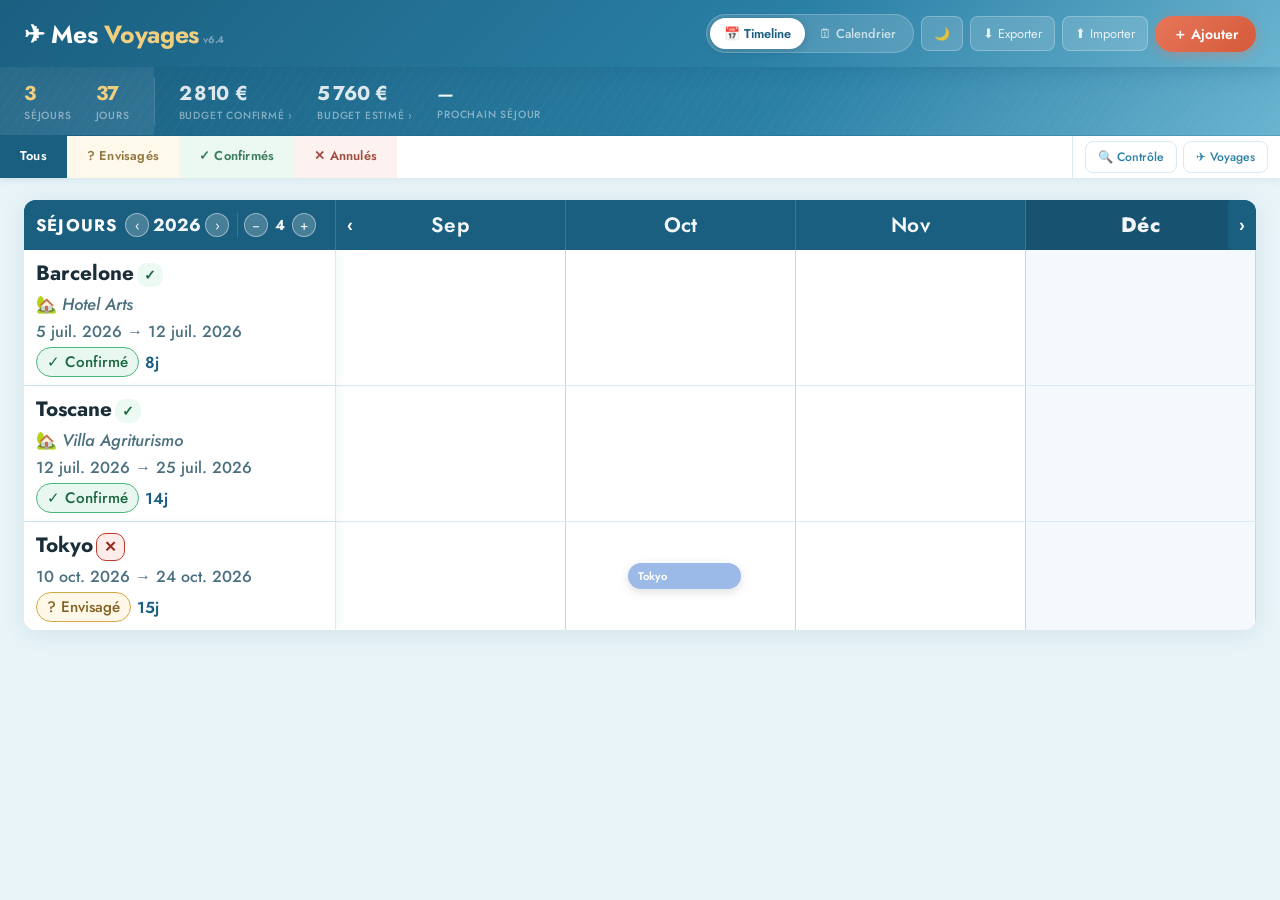
<file: Compile/index.html>
<!DOCTYPE html>
<html lang="fr">
<head>
<meta charset="UTF-8">
<meta name="viewport" content="width=device-width, initial-scale=1.0, viewport-fit=cover">
<title>Mes Voyages</title>

<!-- PWA Meta -->
<meta name="mobile-web-app-capable" content="yes">
<meta name="apple-mobile-web-app-capable" content="yes">
<meta name="apple-mobile-web-app-status-bar-style" content="black-translucent">
<meta name="apple-mobile-web-app-title" content="Mes Voyages">
<meta name="theme-color" content="#1a1a2e">
<meta name="description" content="Planificateur de voyages personnel">

<!-- PWA Manifest (inline via data URI) -->
<link rel="manifest" href="data:application/json;charset=utf-8,{
  %22name%22:%22Mes%20Voyages%22,
  %22short_name%22:%22Voyages%22,
  %22description%22:%22Planificateur%20de%20voyages%20personnel%22,
  %22start_url%22:%22.%2Findex.html%22,
  %22display%22:%22standalone%22,
  %22orientation%22:%22portrait%22,
  %22background_color%22:%22%231a1a2e%22,
  %22theme_color%22:%22%231a1a2e%22,
  %22icons%22:[
    {%22src%22:%22data:image/svg+xml,%3Csvg%20xmlns%3D'http%3A%2F%2Fwww.w3.org%2F2000%2Fsvg'%20viewBox%3D'0%200%20512%20512'%3E%3Crect%20width%3D'512'%20height%3D'512'%20rx%3D'80'%20fill%3D'%231a1a2e'%2F%3E%3Ctext%20x%3D'256'%20y%3D'340'%20font-size%3D'300'%20text-anchor%3D'middle'%3E%E2%9C%88%3C%2Ftext%3E%3C%2Fsvg%3E%22,%22sizes%22:%22512x512%22,%22type%22:%22image/svg+xml%22}
  ]
}">

<link rel="apple-touch-icon" href="data:image/svg+xml,<svg xmlns='http://www.w3.org/2000/svg' viewBox='0 0 512 512'><rect width='512' height='512' rx='80' fill='%231a1a2e'/><text x='256' y='340' font-size='300' text-anchor='middle'>✈</text></svg>">

<link href="https://fonts.googleapis.com/css2?family=Jost:wght@300;400;500;600;700&display=swap" rel="stylesheet">
<link rel="stylesheet" href="css/styles.css">
</head>
<body>

<header>
  <h1>✈ Mes <span>Voyages</span><span class="version">v6.4</span></h1>
  <div class="hr">
    <div class="vtoggle">
      <button class="vbtn active" onclick="switchView('timeline')">📅 Timeline</button>
      <button class="vbtn" onclick="switchView('calendar')">🗓 Calendrier</button>
    </div>
    <button class="bio" id="btn-theme" onclick="toggleTheme()" title="Mode sombre/clair">🌙</button>
    <button class="bio" onclick="exportData()">⬇ Exporter</button>
    <button class="bio" onclick="document.getElementById('imp').click()">⬆ Importer</button>
    <input type="file" id="imp" accept=".json" style="display:none" onchange="importData(event)">
    <button class="badd" onclick="openTripModal()">＋ Ajouter</button>
  </div>
</header>

<div class="sbar">
  <div class="sbar-left tc-all" id="sbar-left">
    <div class="st"><span class="stv" id="s1">0</span><span class="stl">Séjours</span></div>
    <div class="st"><span class="stv" id="s2">0</span><span class="stl">Jours</span></div>
  </div>
  <div class="sbar-sep"></div>
  <div class="sbar-right">
    <div class="st bud-clickable" onclick="openBudgetModal()" title="Détail du budget">
      <span class="stv" id="s3">—</span><span class="stl">Budget confirmé ›</span>
    </div>
    <div class="st bud-clickable" onclick="openBudgetModal()" title="Détail du budget">
      <span class="stv" id="s4">—</span><span class="stl">Budget estimé ›</span>
    </div>
    <div class="st"><span class="stv" id="s5">—</span><span class="stl">Prochain séjour</span></div>
  </div>
</div>

<div class="fbar">
  <div class="fbar-tabs">
    <button class="ftab fa" data-f="all"     onclick="setFilter('all',this)">Tous</button>
    <button class="ftab"    data-f="plan"    onclick="setFilter('plan',this)">? Envisagés</button>
    <button class="ftab"    data-f="confirm" onclick="setFilter('confirm',this)">✓ Confirmés</button>
    <button class="ftab"    data-f="cancel"  onclick="setFilter('cancel',this)">✕ Annulés</button>
  </div>
  <div class="fbar-actions">
    <button class="fbar-btn" id="btn-ctrl" onclick="toggleCtrlPanel()">🔍 Contrôle</button>
    <button class="fbar-btn" onclick="openVoyagesModal()">✈ Voyages</button>
  </div>
</div>

<main>
  <div class="view active" id="vt">
    <div class="gwrap">
      <button class="gscroll-arrow left"  onclick="shiftMonths(-1)">‹</button>
      <button class="gscroll-arrow right" onclick="shiftMonths(1)">›</button>
      <div class="gscroll" id="gscroll"><div id="gantt"></div></div>
    </div>
  </div>

  <div class="view" id="vc">
    <div class="ch">
      <div class="cnav">
        <button class="nbtn" onclick="changeMonth(-1)">‹</button>
        <div class="ctitle" id="ctitle"></div>
        <button class="nbtn" onclick="changeMonth(1)">›</button>
      </div>
    </div>
    <div class="cgrid">
      <div class="cdh">
        <div class="cdn">Lun</div><div class="cdn">Mar</div><div class="cdn">Mer</div>
        <div class="cdn">Jeu</div><div class="cdn">Ven</div><div class="cdn">Sam</div><div class="cdn">Dim</div>
      </div>
      <div class="cbody" id="cbody"></div>
    </div>
  </div>
</main>

<div class="toast" id="toast"></div>

<!-- ══ TRIP MODAL ══════════════════════════════════════════════ -->
<div class="overlay" id="mtrip">
<div class="modal">
  <div class="mhd">
    <div class="mtitle" id="mtrip-title">Nouveau séjour</div>
    <button class="mclose" onclick="closeModal('mtrip')">✕</button>
  </div>
  <div class="mbody">
    <div class="tabbar">
      <button class="tabbtn active" data-tab="ti">🏖 Séjour</button>
      <button class="tabbtn" data-tab="tt">🚆 Transports</button>
      <button class="tabbtn" data-tab="tl">🚙 Location</button>
    </div>

    <div class="tabpane active" id="ti">
      <div class="fr s">
        <div class="fg">
          <label class="fl">🌍 Destination *</label>
          <div class="acw">
            <input class="fi" id="fd" placeholder="Paris, Tokyo…" autocomplete="off"
              oninput="showAC(this.value)" onblur="hideAC()" onfocus="showAC(this.value)">
            <div class="aclist" id="acl" style="display:none"></div>
          </div>
        </div>
      </div>
      <div class="fr">
        <div class="fg"><label class="fl">📅 Début *</label><input class="fi" id="fst" type="date"></div>
        <div class="fg"><label class="fl">📅 Fin *</label><input class="fi" id="fen" type="date"></div>
      </div>
      <div class="fr">
        <div class="fg"><label class="fl">🏨 Hébergement</label>
          <div class="acw">
            <input class="fi" id="fho" placeholder="Hôtel, Airbnb…" autocomplete="off"
              oninput="showACH(this.value)" onblur="hideACH()" onfocus="showACH(this.value)">
            <div class="aclist" id="aclh" style="display:none"></div>
          </div>
        </div>
        <div class="fg"><label class="fl">💰 Budget héberg. (€)</label><input class="fi" id="fbu" type="number" placeholder="0"></div>
      </div>
      <div class="fr s">
        <div class="fg">
          <label class="fl">🛎 Services hébergement</label>
          <div class="hsvc-row" id="fhsvc"></div>
        </div>
      </div>
      <div class="fr s">
        <div class="fg"><label class="fl">📌 Notes hébergement</label><input class="fi" id="fhno" placeholder="Numéro de réservation, code wifi…"></div>
      </div>
      <div class="fr s">
        <div class="fg"><label class="fl">🗺 Activités / étapes</label><textarea class="fi" id="fac" placeholder="Visite du Louvre…"></textarea></div>
      </div>
      <div class="fr s">
        <div class="fg"><label class="fl">📝 Notes</label><textarea class="fi" id="fno" placeholder="Infos pratiques…"></textarea></div>
      </div>
      <div class="fr">
        <div class="fg">
          <label class="fl">📊 Statut du voyage</label>
          <div class="srow" id="tsr">
            <div class="sopt op sel" data-v="plan"    onclick="selTripSt('plan')">? Envisagé</div>
            <div class="sopt oc"     data-v="confirm" onclick="selTripSt('confirm')">✓ Confirmé</div>
            <div class="sopt ox"     data-v="cancel"  onclick="selTripSt('cancel')">✕ Annulé</div>
          </div>
        </div>
        <div class="fg">
          <label class="fl">🎨 Couleur</label>
          <div class="crow" id="cpick"></div>
        </div>
      </div>
    </div>

    <div class="tabpane" id="tt">
      <div class="tlist" id="tlist"></div>
      <button class="batr" onclick="openTF()">＋ Ajouter un trajet</button>
      <div class="tform" id="tform">
        <div style="font-weight:500;font-size:.86rem;margin-bottom:11px" id="tftitle">Nouveau trajet</div>
        <div class="fr">
          <div class="fg"><label class="fl">Type</label>
            <select class="fi" id="tft">
              <option value="avion">✈ Avion</option><option value="train">🚆 Train</option>
              <option value="voiture">🚗 Voiture</option><option value="ferry">⛴ Ferry</option>
              <option value="bus">🚌 Bus</option><option value="autre">🔵 Autre</option>
            </select></div>
          <div class="fg"><label class="fl">Compagnie / Moyen</label><input class="fi" id="tfc" placeholder="Air France, SNCF…"></div>
        </div>
        <div class="fr">
          <div class="fg"><label class="fl">Départ (ville/gare)</label><input class="fi" id="tff" placeholder="Paris CDG"></div>
          <div class="fg"><label class="fl">Arrivée (ville/gare)</label><input class="fi" id="tfto" placeholder="Tokyo NRT"></div>
        </div>
        <div class="fr">
          <div class="fg"><label class="fl">Date &amp; heure départ</label><input class="fi" id="tfdp" type="datetime-local"></div>
          <div class="fg"><label class="fl">Date &amp; heure arrivée</label><input class="fi" id="tfar" type="datetime-local"></div>
        </div>
        <div class="fr">
          <div class="fg"><label class="fl">N° vol / train / résa</label><input class="fi" id="tfrf" placeholder="AF0074"></div>
          <div class="fg"><label class="fl">Coût (€)</label><input class="fi" id="tfco" type="number" placeholder="0"></div>
        </div>
        <div class="fr s">
          <div class="fg"><label class="fl">Statut</label>
            <div class="srow" id="tfsr">
              <div class="sopt op sel" data-v="plan"    onclick="selTfSt('plan')">? Envisagé</div>
              <div class="sopt oc"     data-v="confirm" onclick="selTfSt('confirm')">✓ Confirmé</div>
              <div class="sopt ox"     data-v="cancel"  onclick="selTfSt('cancel')">✕ Annulé</div>
            </div>
          </div>
        </div>
        <div style="display:flex;gap:8px;justify-content:flex-end;margin-top:9px">
          <button class="bcanc" onclick="cancelTF()">Annuler</button>
          <button class="bsave" onclick="saveTF()">Ajouter</button>
        </div>
      </div>
    </div>

    <!-- TAB LOCATION -->
    <div class="tabpane" id="tl">
      <div class="tlist" id="llist"></div>
      <button class="batr" onclick="openLF()">＋ Ajouter une location</button>
      <div class="tform" id="lform">
        <div style="font-weight:500;font-size:.86rem;margin-bottom:11px" id="lftitle">Nouvelle location</div>
        <div class="fr s">
          <div class="fg"><label class="fl">🏢 Agence</label><input class="fi" id="lfa" placeholder="Hertz, Europcar, Avis…"></div>
        </div>
        <div class="fr">
          <div class="fg"><label class="fl">📅 Prise en charge</label><input class="fi" id="lfd" type="datetime-local"></div>
          <div class="fg"><label class="fl">📅 Restitution</label><input class="fi" id="lfr" type="datetime-local"></div>
        </div>
        <div class="fr">
          <div class="fg"><label class="fl">💰 Coût (€)</label><input class="fi" id="lfc" type="number" placeholder="0"></div>
          <div class="fg">
            <label class="fl">Statut</label>
            <div class="srow" id="lfsr">
              <div class="sopt op sel" data-v="plan"    onclick="selLfSt('plan')">? Envisagé</div>
              <div class="sopt oc"     data-v="confirm" onclick="selLfSt('confirm')">✓ Confirmé</div>
              <div class="sopt ox"     data-v="cancel"  onclick="selLfSt('cancel')">✕ Annulé</div>
            </div>
          </div>
        </div>
        <div style="display:flex;gap:8px;justify-content:flex-end;margin-top:9px">
          <button class="bcanc" onclick="cancelLF()">Annuler</button>
          <button class="bsave" onclick="saveLF()">Ajouter</button>
        </div>
      </div>
    </div>

    <div class="factions">
      <button class="bdel" id="bdel" onclick="deleteTrip()" style="display:none">🗑 Supprimer</button>
      <button class="bcanc" onclick="closeModal('mtrip')">Annuler</button>
      <button class="bsave" onclick="saveTrip()">Enregistrer le voyage</button>
    </div>
  </div>
</div>
</div>

<!-- ══ DETAIL MODAL ════════════════════════════════════════════ -->
<div class="overlay" id="mdet">
<div class="modal" style="max-width:490px">
  <div class="mhd"><div></div><button class="mclose" onclick="closeModal('mdet')">✕</button></div>
  <div class="mbody" id="detbody"></div>
</div>
</div>

<!-- ══ CONTRÔLE MODAL ══════════════════════════════════════════ -->
<div class="overlay" id="mctrl">
<div class="modal" style="max-width:560px">
  <div class="mhd">
    <div class="mtitle">🔍 Contrôle</div>
    <button class="mclose" onclick="closeModal('mctrl')">✕</button>
  </div>
  <div class="mbody" id="gpanel-wrap"></div>
</div>
</div>

<!-- ══ BUDGET MODAL ════════════════════════════════════════════ -->
<div class="overlay" id="mbudget">
<div class="modal" style="max-width:460px">
  <div class="mhd">
    <div class="mtitle">💰 Détail du budget</div>
    <button class="mclose" onclick="closeModal('mbudget')">✕</button>
  </div>
  <div class="mbody" id="budget-body"></div>
</div>
</div>

<!-- ══ VOYAGES MODAL ═══════════════════════════════════════════ -->
<div class="overlay" id="mvoyages">
<div class="modal" style="max-width:580px">
  <div class="mhd">
    <div class="mtitle">✈ Voyages</div>
    <button class="mclose" onclick="closeModal('mvoyages')">✕</button>
  </div>
  <div class="mbody" id="voyages-body"></div>
</div>
</div>

<!-- ══ CHECKLIST MODAL ════════════════════════════════════════ -->
<div class="overlay" id="mchecklist">
<div class="modal" style="max-width:540px">
  <div class="mhd">
    <div class="mtitle">✅ Check-list</div>
    <button class="mclose" onclick="closeModal('mchecklist')">✕</button>
  </div>
  <div class="mbody" id="checklist-body"></div>
</div>
</div>

<!-- ══ SCRIPTS — chargés dans l'ordre de dépendance ══════════ -->
<script src="js/constants.js"></script>
<script src="js/state.js"></script>
<script src="js/utils.js"></script>
<script src="js/stats.js"></script>
<script src="js/groups.js"></script>
<script src="js/gantt.js"></script>
<script src="js/calendar.js"></script>
<script src="js/trips.js"></script>
<script src="js/detail.js"></script>
<script src="js/checklist.js"></script>
<script src="js/app.js"></script>

</body>
</html>
</file>
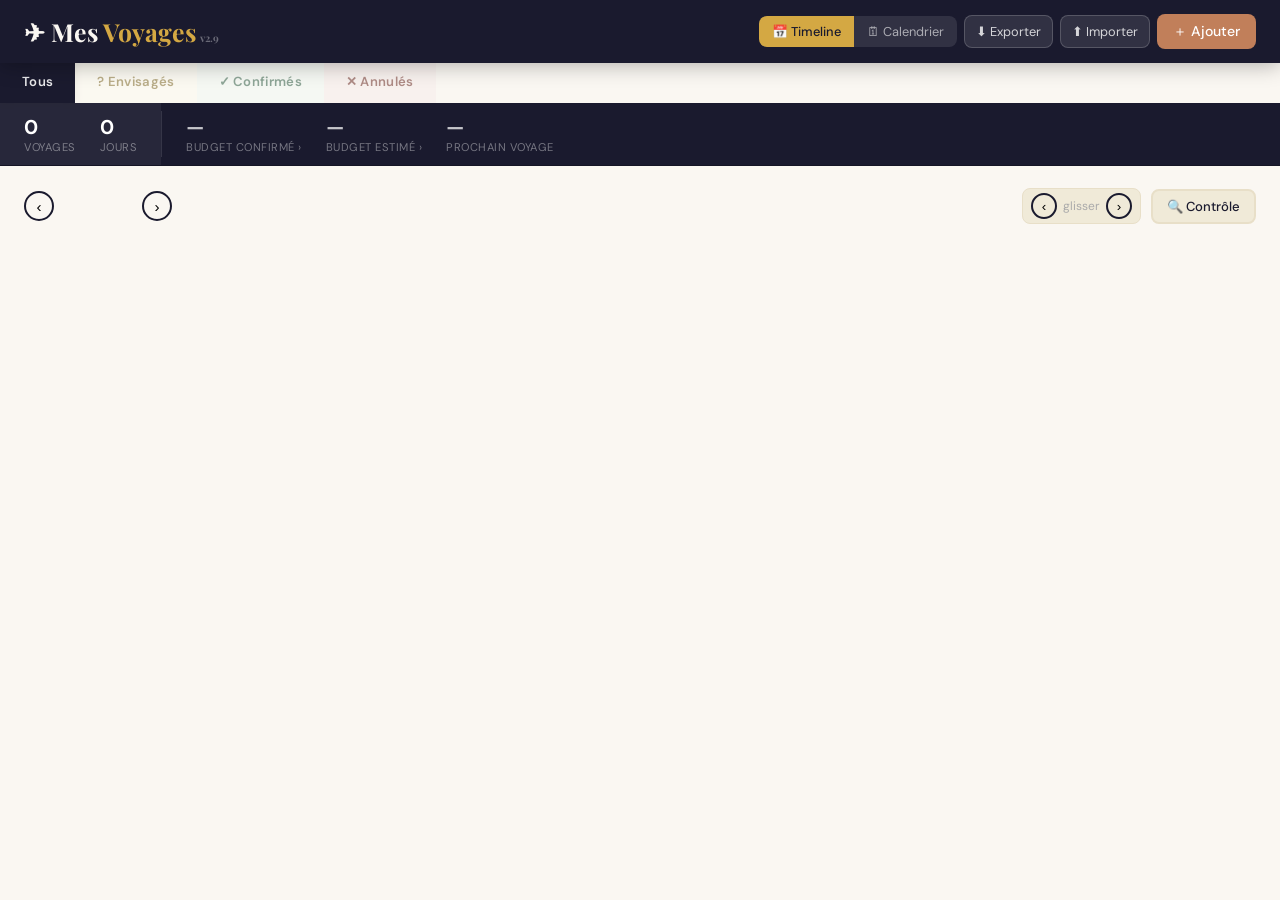
<file: index.html.html>
<!DOCTYPE html>
<html lang="fr">
<head>
<meta charset="UTF-8">
<meta name="viewport" content="width=device-width, initial-scale=1.0">
<title>Mes Voyages</title>
<link href="https://fonts.googleapis.com/css2?family=Playfair+Display:wght@400;700;900&family=DM+Sans:ital,wght@0,300;0,400;0,500;1,400&display=swap" rel="stylesheet">
<style>
:root {
  --ink: #1a1a2e; --paper: #faf7f2; --sand: #e8dfc8; --sand2: #f0ead8;
  --terra: #c17f5a; --ocean: #2e6b8a; --forest: #4a7c59; --sunset: #e8845a; --gold: #d4a843;
  --s-plan-bg:#fffbea; --s-plan-bd:#f0c040; --s-plan-tx:#92710a;
  --s-confirm-bg:#edfaf3; --s-confirm-bd:#3aad6e; --s-confirm-tx:#1e6b44;
  --s-cancel-bg:#fdecea; --s-cancel-bd:#c0392b; --s-cancel-tx:#922b21;
  --r:12px; --sh:0 4px 24px rgba(26,26,46,.10); --sh2:0 12px 40px rgba(26,26,46,.18);
}
*{box-sizing:border-box;margin:0;padding:0}
body{font-family:'DM Sans',sans-serif;background:var(--paper);color:var(--ink);min-height:100vh}

/* HEADER */
header{background:var(--ink);color:var(--paper);padding:14px 24px;display:flex;align-items:center;justify-content:space-between;position:sticky;top:0;z-index:100;box-shadow:0 2px 20px rgba(0,0,0,.3);gap:10px;flex-wrap:wrap}
header h1{font-family:'Playfair Display',serif;font-size:1.55rem;font-weight:700;white-space:nowrap}
header h1 span{color:var(--gold)}
.version{font-size:.65rem;color:rgba(255,255,255,.35);align-self:flex-end;margin-bottom:2px;margin-left:4px}
.hr{display:flex;gap:7px;align-items:center;flex-wrap:wrap}
.vtoggle{display:flex;background:rgba(255,255,255,.1);border-radius:8px;overflow:hidden}
.vbtn{padding:7px 13px;border:none;background:transparent;color:rgba(255,255,255,.6);cursor:pointer;font-family:'DM Sans',sans-serif;font-size:.8rem;transition:all .2s}
.vbtn.active{background:var(--gold);color:var(--ink);font-weight:500}
.bio{background:rgba(255,255,255,.1);color:rgba(255,255,255,.8);border:1px solid rgba(255,255,255,.18);padding:7px 11px;border-radius:8px;cursor:pointer;font-family:'DM Sans',sans-serif;font-size:.8rem;transition:background .2s;white-space:nowrap}
.bio:hover{background:rgba(255,255,255,.22);color:#fff}
.badd{background:var(--terra);color:#fff;border:none;padding:8px 16px;border-radius:8px;cursor:pointer;font-family:'DM Sans',sans-serif;font-size:.88rem;font-weight:500;white-space:nowrap;transition:background .2s,transform .1s}
.badd:hover{background:var(--sunset);transform:translateY(-1px)}

/* FILTER TABS */
.fbar{display:flex;gap:0;align-items:stretch;border-bottom:none;padding:0;background:transparent}
.ftab{padding:10px 22px;border:none;cursor:pointer;font-family:'DM Sans',sans-serif;font-size:.82rem;font-weight:600;transition:all .2s;letter-spacing:.3px;border-bottom:3px solid transparent;opacity:.55;filter:saturate(.6)}
.ftab:hover{opacity:.8;filter:saturate(.9)}
/* Each tab keeps its own color permanently */
.ftab[data-f="all"]{background:var(--ink);color:rgba(255,255,255,.9)}
.ftab[data-f="plan"]{background:var(--s-plan-bg);color:var(--s-plan-tx)}
.ftab[data-f="confirm"]{background:var(--s-confirm-bg);color:var(--s-confirm-tx)}
.ftab[data-f="cancel"]{background:var(--s-cancel-bg);color:var(--s-cancel-tx)}
/* Active state: full color, border, elevated */
.ftab.fa{opacity:1;filter:none;border-bottom:3px solid var(--ink);box-shadow:0 -2px 8px rgba(0,0,0,.15)}
.ftab.fp{opacity:1;filter:none;border-bottom:3px solid var(--s-plan-bd);box-shadow:0 -2px 8px rgba(146,113,10,.15)}
.ftab.fc{opacity:1;filter:none;border-bottom:3px solid var(--s-confirm-bd);box-shadow:0 -2px 8px rgba(30,107,68,.15)}
.ftab.fx{opacity:1;filter:none;border-bottom:3px solid var(--s-cancel-bd);box-shadow:0 -2px 8px rgba(146,43,33,.15)}

/* STATS BAR */
.sbar{display:flex;border-bottom:1px solid rgba(0,0,0,.2);flex-wrap:wrap;background:#1a1a2e;align-items:stretch}
/* Left colored block: s1 + s2 */
.sbar-left{display:flex;gap:24px;padding:11px 24px;transition:background .25s,color .25s;align-items:center}
.sbar-left.tc-all{background:rgba(255,255,255,.06)}
.sbar-left.tc-plan{background:var(--s-plan-bg)}
.sbar-left.tc-confirm{background:var(--s-confirm-bg)}
.sbar-left.tc-cancel{background:var(--s-cancel-bg)}
.sbar-left .stv{transition:color .25s}
.sbar-left.tc-all .stv{color:#fff}
.sbar-left.tc-plan .stv{color:var(--s-plan-tx)}
.sbar-left.tc-confirm .stv{color:var(--s-confirm-tx)}
.sbar-left.tc-cancel .stv{color:var(--s-cancel-tx)}
.sbar-left.tc-all .stl{color:rgba(255,255,255,.4)}
.sbar-left.tc-plan .stl,.sbar-left.tc-confirm .stl,.sbar-left.tc-cancel .stl{color:rgba(0,0,0,.45)}
/* Separator between left block and fixed stats */
.sbar-sep{width:1px;background:rgba(255,255,255,.12);margin:8px 0}
/* Right fixed block: budget + prochain */
.sbar-right{display:flex;gap:24px;padding:11px 24px;align-items:center;flex-wrap:wrap}
.st{display:flex;flex-direction:column}
.stv{font-family:'DM Sans',sans-serif;font-size:1.25rem;font-weight:700;color:rgba(255,255,255,.75);letter-spacing:-.3px}
.stl{font-size:.7rem;color:rgba(255,255,255,.4);text-transform:uppercase;letter-spacing:.5px;font-family:'DM Sans',sans-serif}

/* MAIN */
main{padding:22px 24px}
.view{display:none}.view.active{display:block}

/* GANTT */
.th{display:flex;align-items:center;justify-content:space-between;margin-bottom:16px;flex-wrap:wrap;gap:8px}
.ynav{display:flex;align-items:center;gap:12px}
.nbtn{background:none;border:2px solid var(--ink);width:30px;height:30px;border-radius:50%;cursor:pointer;font-size:.95rem;display:flex;align-items:center;justify-content:center;transition:all .2s}
.nbtn:hover{background:var(--ink);color:#fff}
.ylbl{font-family:'Playfair Display',serif;font-size:1.35rem;font-weight:700;min-width:64px;text-align:center}

/* Outer wrapper */
.gwrap{background:#fff;border-radius:var(--r);box-shadow:var(--sh);overflow:hidden}

/* Scroll container — scrolls horizontally, hides scrollbar, touch-friendly */
.gscroll{overflow-x:scroll;-webkit-overflow-scrolling:touch;scrollbar-width:none;cursor:grab}
.gscroll::-webkit-scrollbar{display:none}
.gscroll.dragging{cursor:grabbing;user-select:none}

/* Inner table: label col (fixed px) + 12 month cols (each --mcw px) */
.gtable{display:inline-flex;flex-direction:column;min-width:100%}

/* Header */
.gantt-head{display:flex;user-select:none;background:var(--theme-bg,var(--ink));color:var(--theme-tx,#fff);transition:background .25s,color .25s}
.gh-label{width:160px;min-width:160px;padding:10px 12px;font-size:.7rem;text-transform:uppercase;letter-spacing:1px;color:var(--theme-tx,rgba(255,255,255,.85));border-right:1px solid var(--theme-sep,rgba(255,255,255,.1));position:sticky;left:0;z-index:4;background:var(--theme-bg,var(--ink));box-sizing:border-box;font-weight:700;transition:background .25s,color .25s}
.gh-mon{width:var(--mcw,80px);min-width:var(--mcw,80px);padding:10px 3px;text-align:center;font-size:.78rem;font-weight:500;border-right:1px solid var(--theme-sep,rgba(255,255,255,.1));box-sizing:border-box;flex-shrink:0}
.gh-mon.cur{background:rgba(0,0,0,.1);font-weight:700}

/* Data rows */
.gantt-row{display:flex;border-bottom:1px solid var(--sand);min-height:56px;cursor:pointer;transition:background .15s}
.gantt-row:hover{background:#faf5ee}.gantt-row:last-child{border-bottom:none}
.ginfo{width:160px;min-width:160px;padding:8px 12px;display:flex;flex-direction:column;justify-content:center;gap:2px;border-right:1px solid var(--sand);position:sticky;left:0;background:#fff;z-index:2;box-shadow:3px 0 8px rgba(0,0,0,.06);box-sizing:border-box;flex-shrink:0}
.gantt-row:hover .ginfo{background:#faf5ee}
.gdest{font-weight:500;font-size:.9rem;white-space:nowrap;overflow:hidden;text-overflow:ellipsis}
.ghotel{font-size:.75rem;color:#888;white-space:nowrap;overflow:hidden;text-overflow:ellipsis;font-style:italic}
.gmeta{display:flex;gap:5px;align-items:center;flex-wrap:wrap}
.gdur{font-size:.7rem;color:#aaa}

/* Month cells */
.gcols{display:flex;flex:1;position:relative}
.gcol{width:var(--mcw,80px);min-width:var(--mcw,80px);border-right:1px solid var(--sand);box-sizing:border-box;flex-shrink:0}
.gcol.cur{background:rgba(212,168,67,.06)}

/* Bar track */
.gbar-track{position:absolute;inset:0;pointer-events:none}
.gbar{position:absolute;height:26px;top:50%;transform:translateY(-50%);border-radius:5px;display:flex;align-items:center;padding:0 7px;font-size:.72rem;font-weight:500;color:#fff;white-space:nowrap;overflow:hidden;text-overflow:ellipsis;box-shadow:0 2px 6px rgba(0,0,0,.2);pointer-events:all}
.gbar:hover{opacity:.82}
.gbar.sp{opacity:.65;background-image:repeating-linear-gradient(45deg,transparent,transparent 4px,rgba(255,255,255,.15) 4px,rgba(255,255,255,.15) 8px)}
.gbar.sx{opacity:.3}
.gempty{padding:36px;text-align:center;color:#ccc;font-style:italic}

/* CALENDAR */
.ch{display:flex;align-items:center;justify-content:space-between;margin-bottom:16px}
.cnav{display:flex;align-items:center;gap:12px}
.ctitle{font-family:'Playfair Display',serif;font-size:1.35rem;font-weight:700;min-width:200px;text-align:center}
.cgrid{background:#fff;border-radius:var(--r);box-shadow:var(--sh);overflow:hidden}
.cdh{display:grid;grid-template-columns:repeat(7,1fr);background:var(--theme-bg,var(--ink));color:var(--theme-tx,#fff);transition:background .25s,color .25s}
.cdn{padding:10px;text-align:center;font-size:.76rem;font-weight:600;text-transform:uppercase;letter-spacing:.5px}
.cbody{display:grid;grid-template-columns:repeat(7,1fr)}
.ccell{min-height:76px;padding:5px;border-right:1px solid var(--sand);border-bottom:1px solid var(--sand)}
.ccell:nth-child(7n){border-right:none}
.ccell.om{background:#f7f7f5}
.ccell.td .cdate{background:var(--terra);color:#fff;border-radius:50%;width:23px;height:23px;display:flex;align-items:center;justify-content:center}
.cdate{font-size:.79rem;font-weight:500;margin-bottom:3px;display:inline-block;width:23px;height:23px;line-height:23px;text-align:center}
.cev{font-size:.67rem;padding:2px 5px;border-radius:3px;margin-bottom:2px;color:#fff;white-space:nowrap;overflow:hidden;text-overflow:ellipsis;cursor:pointer}
.cev.sp{opacity:.6}
.cev.sx{opacity:.38;text-decoration:line-through}

/* BADGE */
.badge{display:inline-flex;align-items:center;gap:3px;padding:2px 8px;border-radius:20px;font-size:.72rem;font-weight:500;border:1.5px solid transparent}
.bp{background:var(--s-plan-bg);border-color:var(--s-plan-bd);color:var(--s-plan-tx)}
.bc{background:var(--s-confirm-bg);border-color:var(--s-confirm-bd);color:var(--s-confirm-tx)}
.bx{background:var(--s-cancel-bg);border-color:var(--s-cancel-bd);color:var(--s-cancel-tx)}

/* OVERLAY / MODAL */
.overlay{position:fixed;inset:0;background:rgba(26,26,46,.55);backdrop-filter:blur(4px);z-index:200;display:none;align-items:center;justify-content:center;padding:14px}
.overlay.open{display:flex}
.modal{background:#fff;border-radius:16px;width:100%;max-width:620px;max-height:93vh;overflow-y:auto;box-shadow:var(--sh2);animation:mIn .22s ease}
@keyframes mIn{from{opacity:0;transform:translateY(14px) scale(.97)}to{opacity:1;transform:none}}
.mhd{padding:20px 24px 0;display:flex;align-items:center;justify-content:space-between}
.mtitle{font-family:'Playfair Display',serif;font-size:1.25rem;font-weight:700}
.mclose{background:var(--sand);border:none;width:30px;height:30px;border-radius:50%;cursor:pointer;font-size:.95rem;display:flex;align-items:center;justify-content:center;transition:background .2s;flex-shrink:0}
.mclose:hover{background:#ddd}
.mbody{padding:16px 24px 24px}

/* TABS */
.tabbar{display:flex;gap:3px;border-bottom:2px solid var(--sand);margin-bottom:16px}
.tabbtn{padding:7px 15px;background:none;border:none;cursor:pointer;font-family:'DM Sans',sans-serif;font-size:.84rem;font-weight:500;color:#aaa;border-bottom:2px solid transparent;margin-bottom:-2px;transition:all .18s}
.tabbtn.active{color:var(--ocean);border-bottom-color:var(--ocean)}
.tabpane{display:none}.tabpane.active{display:block}

/* FORM */
.fr{display:grid;grid-template-columns:1fr 1fr;gap:12px;margin-bottom:12px}
.fr.s{grid-template-columns:1fr}.fr.t{grid-template-columns:1fr 1fr 1fr}
.fg{display:flex;flex-direction:column;gap:4px}
.fl{font-size:.73rem;text-transform:uppercase;letter-spacing:.5px;font-weight:500;color:#777}
.fi{padding:8px 11px;border:2px solid var(--sand);border-radius:8px;font-family:'DM Sans',sans-serif;font-size:.9rem;transition:border-color .2s;background:#fff;width:100%}
.fi:focus{outline:none;border-color:var(--ocean)}
textarea.fi{resize:vertical;min-height:68px}
select.fi{cursor:pointer}

/* Autocomplete */
.acw{position:relative}
.aclist{position:absolute;top:100%;left:0;right:0;background:#fff;border:2px solid var(--ocean);border-top:none;border-radius:0 0 8px 8px;z-index:50;max-height:170px;overflow-y:auto;box-shadow:var(--sh)}
.acitem{padding:8px 11px;cursor:pointer;font-size:.9rem;transition:background .12s;display:flex;align-items:center;gap:7px}
.acitem:hover{background:var(--sand2)}
.acic{font-size:.78rem;color:#ccc}

/* Color */
.crow{display:flex;gap:8px;flex-wrap:wrap;margin-top:3px}
.sw{width:24px;height:24px;border-radius:50%;cursor:pointer;border:3px solid transparent;transition:transform .15s,border-color .15s}
.sw:hover{transform:scale(1.15)}.sw.sel{border-color:var(--ink);transform:scale(1.1)}

/* Status selector */
.srow{display:flex;gap:7px;margin-top:3px;flex-wrap:wrap}
.sopt{padding:5px 13px;border-radius:20px;border:2px solid transparent;cursor:pointer;font-size:.8rem;font-weight:500;transition:all .18s;opacity:.5}
.sopt.sel{opacity:1}
.sopt.op{background:var(--s-plan-bg);border-color:var(--s-plan-bd);color:var(--s-plan-tx)}
.sopt.oc{background:var(--s-confirm-bg);border-color:var(--s-confirm-bd);color:var(--s-confirm-tx)}
.sopt.ox{background:var(--s-cancel-bg);border-color:var(--s-cancel-bd);color:var(--s-cancel-tx)}

/* Form actions */
.factions{display:flex;gap:9px;justify-content:flex-end;margin-top:16px;padding-top:13px;border-top:1px solid var(--sand)}
.bcanc{padding:8px 16px;border:2px solid var(--sand);background:none;border-radius:8px;cursor:pointer;font-family:'DM Sans',sans-serif;font-size:.86rem;transition:background .2s}
.bcanc:hover{background:var(--sand)}
.bsave{padding:8px 20px;background:var(--ocean);color:#fff;border:none;border-radius:8px;cursor:pointer;font-family:'DM Sans',sans-serif;font-size:.86rem;font-weight:500;transition:background .2s}
.bsave:hover{background:#1e5270}
.bdel{padding:8px 13px;background:none;color:#c0392b;border:2px solid #e8b4af;border-radius:8px;cursor:pointer;font-family:'DM Sans',sans-serif;font-size:.86rem;transition:all .2s;margin-right:auto}
.bdel:hover{background:#fdecea;border-color:#c0392b}

/* Transport */
.tlist{display:flex;flex-direction:column;gap:9px;margin-bottom:12px}
.tcard{background:var(--sand2);border-radius:10px;padding:11px 13px;display:flex;align-items:flex-start;gap:9px}
.tic{font-size:1.25rem;flex-shrink:0;margin-top:2px}
.tinfo{flex:1;min-width:0}
.troute{font-weight:500;font-size:.88rem}
.tmeta{font-size:.76rem;color:#888;margin-top:2px}
.tacts{display:flex;gap:5px;flex-shrink:0}
.bic{background:none;border:none;cursor:pointer;font-size:.82rem;padding:3px 5px;border-radius:6px;transition:background .15s;color:#999}
.bic:hover{background:var(--sand);color:var(--ink)}
.batr{width:100%;padding:8px;border:2px dashed var(--sand);border-radius:10px;background:none;cursor:pointer;font-family:'DM Sans',sans-serif;font-size:.83rem;color:#bbb;transition:all .2s}
.batr:hover{border-color:var(--ocean);color:var(--ocean);background:#f0f7fb}
.tform{display:none;margin-top:12px;background:var(--sand2);border-radius:10px;padding:13px}

/* Detail */
.ddest{font-family:'Playfair Display',serif;font-size:1.45rem;font-weight:900}
.ddates{color:#888;font-size:.86rem;margin:4px 0 13px}
.dchips{display:flex;gap:7px;flex-wrap:wrap;margin-bottom:14px}
.chip{padding:4px 11px;border-radius:20px;font-size:.76rem;font-weight:500}
.dsec{margin-top:13px}
.dstitle{font-size:.7rem;text-transform:uppercase;letter-spacing:.5px;color:#bbb;margin-bottom:5px}
.dsval{font-size:.88rem;line-height:1.5}
.tdcard{background:var(--sand2);border-radius:8px;padding:9px 11px;margin-bottom:7px}
.tdroute{font-weight:500;font-size:.86rem}
.tdmeta{color:#888;font-size:.76rem;margin-top:2px}

/* TOAST */
.toast{position:fixed;bottom:22px;left:50%;transform:translateX(-50%) translateY(80px);background:var(--ink);color:#fff;padding:10px 20px;border-radius:30px;font-size:.86rem;font-weight:500;box-shadow:0 8px 22px rgba(0,0,0,.22);z-index:999;transition:transform .28s cubic-bezier(.34,1.56,.64,1);pointer-events:none}
.toast.show{transform:translateX(-50%) translateY(0)}

/* GROUP PANEL */
.gpanel{background:#fff;border-radius:var(--r);box-shadow:var(--sh);margin-bottom:18px;overflow:hidden}
.gpanel-hd{background:var(--ink);color:#fff;padding:10px 16px;display:flex;align-items:center;gap:8px;font-size:.8rem;font-weight:500;text-transform:uppercase;letter-spacing:.5px}
.ggroup{border-bottom:1px solid var(--sand)}
.ggroup:last-child{border-bottom:none}
.ggroup-hd{padding:10px 16px;display:flex;align-items:center;gap:10px;flex-wrap:wrap;cursor:pointer;transition:background .15s}
.ggroup-hd:hover{background:var(--sand2)}
.ggroup-name{font-family:'Playfair Display',serif;font-size:1rem;font-weight:700;flex:1}
.ggroup-dates{font-size:.76rem;color:#888}
.ggroup-alerts{display:flex;gap:6px;flex-wrap:wrap}
.galert{display:inline-flex;align-items:center;gap:4px;padding:3px 9px;border-radius:20px;font-size:.73rem;font-weight:500;border:1.5px solid}
.galert-ok{background:#edfaf3;border-color:#3aad6e;color:#1e6b44}
.galert-warn{background:#fffbea;border-color:#f0c040;color:#92710a}
.galert-err{background:#fdecea;border-color:#c0392b;color:#922b21}
.ggroup-stays{padding:0 16px 10px 32px;display:flex;flex-direction:column;gap:5px}
.gstay{display:flex;align-items:center;gap:8px;font-size:.84rem;padding:4px 0;border-bottom:1px dashed var(--sand)}
.gstay:last-child{border-bottom:none}
.gstay-dot{width:8px;height:8px;border-radius:50%;flex-shrink:0}
.gstay-name{flex:1;font-weight:500}
.gstay-dates{font-size:.74rem;color:#aaa}
.gstay-hotel{font-size:.74rem;color:#aaa;font-style:italic}

/* Alert pill on gantt row */
.gpill{display:inline-flex;align-items:center;padding:1px 6px;border-radius:10px;font-size:.65rem;font-weight:700;margin-left:3px}
.gpill-ok{background:#edfaf3;color:#1e6b44}
.gpill-warn{background:#c0392b;color:#fff;font-size:.75rem}
.gpill-err{background:#fdecea;color:#922b21}

/* BUDGET MODAL */
.bud-section{margin-bottom:16px}
.bud-section-title{font-size:.72rem;text-transform:uppercase;letter-spacing:.6px;color:#aaa;margin-bottom:8px;font-weight:600}
.bud-grid{display:grid;grid-template-columns:1fr 1fr;gap:9px;margin-bottom:4px}
.bud-card{border-radius:10px;padding:12px 14px;display:flex;flex-direction:column;gap:2px}
.bud-card.bconf{background:var(--s-confirm-bg);border:1.5px solid var(--s-confirm-bd)}
.bud-card.bestim{background:var(--s-plan-bg);border:1.5px solid var(--s-plan-bd)}
.bud-lbl{font-size:.7rem;text-transform:uppercase;letter-spacing:.4px;font-weight:600}
.bud-card.bconf .bud-lbl{color:var(--s-confirm-tx)}
.bud-card.bestim .bud-lbl{color:var(--s-plan-tx)}
.bud-val{font-family:'DM Sans',sans-serif;font-size:1.3rem;font-weight:700;letter-spacing:-.4px}
.bud-card.bconf .bud-val{color:var(--s-confirm-tx)}
.bud-card.bestim .bud-val{color:var(--s-plan-tx)}
.bud-sub{font-size:.72rem;color:#aaa;margin-top:1px}
.bud-sep{height:1px;background:var(--sand);margin:14px 0}
.bud-total-grid{display:grid;grid-template-columns:1fr 1fr;gap:9px}
.bud-total{border-radius:10px;padding:14px 16px;display:flex;flex-direction:column;gap:2px}
.bud-total.bconf{background:var(--s-confirm-tx)}
.bud-total.bestim{background:var(--ink)}
.bud-total .bud-lbl{color:rgba(255,255,255,.65)}
.bud-total .bud-val{color:#fff;font-size:1.5rem}
.bud-total .bud-sub{color:rgba(255,255,255,.45)}

@media(max-width:600px){
  main{padding:12px}header{padding:11px 13px}.sbar{padding:9px 13px;gap:12px}.fbar{padding:8px 13px}
  .fr{grid-template-columns:1fr}.fr.t{grid-template-columns:1fr 1fr}.mbody{padding:12px 14px 18px}
}
</style>
</head>
<body>

<header>
  <h1>✈ Mes <span>Voyages</span><span class="version">v2.9</span></h1>
  <div class="hr">
    <div class="vtoggle">
      <button class="vbtn active" onclick="switchView('timeline')">📅 Timeline</button>
      <button class="vbtn" onclick="switchView('calendar')">🗓 Calendrier</button>
    </div>
    <button class="bio" onclick="exportData()">⬇ Exporter</button>
    <button class="bio" onclick="document.getElementById('imp').click()">⬆ Importer</button>
    <input type="file" id="imp" accept=".json" style="display:none" onchange="importData(event)">
    <button class="badd" onclick="openTripModal()">＋ Ajouter</button>
  </div>
</header>

<div class="fbar">
  <button class="ftab fa" data-f="all" onclick="setFilter('all',this)">Tous</button>
  <button class="ftab" data-f="plan" onclick="setFilter('plan',this)">? Envisagés</button>
  <button class="ftab" data-f="confirm" onclick="setFilter('confirm',this)">✓ Confirmés</button>
  <button class="ftab" data-f="cancel" onclick="setFilter('cancel',this)">✕ Annulés</button>
</div>

<div class="sbar">
  <div class="sbar-left tc-all" id="sbar-left">
    <div class="st"><span class="stv" id="s1">0</span><span class="stl">Voyages</span></div>
    <div class="st"><span class="stv" id="s2">0</span><span class="stl">Jours</span></div>
  </div>
  <div class="sbar-sep"></div>
  <div class="sbar-right">
    <div class="st bud-clickable" onclick="openBudgetModal()" title="Détail du budget">
      <span class="stv" id="s3">—</span><span class="stl">Budget confirmé ›</span>
    </div>
    <div class="st bud-clickable" onclick="openBudgetModal()" title="Détail du budget">
      <span class="stv" id="s4">—</span><span class="stl">Budget estimé ›</span>
    </div>
    <div class="st"><span class="stv" id="s5">—</span><span class="stl">Prochain voyage</span></div>
  </div>
</div>

<main>
  <div class="view active" id="vt">
    <div class="th">
      <div class="ynav">
        <button class="nbtn" onclick="changeYear(-1)">‹</button>
        <div class="ylbl" id="ylbl"></div>
        <button class="nbtn" onclick="changeYear(1)">›</button>
      </div>
      <div style="display:flex;gap:10px;align-items:center">
        <div style="display:flex;align-items:center;gap:6px;background:var(--sand2);border-radius:8px;padding:4px 8px;border:1px solid var(--sand)">
          <button class="nbtn" style="width:26px;height:26px;font-size:.85rem" onclick="shiftMonths(-1)" title="Mois précédent">‹</button>
          <span style="font-size:.75rem;color:#aaa">glisser</span>
          <button class="nbtn" style="width:26px;height:26px;font-size:.85rem" onclick="shiftMonths(1)" title="Mois suivant">›</button>
        </div>
        <button id="btn-ctrl" onclick="toggleCtrlPanel()" style="padding:7px 14px;border-radius:8px;border:2px solid var(--sand);background:var(--sand2);color:var(--ink);cursor:pointer;font-family:'DM Sans',sans-serif;font-size:.82rem;font-weight:500;transition:all .2s">🔍 Contrôle</button>
      </div>
    </div>
    <div class="gwrap"><div class="gscroll" id="gscroll"><div id="gantt"></div></div></div>
  </div>

  <div class="view" id="vc">
    <div class="ch">
      <div class="cnav">
        <button class="nbtn" onclick="changeMonth(-1)">‹</button>
        <div class="ctitle" id="ctitle"></div>
        <button class="nbtn" onclick="changeMonth(1)">›</button>
      </div>
    </div>
    <div class="cgrid">
      <div class="cdh">
        <div class="cdn">Lun</div><div class="cdn">Mar</div><div class="cdn">Mer</div>
        <div class="cdn">Jeu</div><div class="cdn">Ven</div><div class="cdn">Sam</div><div class="cdn">Dim</div>
      </div>
      <div class="cbody" id="cbody"></div>
    </div>
  </div>
</main>

<div class="toast" id="toast"></div>

<!-- ══ TRIP MODAL ══════════════════════════════════════════════ -->
<div class="overlay" id="mtrip">
<div class="modal">
  <div class="mhd">
    <div class="mtitle" id="mtrip-title">Nouveau voyage</div>
    <button class="mclose" onclick="closeModal('mtrip')">✕</button>
  </div>
  <div class="mbody">
    <div class="tabbar">
      <button class="tabbtn active" data-tab="ti">🏖 Séjour</button>
      <button class="tabbtn" data-tab="tt">🚆 Transports</button>
    </div>

    <div class="tabpane active" id="ti">
      <div class="fr s">
        <div class="fg">
          <label class="fl">🌍 Destination *</label>
          <div class="acw">
            <input class="fi" id="fd" placeholder="Paris, Tokyo…" autocomplete="off"
              oninput="showAC(this.value)" onblur="hideAC()" onfocus="showAC(this.value)">
            <div class="aclist" id="acl" style="display:none"></div>
          </div>
        </div>
      </div>
      <div class="fr">
        <div class="fg"><label class="fl">📅 Début *</label><input class="fi" id="fst" type="date"></div>
        <div class="fg"><label class="fl">📅 Fin *</label><input class="fi" id="fen" type="date"></div>
      </div>
      <div class="fr">
        <div class="fg"><label class="fl">🏨 Hébergement</label>
          <div class="acw">
            <input class="fi" id="fho" placeholder="Hôtel, Airbnb…" autocomplete="off"
              oninput="showACH(this.value)" onblur="hideACH()" onfocus="showACH(this.value)">
            <div class="aclist" id="aclh" style="display:none"></div>
          </div>
        </div>
        <div class="fg"><label class="fl">💰 Budget héberg. (€)</label><input class="fi" id="fbu" type="number" placeholder="0"></div>
      </div>
      <div class="fr s">
        <div class="fg"><label class="fl">🗺 Activités / étapes</label><textarea class="fi" id="fac" placeholder="Visite du Louvre…"></textarea></div>
      </div>
      <div class="fr s">
        <div class="fg"><label class="fl">📝 Notes</label><textarea class="fi" id="fno" placeholder="Infos pratiques…"></textarea></div>
      </div>
      <div class="fr">
        <div class="fg">
          <label class="fl">📊 Statut du voyage</label>
          <div class="srow" id="tsr">
            <div class="sopt op sel" data-v="plan" onclick="selTripSt('plan')">? Envisagé</div>
            <div class="sopt oc" data-v="confirm" onclick="selTripSt('confirm')">✓ Confirmé</div>
            <div class="sopt ox" data-v="cancel" onclick="selTripSt('cancel')">✕ Annulé</div>
          </div>
        </div>
        <div class="fg">
          <label class="fl">🎨 Couleur</label>
          <div class="crow" id="cpick"></div>
        </div>
      </div>
    </div>

    <div class="tabpane" id="tt">
      <div class="tlist" id="tlist"></div>
      <button class="batr" onclick="openTF()">＋ Ajouter un trajet</button>
      <div class="tform" id="tform">
        <div style="font-weight:500;font-size:.86rem;margin-bottom:11px" id="tftitle">Nouveau trajet</div>
        <div class="fr">
          <div class="fg"><label class="fl">Type</label>
            <select class="fi" id="tft">
              <option value="avion">✈ Avion</option><option value="train">🚆 Train</option>
              <option value="voiture">🚗 Voiture</option><option value="ferry">⛴ Ferry</option>
              <option value="bus">🚌 Bus</option><option value="autre">🔵 Autre</option>
            </select></div>
          <div class="fg"><label class="fl">Compagnie / Moyen</label><input class="fi" id="tfc" placeholder="Air France, SNCF…"></div>
        </div>
        <div class="fr">
          <div class="fg"><label class="fl">Départ (ville/gare)</label><input class="fi" id="tff" placeholder="Paris CDG"></div>
          <div class="fg"><label class="fl">Arrivée (ville/gare)</label><input class="fi" id="tfto" placeholder="Tokyo NRT"></div>
        </div>
        <div class="fr">
          <div class="fg"><label class="fl">Date & heure départ</label><input class="fi" id="tfdp" type="datetime-local"></div>
          <div class="fg"><label class="fl">Date & heure arrivée</label><input class="fi" id="tfar" type="datetime-local"></div>
        </div>
        <div class="fr">
          <div class="fg"><label class="fl">N° vol / train / résa</label><input class="fi" id="tfrf" placeholder="AF0074"></div>
          <div class="fg"><label class="fl">Coût (€)</label><input class="fi" id="tfco" type="number" placeholder="0"></div>
        </div>
        <div class="fr s">
          <div class="fg"><label class="fl">Statut</label>
            <div class="srow" id="tfsr">
              <div class="sopt op sel" data-v="plan" onclick="selTfSt('plan')">? Envisagé</div>
              <div class="sopt oc" data-v="confirm" onclick="selTfSt('confirm')">✓ Confirmé</div>
              <div class="sopt ox" data-v="cancel" onclick="selTfSt('cancel')">✕ Annulé</div>
            </div>
          </div>
        </div>
        <div style="display:flex;gap:8px;justify-content:flex-end;margin-top:9px">
          <button class="bcanc" onclick="cancelTF()">Annuler</button>
          <button class="bsave" onclick="saveTF()">Ajouter</button>
        </div>
      </div>
    </div>

    <div class="factions">
      <button class="bdel" id="bdel" onclick="deleteTrip()" style="display:none">🗑 Supprimer</button>
      <button class="bcanc" onclick="closeModal('mtrip')">Annuler</button>
      <button class="bsave" onclick="saveTrip()">Enregistrer le voyage</button>
    </div>
  </div>
</div>
</div>

<!-- ══ DETAIL MODAL ════════════════════════════════════════════ -->
<div class="overlay" id="mdet">
<div class="modal" style="max-width:490px">
  <div class="mhd"><div></div><button class="mclose" onclick="closeModal('mdet')">✕</button></div>
  <div class="mbody" id="detbody"></div>
</div>
</div>

<!-- ══ CONTRÔLE MODAL ══════════════════════════════════════════ -->
<div class="overlay" id="mctrl">
<div class="modal" style="max-width:560px">
  <div class="mhd">
    <div class="mtitle">🔍 Contrôle</div>
    <button class="mclose" onclick="closeModal('mctrl')">✕</button>
  </div>
  <div class="mbody" id="gpanel-wrap"></div>
</div>
</div>

<!-- ══ BUDGET MODAL ════════════════════════════════════════════ -->
<div class="overlay" id="mbudget">
<div class="modal" style="max-width:460px">
  <div class="mhd">
    <div class="mtitle">💰 Détail du budget</div>
    <button class="mclose" onclick="closeModal('mbudget')">✕</button>
  </div>
  <div class="mbody" id="budget-body"></div>
</div>
</div>

<script>
// ── CONSTANTS ─────────────────────────────────────────────────
const COLORS=['#2e6b8a','#4a7c59','#c17f5a','#8a6fa0','#d4a843','#e8845a','#5b8dd9','#c05a7a'];
const TICONS={avion:'✈',train:'🚄,voiture:'🚗',ferry:'⛴',bus:'🚌',autre:'🔵'};
const MF=['Jan','Fév','Mar','Avr','Mai','Juin','Juil','Août','Sep','Oct','Nov','Déc'];
const MFL=['Janvier','Février','Mars','Avril','Mai','Juin','Juillet','Août','Septembre','Octobre','Novembre','Décembre'];

// ── STATE ─────────────────────────────────────────────────────
let trips=JSON.parse(localStorage.getItem('mv-trips')||'[]');
let dests=JSON.parse(localStorage.getItem('mv-dests')||'[]');
let hotels=JSON.parse(localStorage.getItem('mv-hotels')||'[]');
let filter='all', view='timeline';
let cy=new Date().getFullYear(), cm=new Date().getMonth();
let eid=null, scol=COLORS[0], stSt='plan', ctr=[], etIdx=null, tfSt='plan';

function save(){
  localStorage.setItem('mv-trips',JSON.stringify(trips));
  dests=[...new Set(trips.map(t=>t.destination).filter(Boolean))].sort();
  localStorage.setItem('mv-dests',JSON.stringify(dests));
  hotels=[...new Set(trips.map(t=>t.hotel).filter(Boolean))].sort();
  localStorage.setItem('mv-hotels',JSON.stringify(hotels));
}
function gid(){return Date.now().toString(36)+Math.random().toString(36).slice(2)}

// ── STATS ─────────────────────────────────────────────────────
function stats(){
  const vis=ft();
  document.getElementById('s1').textContent=vis.length;
  const j=vis.reduce((s,t)=>{const d=Math.round((new Date(t.end)-new Date(t.start))/86400000)+1;return s+(d>0?d:0)},0);
  document.getElementById('s2').textContent=j;
  const bc=trips.filter(t=>t.status==='confirm').reduce((s,t)=>{
    return s+(parseFloat(t.budget)||0)+(t.transports||[]).filter(x=>x.status==='confirm').reduce((a,x)=>a+(parseFloat(x.cost)||0),0);
  },0);
  const be=trips.filter(t=>t.status!=='cancel').reduce((s,t)=>{
    return s+(parseFloat(t.budget)||0)+(t.transports||[]).filter(x=>x.status!=='cancel').reduce((a,x)=>a+(parseFloat(x.cost)||0),0);
  },0);
  document.getElementById('s3').textContent=bc>0?bc.toLocaleString('fr-FR')+' €':'—';
  document.getElementById('s4').textContent=be>0?be.toLocaleString('fr-FR')+' €':'—';
  const now=new Date();
  const nx=trips.filter(t=>t.status!=='cancel'&&new Date(t.start)>=now).sort((a,b)=>new Date(a.start)-new Date(b.start))[0];
  document.getElementById('s5').textContent=nx?(nx.destination+(nx.hotel?' · '+nx.hotel:'')):'—';
}

function ft(){return filter==='all'?trips:trips.filter(t=>t.status===filter)}

// ── BUDGET MODAL ──────────────────────────────────────────────
function openBudgetModal(){
  const fmt=v=>v>0?v.toLocaleString('fr-FR')+' €':'—';

  // Hébergement confirmed & estimated
  const hconf=trips.filter(t=>t.status==='confirm').reduce((s,t)=>s+(parseFloat(t.budget)||0),0);
  const hestim=trips.filter(t=>t.status!=='cancel').reduce((s,t)=>s+(parseFloat(t.budget)||0),0);

  // Transport confirmed & estimated
  const tconf=trips.reduce((s,t)=>{
    return s+(t.transports||[]).filter(x=>x.status==='confirm').reduce((a,x)=>a+(parseFloat(x.cost)||0),0);
  },0);
  const testim=trips.reduce((s,t)=>{
    return s+(t.transports||[]).filter(x=>x.status!=='cancel').reduce((a,x)=>a+(parseFloat(x.cost)||0),0);
  },0);

  // Totals
  const totconf=hconf+tconf;
  const totestim=hestim+testim;

  // Per-trip breakdown for confirmed
  const tripRows=trips.filter(t=>t.status!=='cancel').map(t=>{
    const th=parseFloat(t.budget)||0;
    const tt=(t.transports||[]).filter(x=>x.status!=='cancel').reduce((a,x)=>a+(parseFloat(x.cost)||0),0);
    const tot=th+tt;
    if(!tot) return '';
    const isConf=t.status==='confirm';
    return`<div style="display:flex;align-items:center;justify-content:space-between;padding:6px 0;border-bottom:1px solid var(--sand);font-size:.86rem">
      <div style="display:flex;align-items:center;gap:8px">
        <div style="width:8px;height:8px;border-radius:50%;background:${t.color||COLORS[0]};flex-shrink:0"></div>
        <span style="font-weight:500">${t.destination}</span>
        <span style="font-size:.72rem;color:#aaa">${isConf?'✓ Confirmé':'? Envisagé'}</span>
      </div>
      <div style="text-align:right">
        <span style="font-weight:600;font-family:'DM Sans',sans-serif">${fmt(tot)}</span>
        ${th&&tt?`<div style="font-size:.7rem;color:#aaa">🏨 ${fmt(th)} · ✈ ${fmt(tt)}</div>`:''}
      </div>
    </div>`;
  }).filter(Boolean).join('');

  document.getElementById('budget-body').innerHTML=`
    <div class="bud-section">
      <div class="bud-section-title">🏨 Hébergement</div>
      <div class="bud-grid">
        <div class="bud-card bconf"><div class="bud-lbl">✓ Confirmé</div><div class="bud-val">${fmt(hconf)}</div></div>
        <div class="bud-card bestim"><div class="bud-lbl">? Estimé</div><div class="bud-val">${fmt(hestim)}</div></div>
      </div>
    </div>
    <div class="bud-section">
      <div class="bud-section-title">✈ Transports</div>
      <div class="bud-grid">
        <div class="bud-card bconf"><div class="bud-lbl">✓ Confirmé</div><div class="bud-val">${fmt(tconf)}</div></div>
        <div class="bud-card bestim"><div class="bud-lbl">? Estimé</div><div class="bud-val">${fmt(testim)}</div></div>
      </div>
    </div>
    <div class="bud-sep"></div>
    <div class="bud-section">
      <div class="bud-section-title">Σ Total</div>
      <div class="bud-total-grid">
        <div class="bud-total bconf"><div class="bud-lbl">✓ Confirmé</div><div class="bud-val">${fmt(totconf)}</div><div class="bud-sub">héberg. + transports confirmés</div></div>
        <div class="bud-total bestim"><div class="bud-lbl">? Estimé</div><div class="bud-val">${fmt(totestim)}</div><div class="bud-sub">tous (hors annulés)</div></div>
      </div>
    </div>
    ${tripRows?`<div class="bud-sep"></div>
    <div class="bud-section">
      <div class="bud-section-title">Détail par voyage</div>
      ${tripRows}
    </div>`:''}`;

  document.getElementById('mbudget').classList.add('open');
}

// ── THEME ──────────────────────────────────────────────────────
// Per-filter theme: [bg, text-color, separator-color]
const THEMES={
  all:  {bg:'#1a1a2e', tx:'rgba(255,255,255,.88)', sep:'rgba(255,255,255,.12)'},
  plan: {bg:'#fffbea', tx:'#92710a',               sep:'rgba(146,113,10,.2)'},
  confirm:{bg:'#edfaf3', tx:'#1e6b44',             sep:'rgba(30,107,68,.2)'},
  cancel: {bg:'#fdecea', tx:'#922b21',             sep:'rgba(146,43,33,.2)'}
};

function applyTheme(f){
  const t=THEMES[f]||THEMES.all;
  const root=document.documentElement;
  root.style.setProperty('--theme-bg', t.bg);
  root.style.setProperty('--theme-tx', t.tx);
  root.style.setProperty('--theme-sep', t.sep);
  // gh-label sticky cell must match header bg
  document.querySelectorAll('.gh-label').forEach(el=>{el.style.background=t.bg;el.style.color=t.tx;});
  // sbar-left: swap color class
  const sl=document.getElementById('sbar-left');
  sl.className='sbar-left tc-'+f;
  // sbar background never changes
  document.querySelector('.sbar').className='sbar';
}

// ── FILTER ────────────────────────────────────────────────────
function setFilter(f,btn){
  filter=f;
  document.querySelectorAll('.ftab').forEach(b=>{
    b.className='ftab';
    if(b===btn) b.classList.add(f==='all'?'fa':f==='plan'?'fp':f==='confirm'?'fc':'fx');
  });
  applyTheme(f);
  stats(); render();
}

// ── VIEWS ─────────────────────────────────────────────────────
function switchView(v){
  view=v;
  document.querySelectorAll('.vbtn').forEach((b,i)=>b.classList.toggle('active',(i===0&&v==='timeline')||(i===1&&v==='calendar')));
  document.getElementById('vt').classList.toggle('active',v==='timeline');
  document.getElementById('vc').classList.toggle('active',v==='calendar');
  render();
}
function render(){view==='timeline'?renderGantt():renderCal()}

// ── GROUP ENGINE ──────────────────────────────────────────────
// Two stays belong to the same group if their date ranges touch or overlap
// (exact handover end==start, or overlap of 1 day, or overlap >1 day).
// Groups are built by BFS chaining. Alerts check missing transports and overlaps > 1 day.
function computeGroups(allTrips){
  // Work only on non-cancelled trips
  const active=allTrips.filter(t=>t.status!=='cancel');
  const used=new Set();
  const groups=[];

  // Two stays are linked if they touch OR overlap (end >= other's start AND start <= other's end)
  function areLinked(a,b){
    const aStart=new Date(a.start), aEnd=new Date(a.end);
    const bStart=new Date(b.start), bEnd=new Date(b.end);
    // Overlap or touch: intervals intersect when aStart <= bEnd AND aEnd >= bStart
    return aStart<=bEnd && aEnd>=bStart;
  }

  active.forEach(seed=>{
    if(used.has(seed.id))return;
    // BFS to find all connected stays
    const group=[seed];
    used.add(seed.id);
    let changed=true;
    while(changed){
      changed=false;
      active.forEach(t=>{
        if(used.has(t.id))return;
        const linked=group.some(g=>areLinked(g,t));
        if(linked){group.push(t);used.add(t.id);changed=true;}
      });
    }
    group.sort((a,b)=>new Date(a.start)-new Date(b.start));
    groups.push({stays:group, alerts:checkGroup(group)});
  });

  return groups.sort((a,b)=>new Date(a.stays[0].start)-new Date(b.stays[0].start));
}

function checkGroup(stays){
  const alerts=[];
  const first=stays[0], last=stays[stays.length-1];

  // 1. Transport at start: any confirmed transport departing on first.start day
  const hasStart=stays.some(t=>(t.transports||[]).some(tr=>
    tr.status==='confirm' && tr.dep && tr.dep.slice(0,10)===first.start
  ));
  if(!hasStart) alerts.push({type:'err',msg:'Transport de début manquant ou non confirmé'});

  // 2. Transport at end: any confirmed transport arriving on last.end day
  const hasEnd=stays.some(t=>(t.transports||[]).some(tr=>
    tr.status==='confirm' && tr.arr && tr.arr.slice(0,10)===last.end
  ));
  if(!hasEnd) alerts.push({type:'err',msg:'Transport de fin manquant ou non confirmé'});

  // 3. Overlap >= 1 day between any pair (only end==start is normal, i.e. overlapDays==0)
  for(let i=0;i<stays.length;i++){
    for(let j=i+1;j<stays.length;j++){
      const a=stays[i], b=stays[j];
      const overlapDays=Math.round(
        (Math.min(new Date(a.end),new Date(b.end)) - Math.max(new Date(a.start),new Date(b.start)))
        / 86400000
      );
      if(overlapDays>=1){
        alerts.push({type:'warn',msg:`Chevauchement de ${overlapDays} jour${overlapDays>1?'s':''} : ${a.destination} et ${b.destination}`});
      }
    }
  }

  if(!alerts.length) alerts.push({type:'ok',msg:'Transports OK · Pas de chevauchement'});
  return alerts;
}

// Returns worst alert level for a trip id across all groups
function alertLevelForTrip(id, groups){
  for(const g of groups){
    if(g.stays.some(s=>s.id===id)){
      if(g.alerts.some(a=>a.type==='err')) return 'err';
      if(g.alerts.some(a=>a.type==='warn')) return 'warn';
      return 'ok';
    }
  }
  return null;
}

// Check a solo stay: needs at least one confirmed transport
function checkSolo(t){
  const hasConfirmed=(t.transports||[]).some(tr=>tr.status==='confirm');
  if(!hasConfirmed) return 'err';
  return 'ok';
}

// ── GANTT ─────────────────────────────────────────────────────
let monthOffset=new Date().getMonth();

function changeYear(d){
  cy+=d;
  document.getElementById('ylbl').textContent=cy;
  if(cy===new Date().getFullYear()) monthOffset=new Date().getMonth();
  else monthOffset=0;
  renderGantt();
}

function shiftMonths(d){
  const mcw=getMonthColWidth();
  const sc=document.getElementById('gscroll');
  if(sc) sc.scrollLeft+=d*mcw;
}

function getMonthColWidth(){
  // Available width for months = gwrap width - label col (160px)
  const wrap=document.querySelector('.gwrap');
  if(!wrap) return 80;
  const avail=wrap.clientWidth-160;
  return Math.floor(avail/6); // exactly 6 columns visible
}

function renderGantt(){
  const allFiltered=ft();
  const list=allFiltered.filter(t=>{
    const s=new Date(t.start),e=new Date(t.end);
    return s.getFullYear()<=cy&&e.getFullYear()>=cy;
  }).sort((a,b)=>new Date(a.start)-new Date(b.start));

  // Compute groups + alert map
  const groups=computeGroups(trips.filter(t=>t.status!=='cancel'));
  const alertMap={};
  groups.forEach(g=>{
    if(g.stays.length>=2){
      const lvl=g.alerts.some(a=>a.type==='err')?'err':g.alerts.some(a=>a.type==='warn')?'warn':'ok';
      g.stays.forEach(s=>{alertMap[s.id]=lvl;});
    } else {
      const s=g.stays[0];
      if(s.status!=='cancel') alertMap[s.id]=checkSolo(s);
    }
  });

  const mcw=getMonthColWidth();
  const total=leap(cy)?366:365;
  const now=new Date();
  const isCY=cy===now.getFullYear();
  const curMonth=now.getMonth();

  // Set CSS variable for column width
  document.querySelector('.gwrap').style.setProperty('--mcw', mcw+'px');

  // Header months
  const headMons=MF.map((m,i)=>
    `<div class="gh-mon${isCY&&i===curMonth?' cur':''}">${m}</div>`
  ).join('');

  // Rows
  let rows='';
  if(!list.length){
    rows=`<div class="gempty">🌴 Aucun séjour en ${cy}${filter!=='all'?' (filtre actif)':''}.</div>`;
  } else {
    list.forEach(t=>{
      const days=diy(t.start,t.end,cy);
      // Bar: left in px from start of 12-col area, width in px
      const leftPx=Math.round((days.s/total)*12*mcw);
      const widthPx=Math.max(Math.round((days.c/total)*12*mcw), 8);
      const dur=Math.round((new Date(t.end)-new Date(t.start))/86400000)+1;
      const bc=`gbar ${t.status==='plan'?'sp':t.status==='cancel'?'sx':''}`;
      const col=t.status==='cancel'?'#bbb':(t.color||COLORS[0]);
      const lvl=alertMap[t.id];
      const pill=lvl?`<span class="gpill gpill-${lvl}">${lvl==='ok'?'✓':lvl==='warn'?'⚠':'✕'}</span>`:'';

      const cols=Array(12).fill(0).map((_,i)=>
        `<div class="gcol${isCY&&i===curMonth?' cur':''}"></div>`
      ).join('');

      rows+=`<div class="gantt-row" onclick="openDetail('${t.id}')">
        <div class="ginfo">
          <div class="gdest">${t.destination}${pill}</div>
          ${t.hotel?`<div class="ghotel">🏨 ${t.hotel}</div>`:''}
          <div class="gmeta">${badge(t.status)}<span class="gdur">${dur}j</span></div>
        </div>
        <div class="gcols">
          ${cols}
          <div class="gbar-track">
            <div class="${bc}" style="left:${leftPx}px;width:${widthPx}px;background:${col}" title="${t.destination}">
              ${dur>=10?t.destination:''}
            </div>
          </div>
        </div>
      </div>`;
    });
  }

  document.getElementById('gantt').innerHTML=`
    <div class="gtable">
      <div class="gantt-head">
        <div class="gh-label">Séjour</div>
        ${headMons}
      </div>
      ${rows}
    </div>`;

  // Scroll to current month (show it as 2nd column for context)
  const sc=document.getElementById('gscroll');
  if(sc){
    const targetScroll=Math.max(0,(monthOffset-0.5)*mcw);
    sc.scrollLeft=targetScroll;
    initDrag(sc);
  }

  renderGroupPanel(groups, cy);
}

// ── DRAG TO SCROLL ─────────────────────────────────────────────
function initDrag(el){
  // Prevent double-binding
  if(el._dragInit) return;
  el._dragInit=true;

  let isDown=false, startX=0, scrollStart=0;

  // Mouse drag
  el.addEventListener('mousedown',e=>{
    isDown=true; startX=e.pageX; scrollStart=el.scrollLeft;
    el.classList.add('dragging');
  });
  window.addEventListener('mousemove',e=>{
    if(!isDown) return;
    el.scrollLeft=scrollStart-(e.pageX-startX);
  });
  window.addEventListener('mouseup',()=>{
    isDown=false; el.classList.remove('dragging');
  });

  // Touch drag (already native on mobile, but we sync monthOffset on touchend)
  el.addEventListener('touchend',()=>{
    const mcw=getMonthColWidth();
    if(mcw>0) monthOffset=Math.round(el.scrollLeft/mcw);
  });
}

function diy(s,e,y){
  const ys=new Date(y,0,1),ye=new Date(y,11,31);
  const st=new Date(Math.max(new Date(s),ys)),en=new Date(Math.min(new Date(e),ye));
  const doy=d=>{const t=new Date(d.getFullYear(),0,0);return Math.floor((d-t)/86400000)};
  return{s:doy(st)-1,c:Math.max(0,(en-st)/86400000+1)};
}
function leap(y){return(y%4===0&&y%100!==0)||y%400===0}

// ── GROUP PANEL RENDER ────────────────────────────────────────

function toggleCtrlPanel(){
  document.getElementById('mctrl').classList.add('open');
}

function renderGroupPanel(groups, year){
  const wrap=document.getElementById('gpanel-wrap');

  // Build unified list of all items needing attention, visible this year
  const items=[];

  groups.forEach((g,gi)=>{
    const inYear=g.stays.some(s=>new Date(s.start).getFullYear()<=year&&new Date(s.end).getFullYear()>=year);
    if(!inYear) return;
    if(g.stays.length>=2){
      // Grouped: always show with their alerts
      items.push({type:'group', g, gi});
    } else {
      // Solo: only show if missing confirmed transport
      const s=g.stays[0];
      if(s.status!=='cancel' && checkSolo(s)==='err') items.push({type:'solo', s});
    }
  });

  // Filter to only items with at least one non-ok alert
  const alerts=items.filter(item=>{
    if(item.type==='group') return item.g.alerts.some(a=>a.type!=='ok');
    return true; // solo items are already filtered to err only
  });

  if(!alerts.length){
    wrap.innerHTML='<div style="padding:20px;text-align:center;color:#bbb;font-style:italic">✓ Aucun problème détecté pour cette année.</div>';
    return;
  }

  let h=`<div class="gpanel">
    <div class="gpanel-hd">⚠ ${alerts.length} voyage${alerts.length>1?'s':''} nécessitant votre attention</div>`;

  alerts.forEach((item,i)=>{
    if(item.type==='group'){
      const g=item.g, gi=item.gi;
      const first=g.stays[0], last=g.stays[g.stays.length-1];
      const totalDur=Math.round((new Date(last.end)-new Date(first.start))/86400000)+1;
      const alertsHtml=g.alerts.map(a=>`<span class="galert galert-${a.type}">${a.type==='ok'?'✓':a.type==='warn'?'⚠️':'✕'} ${a.msg}</span>`).join('');
      h+=`<div class="ggroup">
        <div class="ggroup-hd" onclick="toggleGroup('gg${gi}')">
          <div class="ggroup-name">${first.destination}${g.stays.length>2?' → … ':' → '}${last.destination}</div>
          <span class="ggroup-dates">${fd(first.start)} – ${fd(last.end)} · ${totalDur}j</span>
          <div class="ggroup-alerts">${alertsHtml}</div>
        </div>
        <div class="ggroup-stays" id="gg${gi}">
          ${g.stays.map(s=>{
            const dur=Math.round((new Date(s.end)-new Date(s.start))/86400000)+1;
            return`<div class="gstay" onclick="openDetail('${s.id}')">
              <div class="gstay-dot" style="background:${s.color||COLORS[0]}"></div>
              <span class="gstay-name">${s.destination}</span>
              <span class="gstay-dates">${fd(s.start)} → ${fd(s.end)} (${dur}j)</span>
              ${s.hotel?`<span class="gstay-hotel">🏨 ${s.hotel}</span>`:''}
            </div>`;
          }).join('')}
        </div>
      </div>`;
    } else {
      const s=item.s;
      const dur=Math.round((new Date(s.end)-new Date(s.start))/86400000)+1;
      h+=`<div class="ggroup">
        <div class="ggroup-hd" onclick="openDetail('${s.id}')">
          <div class="gstay-dot" style="background:${s.color||COLORS[0]};width:8px;height:8px;border-radius:50%;flex-shrink:0"></div>
          <div class="ggroup-name" style="font-size:.92rem">${s.destination}</div>
          <span class="ggroup-dates">${fd(s.start)} – ${fd(s.end)} · ${dur}j</span>
          <span class="galert galert-err">✕ Aucun transport confirmé</span>
        </div>
      </div>`;
    }
  });

  h+=`</div>`;
  wrap.innerHTML=h;
}

function toggleGroup(id){
  const el=document.getElementById(id);
  if(el) el.style.display=el.style.display==='none'?'':'none';
}

// ── CALENDAR ─────────────────────────────────────────────────
function changeMonth(d){cm+=d;if(cm>11){cm=0;cy++}if(cm<0){cm=11;cy--}renderCal()}

function renderCal(){
  document.getElementById('ctitle').textContent=`${MFL[cm]} ${cy}`;
  const f=new Date(cy,cm,1),l=new Date(cy,cm+1,0);
  const sdow=(f.getDay()+6)%7,today=new Date();today.setHours(0,0,0,0);
  let cells=[];
  for(let i=sdow-1;i>=0;i--)cells.push({d:new Date(cy,cm,-i),o:true});
  for(let d=1;d<=l.getDate();d++)cells.push({d:new Date(cy,cm,d),o:false});
  const rem=42-cells.length;
  for(let i=1;i<=rem;i++)cells.push({d:new Date(cy,cm+1,i),o:true});
  const list=ft();
  document.getElementById('cbody').innerHTML=cells.map(c=>{
    const it=c.d.getTime()===today.getTime();
    const dt=list.filter(t=>{
      const s=new Date(t.start);s.setHours(0,0,0,0);
      const e=new Date(t.end);e.setHours(0,0,0,0);
      return c.d>=s&&c.d<=e;
    });
    const ev=dt.map(t=>`<div class="cev ${t.status==='plan'?'sp':t.status==='cancel'?'sx':''}" style="background:${t.status==='cancel'?'#bbb':(t.color||COLORS[0])}" onclick="event.stopPropagation();openDetail('${t.id}')">${t.destination}</div>`).join('');
    return`<div class="ccell ${c.o?'om':''} ${it?'td':''}"><div class="cdate">${c.d.getDate()}</div>${ev}</div>`;
  }).join('');
}

// ── BADGE ─────────────────────────────────────────────────────
function badge(s){
  if(s==='plan')return`<span class="badge bp">? Envisagé</span>`;
  if(s==='cancel')return`<span class="badge bx">✕ Annulé</span>`;
  return`<span class="badge bc">✓ Confirmé</span>`;
}

// ── AUTOCOMPLETE ──────────────────────────────────────────────
let act=null;
function showAC(v){
  clearTimeout(act);
  const l=document.getElementById('acl'),q=v.trim().toLowerCase();
  const m=dests.filter(d=>d.toLowerCase().includes(q)&&d.toLowerCase()!==q);
  if(!m.length){l.style.display='none';return}
  l.innerHTML=m.map(d=>`<div class="acitem" onmousedown="pickAC('${d.replace(/'/g,"\\'")}')"><span class="acic">🕐</span>${d}</div>`).join('');
  l.style.display='block';
}
function hideAC(){act=setTimeout(()=>{document.getElementById('acl').style.display='none'},200)}
function pickAC(v){document.getElementById('fd').value=v;document.getElementById('acl').style.display='none'}

let acth=null;
function showACH(v){
  clearTimeout(acth);
  const l=document.getElementById('aclh'),q=v.trim().toLowerCase();
  const m=hotels.filter(h=>h.toLowerCase().includes(q)&&h.toLowerCase()!==q);
  if(!m.length){l.style.display='none';return}
  l.innerHTML=m.map(h=>`<div class="acitem" onmousedown="pickACH('${h.replace(/'/g,"\\'")}')"><span class="acic">🏨</span>${h}</div>`).join('');
  l.style.display='block';
}
function hideACH(){acth=setTimeout(()=>{document.getElementById('aclh').style.display='none'},200)}
function pickACH(v){document.getElementById('fho').value=v;document.getElementById('aclh').style.display='none'}

// ── TRIP MODAL ────────────────────────────────────────────────
function openTripModal(id=null){
  eid=id;
  document.getElementById('mtrip-title').textContent=id?'Modifier le voyage':'Nouveau voyage';
  document.getElementById('bdel').style.display=id?'block':'none';
  // reset tab
  document.querySelectorAll('.tabbtn').forEach((b,i)=>{b.classList.toggle('active',i===0)});
  document.querySelectorAll('.tabpane').forEach((p,i)=>{p.classList.toggle('active',i===0)});
  if(id){
    const t=trips.find(x=>x.id===id);
    document.getElementById('fd').value=t.destination;
    document.getElementById('fst').value=t.start;
    document.getElementById('fen').value=t.end;
    document.getElementById('fho').value=t.hotel||'';
    document.getElementById('fbu').value=t.budget||'';
    document.getElementById('fac').value=t.activities||'';
    document.getElementById('fno').value=t.notes||'';
    scol=t.color||COLORS[0]; stSt=t.status||'plan';
    ctr=JSON.parse(JSON.stringify(t.transports||[]));
  } else {
    ['fd','fho','fbu','fac','fno'].forEach(i=>document.getElementById(i).value='');
    document.getElementById('fst').value=''; document.getElementById('fen').value='';
    scol=COLORS[0]; stSt='plan'; ctr=[];
  }
  buildCP(); renderTSR(); renderTL(); cancelTF();
  document.getElementById('mtrip').classList.add('open');
}

function buildCP(){
  document.getElementById('cpick').innerHTML=COLORS.map(c=>`<div class="sw ${scol===c?'sel':''}" style="background:${c}" onclick="pickC('${c}')"></div>`).join('');
}
function pickC(c){scol=c;document.querySelectorAll('.sw').forEach(s=>s.classList.toggle('sel',s.style.background===c||s.style.backgroundColor===c))}

function renderTSR(){document.querySelectorAll('#tsr .sopt').forEach(e=>e.classList.toggle('sel',e.dataset.v===stSt))}
function selTripSt(v){stSt=v;renderTSR()}

function saveTrip(){
  const dest=document.getElementById('fd').value.trim();
  const start=document.getElementById('fst').value;
  const end=document.getElementById('fen').value;
  if(!dest||!start||!end){alert('Destination et dates obligatoires.');return}
  if(new Date(end)<new Date(start)){alert('La date de retour doit être après le départ.');return}
  const trip={id:eid||gid(),destination:dest,start,end,
    hotel:document.getElementById('fho').value.trim(),
    budget:document.getElementById('fbu').value,
    activities:document.getElementById('fac').value.trim(),
    notes:document.getElementById('fno').value.trim(),
    color:scol,status:stSt,transports:ctr};
  if(eid){const i=trips.findIndex(t=>t.id===eid);trips[i]=trip}else trips.push(trip);
  save();closeModal('mtrip');stats();render();
  showToast(eid?'✅ Voyage mis à jour !':'✅ Voyage ajouté !');
}

function deleteTrip(){
  if(!confirm('Supprimer ce voyage ?'))return;
  trips=trips.filter(t=>t.id!==eid);
  save();closeModal('mtrip');stats();render();showToast('🗑 Voyage supprimé.');
}

// ── TRANSPORT FORM ────────────────────────────────────────────
function renderTL(){
  const l=document.getElementById('tlist');
  if(!ctr.length){l.innerHTML='<div style="color:#ccc;font-size:.83rem;text-align:center;padding:7px 0">Aucun trajet</div>';return}
  l.innerHTML=ctr.map((tr,i)=>{
    const icon=TICONS[tr.type]||'🔵';
    const dep=tr.dep?fdt(tr.dep):'', arr=tr.arr?fdt(tr.arr):'';
    const times=dep||arr?`${dep}${dep&&arr?' → ':''}${arr}`:'';
    const cost=tr.cost?parseFloat(tr.cost).toLocaleString('fr-FR')+' €':'';
    return`<div class="tcard"><div class="tic">${icon}</div>
      <div class="tinfo">
        <div class="troute">${tr.from||'?'} → ${tr.to||'?'}</div>
        <div class="tmeta">${[tr.company,times,tr.ref,cost].filter(Boolean).join(' · ')}</div>
        <div style="margin-top:4px">${badge(tr.status||'plan')}</div>
      </div>
      <div class="tacts">
        <button class="bic" onclick="editTF(${i})">✏</button>
        <button class="bic" onclick="rmTF(${i})">🗑</button>
      </div></div>`;
  }).join('');
}

function openTF(idx=null){
  etIdx=idx;
  document.getElementById('tftitle').textContent=idx!==null?'Modifier le trajet':'Nouveau trajet';
  if(idx!==null){
    const tr=ctr[idx];
    document.getElementById('tft').value=tr.type||'avion';
    document.getElementById('tfc').value=tr.company||'';
    document.getElementById('tff').value=tr.from||'';
    document.getElementById('tfto').value=tr.to||'';
    document.getElementById('tfdp').value=tr.dep||'';
    document.getElementById('tfar').value=tr.arr||'';
    document.getElementById('tfrf').value=tr.ref||'';
    document.getElementById('tfco').value=tr.cost||'';
    tfSt=tr.status||'plan';
  } else {
    ['tfc','tff','tfto','tfdp','tfar','tfrf','tfco'].forEach(i=>document.getElementById(i).value='');
    document.getElementById('tft').value='avion'; tfSt='plan';
  }
  renderTFSR();
  document.getElementById('tform').style.display='block';
}
function cancelTF(){document.getElementById('tform').style.display='none';etIdx=null}
function editTF(i){openTF(i)}
function rmTF(i){ctr.splice(i,1);renderTL()}

function saveTF(){
  const from=document.getElementById('tff').value.trim();
  const to=document.getElementById('tfto').value.trim();
  if(!from&&!to){alert('Indiquez au moins le départ ou l\'arrivée.');return}
  const tr={type:document.getElementById('tft').value,company:document.getElementById('tfc').value.trim(),
    from,to,dep:document.getElementById('tfdp').value,arr:document.getElementById('tfar').value,
    ref:document.getElementById('tfrf').value.trim(),cost:document.getElementById('tfco').value,status:tfSt};
  if(etIdx!==null)ctr[etIdx]=tr;else ctr.push(tr);
  cancelTF();renderTL();
}
function renderTFSR(){document.querySelectorAll('#tfsr .sopt').forEach(e=>e.classList.toggle('sel',e.dataset.v===tfSt))}
function selTfSt(v){tfSt=v;renderTFSR()}

// ── DETAIL MODAL ──────────────────────────────────────────────
function openDetail(id){
  const t=trips.find(x=>x.id===id);if(!t)return;
  const dur=Math.round((new Date(t.end)-new Date(t.start))/86400000)+1;
  const tc=(t.transports||[]).filter(x=>x.status!=='cancel').reduce((s,x)=>s+(parseFloat(x.cost)||0),0);
  const tot=(parseFloat(t.budget)||0)+tc;
  const trHtml=(t.transports||[]).length?`<div class="dsec"><div class="dstitle">Transports (${t.transports.length})</div>
    ${t.transports.map(tr=>{
      const dep=tr.dep?fdt(tr.dep):'',arr=tr.arr?fdt(tr.arr):'';
      return`<div class="tdcard"><div class="tdroute">${TICONS[tr.type]||'🔵'} ${tr.from||'?'} → ${tr.to||'?'}</div>
        <div class="tdmeta">${[tr.company,dep&&arr?dep+' → '+arr:(dep||arr),tr.ref,tr.cost?parseFloat(tr.cost).toLocaleString('fr-FR')+' €':''].filter(Boolean).join(' · ')}</div>
        <div style="margin-top:4px">${badge(tr.status||'plan')}</div></div>`;
    }).join('')}</div>`:'';

  document.getElementById('detbody').innerHTML=`
    <div class="ddest" style="${t.status==='cancel'?'text-decoration:line-through;opacity:.45':''}">${t.destination}</div>
    <div class="ddates">${fd(t.start)} → ${fd(t.end)}</div>
    <div class="dchips">${badge(t.status||'plan')}
      <div class="chip" style="background:${t.color}22;color:${t.color}">✈ ${dur} jour${dur>1?'s':''}</div>
      ${t.hotel?`<div class="chip" style="background:#f5f5f5">🏨 ${t.hotel}</div>`:''}
      ${tot?`<div class="chip" style="background:#fff8e1;color:#b8860b">💰 ${tot.toLocaleString('fr-FR')} €</div>`:''}
    </div>
    ${t.activities?`<div class="dsec"><div class="dstitle">Activités</div><div class="dsval">${t.activities.replace(/\n/g,'<br>')}</div></div>`:''}
    ${trHtml}
    ${t.notes?`<div class="dsec"><div class="dstitle">Notes</div><div class="dsval">${t.notes.replace(/\n/g,'<br>')}</div></div>`:''}
    <div class="factions">
      <button class="bcanc" onclick="closeModal('mdet')">Fermer</button>
      <button class="bsave" onclick="closeModal('mdet');openTripModal('${t.id}')">✏ Modifier</button>
    </div>`;
  document.getElementById('mdet').classList.add('open');
}

// ── TABS ──────────────────────────────────────────────────────
document.querySelectorAll('.tabbtn').forEach(btn=>{
  btn.addEventListener('click',function(){
    const tab=this.dataset.tab;
    document.querySelectorAll('.tabbtn').forEach(b=>b.classList.remove('active'));
    document.querySelectorAll('.tabpane').forEach(p=>p.classList.remove('active'));
    this.classList.add('active');
    document.getElementById(tab).classList.add('active');
  });
});

// ── MODAL UTILS ───────────────────────────────────────────────
function closeModal(id){document.getElementById(id).classList.remove('open')}
document.querySelectorAll('.overlay').forEach(o=>o.addEventListener('click',e=>{if(e.target===o)o.classList.remove('open')}));

// ── EXPORT / IMPORT ───────────────────────────────────────────
function exportData(){
  const blob=new Blob([JSON.stringify({version:2,exportedAt:new Date().toISOString(),trips},null,2)],{type:'application/json'});
  const a=document.createElement('a');a.href=URL.createObjectURL(blob);
  a.download=`mes-voyages-${new Date().toISOString().slice(0,10)}.json`;a.click();URL.revokeObjectURL(a.href);
  showToast('✅ Données exportées !');
}
function importData(e){
  const file=e.target.files[0];if(!file)return;
  const r=new FileReader();
  r.onload=ev=>{
    try{
      const data=JSON.parse(ev.target.result);
      const imp=Array.isArray(data)?data:(data.trips||[]);
      if(!imp.length){showToast('⚠️ Fichier vide ou invalide.');return}
      const merge=confirm(`Importer ${imp.length} voyage(s) ?\n\nOK = Fusionner\nAnnuler = Remplacer`);
      if(merge){const ids=new Set(trips.map(t=>t.id));trips=[...trips,...imp.filter(t=>!ids.has(t.id))]}
      else trips=imp;
      save();stats();render();showToast(`✅ ${imp.length} voyage(s) importé(s) !`);
    }catch{showToast('❌ Erreur de lecture.')}
    e.target.value='';
  };r.readAsText(file);
}

// ── HELPERS ───────────────────────────────────────────────────
function fd(s){return new Date(s).toLocaleDateString('fr-FR',{day:'numeric',month:'short',year:'numeric'})}
function fdt(s){if(!s)return'';const d=new Date(s);return d.toLocaleDateString('fr-FR',{day:'numeric',month:'short'})+' '+d.toLocaleTimeString('fr-FR',{hour:'2-digit',minute:'2-digit'})}
function showToast(m){const t=document.getElementById('toast');t.textContent=m;t.classList.add('show');setTimeout(()=>t.classList.remove('show'),3000)}

// ── INIT ──────────────────────────────────────────────────────
document.getElementById('ylbl').textContent=cy;

// Migrate old data (v1 → v2: add status + transports)
if(trips.length&&!trips[0].hasOwnProperty('status')){
  trips=trips.map(t=>({...t,status:t.status||'confirm',transports:t.transports||[]}));save();
}

// Sample data if empty
if(!trips.length){
  const y=cy;
  trips=[
    {id:gid(),destination:'Barcelone',start:`${y}-07-05`,end:`${y}-07-12`,hotel:'Hotel Arts',budget:'800',
     activities:'Sagrada Família, Parc Güell, La Barceloneta',notes:'Vol direct depuis Paris',color:'#c17f5a',status:'confirm',
     transports:[{type:'avion',company:'Vueling',from:'Paris ORY',to:'Barcelone BCN',dep:`${y}-07-05T07:30`,arr:`${y}-07-05T09:45`,ref:'VY8361',cost:'180',status:'confirm'}]},
    {id:gid(),destination:'Toscane',start:`${y}-07-12`,end:`${y}-07-25`,hotel:'Villa Agriturismo',budget:'1500',
     activities:'Florence, Sienne, vignobles, San Gimignano',notes:'Location voiture recommandée',color:'#4a7c59',status:'confirm',
     transports:[{type:'train',company:'Trenitalia',from:'Barcelone Sants',to:'Florence SMN',dep:`${y}-07-12T10:00`,arr:`${y}-07-12T17:30`,ref:'RG9590',cost:'120',status:'confirm'},
                 {type:'avion',company:'Air France',from:'Florence FLR',to:'Paris CDG',dep:`${y}-07-25T16:00`,arr:`${y}-07-25T18:00`,ref:'AF1234',cost:'210',status:'confirm'}]},
    {id:gid(),destination:'Tokyo',start:`${y}-10-10`,end:`${y}-10-24`,hotel:'',budget:'2000',
     activities:'Shibuya, temples, Mont Fuji',notes:'Réserver les billets à l\'avance',color:'#5b8dd9',status:'plan',
     transports:[{type:'avion',company:'Air France',from:'Paris CDG',to:'Tokyo HND',dep:`${y}-10-10T11:00`,arr:`${y}-10-11T07:00`,ref:'AF0274',cost:'950',status:'plan'}]},
  ];
  save();
}

applyTheme('all');
stats();render();
</script>
</body>
</html>
</file>
<file: Compile/css/styles.css>
/* v2026-08-18_18h30 — modifs Claude : séparateurs de semaines (pointillés) dans les colonnes mois quand 1-2 mois affichés */
/* ── LIGHT MODE (default) ────────────────────────────────── */
:root {
  --ink: #1a2e3a; --paper: #f4f8fb; --sand: #d8eaf4; --sand2: #e8f3f9;
  --terra: #e8765a; --ocean: #2a7fa5; --forest: #4a7c59; --sunset: #e8845a; --gold: #c8a84b;
  --sky: #e8f4f8; --sea: #2a7fa5; --sea-deep: #1a5f80; --sea-light: #6ab4d0; --sea-pale: #c8e8f4;
  --s-plan-bg:#fff8e8; --s-plan-bd:#d4a843; --s-plan-tx:#806020;
  --s-confirm-bg:#e8f8f0; --s-confirm-bd:#48b87a; --s-confirm-tx:#1a6640;
  --s-cancel-bg:#fef0ee; --s-cancel-bd:#e08070; --s-cancel-tx:#903020;
  --r:12px; --sh:0 4px 24px rgba(26,95,128,.10); --sh2:0 12px 40px rgba(26,95,128,.18);
  /* Surface tokens — light */
  --bg-page:#e8f4f8; --bg-card:#ffffff; --bg-card2:#f4f8fb;
  --bg-input:#ffffff; --bg-cell-alt:#f7fbfd;
  --text-main:#1a2e3a; --text-mid:#4a7080; --text-light:#8aaabb;
  --border:#d8eaf4; --border2:#c0d8e8; --row-hover:#e8f4f8;
  /* Theme header colors per filter */
  --theme-all-bg:#1a5f80; --theme-plan-bg:#7a5a00; --theme-confirm-bg:#1a5a30; --theme-cancel-bg:#7a2020;
  /* Dur tag readable */
  --dur-color:#1a5f80;
  /* Hauteur max du tableau Gantt (scroll vertical, en-tête figé) */
  --gantt-max-h:65vh;
}

/* ── DARK MODE — Nuit Méditerranéenne ────────────────────── */
[data-theme="dark"] {
  --bg-page:#0a1520; --bg-card:#112030; --bg-card2:#0d1a28;
  --bg-input:#152535; --bg-cell-alt:#0c1825;
  --text-main:#d8eaf5; --text-mid:#90b8cc; --text-light:#6090a8;
  --border:rgba(100,180,220,.18); --border2:rgba(100,180,220,.28);
  --row-hover:#152535;
  --paper:#112030; --sand:rgba(100,180,220,.15); --sand2:#1a2e40;
  --sky:#0a1520; --ink:#d8eaf5; --sea-pale:#1a3550;
  --sh:0 4px 24px rgba(0,0,0,.4); --sh2:0 12px 40px rgba(0,0,0,.5);
  --s-plan-bg:#2a2210; --s-plan-bd:#c0a030; --s-plan-tx:#e8cc60;
  --s-confirm-bg:#0a2518; --s-confirm-bd:#30a060; --s-confirm-tx:#60e090;
  --s-cancel-bg:#250a0a; --s-cancel-bd:#a04040; --s-cancel-tx:#e07070;
  /* Theme header colors per filter — dark variants */
  --theme-all-bg:#0d2535; --theme-plan-bg:#2a2210; --theme-confirm-bg:#0a2518; --theme-cancel-bg:#250a0a;
  --dur-color:#90b8cc;
  color-scheme:dark;
}
*{box-sizing:border-box;margin:0;padding:0}
/* UTILITAIRE */
.ic-roman{font-style:normal!important}
html{scroll-behavior:smooth}
body{font-family:'Jost',sans-serif;background:var(--bg-page);color:var(--text-main);min-height:100vh;transition:background .3s,color .3s}

/* HEADER */
header{background:linear-gradient(135deg,var(--sea-deep) 0%,var(--sea) 60%,var(--sea-light) 100%);color:#fff;padding:14px 24px;padding-top:max(14px,env(safe-area-inset-top));display:flex;align-items:center;justify-content:space-between;position:sticky;top:0;z-index:100;box-shadow:0 2px 20px rgba(26,95,128,.3);gap:10px;flex-wrap:wrap}
header h1{font-family:'Jost',sans-serif;font-size:1.55rem;font-weight:700;white-space:nowrap;letter-spacing:-.3px}
header h1 span{color:#f0d080}
.version{font-size:.62rem;color:rgba(255,255,255,.4);align-self:flex-end;margin-bottom:2px;margin-left:4px}
.hr{display:flex;gap:7px;align-items:center;flex-wrap:wrap}
.vtoggle{display:flex;background:rgba(255,255,255,.15);border-radius:30px;padding:3px;border:1px solid rgba(255,255,255,.2)}
.vbtn{padding:6px 14px;border:none;background:transparent;color:rgba(255,255,255,.7);cursor:pointer;font-family:'Jost',sans-serif;font-size:.8rem;font-weight:500;transition:all .2s;border-radius:30px}
.vbtn.active{background:#fff;color:var(--sea-deep);font-weight:600;box-shadow:0 2px 8px rgba(0,0,0,.15)}
.bio{background:rgba(255,255,255,.15);color:rgba(255,255,255,.85);border:1px solid rgba(255,255,255,.25);padding:7px 12px;border-radius:8px;cursor:pointer;font-family:'Jost',sans-serif;font-size:.8rem;transition:background .2s;white-space:nowrap}
.bio:hover{background:rgba(255,255,255,.25);color:#fff}
.badd{background:linear-gradient(135deg,var(--terra),#d45a3a);color:#fff;border:none;padding:8px 18px;border-radius:30px;cursor:pointer;font-family:'Jost',sans-serif;font-size:.88rem;font-weight:600;white-space:nowrap;transition:all .2s;box-shadow:0 3px 12px rgba(232,118,90,.4)}
.badd:hover{transform:translateY(-1px);box-shadow:0 5px 16px rgba(232,118,90,.5)}

/* FILTER TABS */
.fbar{display:flex;gap:0;align-items:stretch;border-bottom:none;padding:0;background:var(--bg-card);box-shadow:0 2px 8px rgba(26,95,128,.08);justify-content:space-between}
.fbar-tabs{display:flex}
.fbar-actions{display:flex;align-items:center;gap:6px;padding:0 12px;border-left:1px solid var(--border)}
.ftab{padding:10px 20px;border:none;cursor:pointer;font-family:'Jost',sans-serif;font-size:.8rem;font-weight:600;transition:all .2s;letter-spacing:.2px;border-bottom:3px solid transparent;opacity:.85;background:transparent}
.ftab:hover{opacity:1}
.ftab[data-f="all"]{background:var(--sea-deep);color:#fff}
.ftab[data-f="plan"]{background:var(--s-plan-bg);color:var(--s-plan-tx)}
.ftab[data-f="confirm"]{background:var(--s-confirm-bg);color:var(--s-confirm-tx)}
.ftab[data-f="cancel"]{background:var(--s-cancel-bg);color:var(--s-cancel-tx)}
.ftab.fa{opacity:1;border-bottom:3px solid var(--sea-deep);box-shadow:0 -2px 8px rgba(26,95,128,.15)}
.ftab.fp{opacity:1;border-bottom:3px solid var(--s-plan-bd)}
.ftab.fc{opacity:1;border-bottom:3px solid var(--s-confirm-bd)}
.ftab.fx{opacity:1;border-bottom:3px solid var(--s-cancel-bd)}
/* Action buttons inside filter bar */
.fbar-btn{padding:6px 12px;border-radius:8px;border:1.5px solid var(--border);background:var(--bg-card);cursor:pointer;font-family:'Jost',sans-serif;font-size:.76rem;font-weight:500;color:var(--ocean);transition:all .2s;white-space:nowrap}
.fbar-btn:hover{background:var(--ocean);color:#fff;border-color:var(--ocean)}

/* STATS BAR */
.sbar{display:flex;border-bottom:1px solid rgba(26,95,128,.15);flex-wrap:wrap;background:linear-gradient(135deg,var(--sea-deep) 0%,var(--sea) 60%,var(--sea-light) 100%);align-items:stretch;position:relative;overflow:hidden}
.sbar::after{content:'';position:absolute;inset:0;background:repeating-linear-gradient(-55deg,transparent,transparent 8px,rgba(255,255,255,.03) 8px,rgba(255,255,255,.03) 9px);pointer-events:none}
.sbar-left{display:flex;gap:24px;padding:12px 24px;transition:background .25s,color .25s;align-items:center;position:relative;z-index:1}
.sbar-left.tc-all{background:rgba(255,255,255,.08)}
.sbar-left.tc-plan{background:var(--s-plan-bg)}
.sbar-left.tc-confirm{background:var(--s-confirm-bg)}
.sbar-left.tc-cancel{background:var(--s-cancel-bg)}
.sbar-left .stv{transition:color .25s}
.sbar-left.tc-all .stv{color:#f0d080}
.sbar-left.tc-plan .stv{color:var(--s-plan-tx)}
.sbar-left.tc-confirm .stv{color:var(--s-confirm-tx)}
.sbar-left.tc-cancel .stv{color:var(--s-cancel-tx)}
.sbar-left.tc-all .stl{color:rgba(255,255,255,.45)}
.sbar-left.tc-plan .stl,.sbar-left.tc-confirm .stl,.sbar-left.tc-cancel .stl{color:rgba(0,0,0,.45)}
.sbar-sep{width:1px;background:rgba(255,255,255,.18);margin:10px 0;position:relative;z-index:1}
.sbar-right{display:flex;gap:24px;padding:12px 24px;align-items:center;flex-wrap:wrap;position:relative;z-index:1}
.st{display:flex;flex-direction:column}
.stv{font-family:'Jost',sans-serif;font-size:1.25rem;font-weight:700;color:rgba(255,255,255,.85);letter-spacing:-.3px}
.stl{font-size:.65rem;color:rgba(255,255,255,.45);text-transform:uppercase;letter-spacing:.8px;font-family:'Jost',sans-serif;font-weight:500}
#s5{font-size:1.15rem;font-weight:600;font-style:italic;color:rgba(255,255,255,.95)}

/* MAIN */
main{padding:22px 24px}
.view{display:none}.view.active{display:block}

/* GANTT */
.th{display:flex;align-items:center;justify-content:flex-end;margin-bottom:12px;flex-wrap:wrap;gap:8px}
.gwrap{background:var(--bg-card);border-radius:var(--r);box-shadow:var(--sh);overflow:hidden;position:relative}
.gscroll{overflow-x:scroll;overflow-y:auto;max-height:var(--gantt-max-h);-webkit-overflow-scrolling:touch;scrollbar-width:none;cursor:grab}
.gscroll-arrow{position:absolute;top:0;width:28px;height:44px;max-height:100%;display:flex;align-items:center;justify-content:center;cursor:pointer;z-index:10;background:var(--sea-deep);color:#fff;font-size:1.1rem;font-weight:700;border:none;transition:background .2s;pointer-events:all;overflow:hidden}
.gscroll-arrow:hover{background:var(--sea)}
.gscroll-arrow.left{left:312px;border-radius:0 4px 4px 0}
.gscroll-arrow.right{right:0;border-radius:4px 0 0 4px}
.gscroll::-webkit-scrollbar{display:none}
.gscroll.dragging{cursor:grabbing;user-select:none}
.gtable{display:inline-flex;flex-direction:column;min-width:100%}

/* Gantt Header */
.gantt-head{display:flex;user-select:none;background:var(--theme-bg,var(--sea-deep));color:var(--theme-tx,#fff);transition:background .25s,color .25s;position:sticky;top:0;z-index:5}
.gscroll-arrow{position:absolute;top:0;width:28px;height:var(--head-h,44px);display:flex;align-items:center;justify-content:center;cursor:pointer;z-index:10;background:var(--sea-deep);color:#fff;font-size:1.1rem;font-weight:700;border:none;transition:background .2s;pointer-events:all}
.gscroll-arrow:hover{background:var(--sea)}
.gscroll-arrow.left{left:312px;border-radius:0 4px 4px 0}
.gscroll-arrow.right{right:0;border-radius:4px 0 0 4px}
.gh-label{width:312px;min-width:312px;padding:7px 12px;border-right:1px solid var(--theme-sep,rgba(255,255,255,.1));position:sticky;left:0;z-index:4;background:var(--theme-bg,var(--sea-deep));box-sizing:border-box;transition:background .25s,color .25s;display:flex;flex-direction:row;align-items:center;gap:8px;flex-wrap:wrap;row-gap:4px}
.gh-label-title{font-size:1.05rem;text-transform:uppercase;letter-spacing:1.2px;font-weight:700;font-family:'Jost',sans-serif;color:#fff;white-space:nowrap;flex-shrink:0}
.gh-year-nav{display:flex;align-items:center;gap:4px;flex-shrink:0}
.gh-yr-btn{width:24px;height:24px;border-radius:50%;border:1.5px solid rgba(255,255,255,.45);background:rgba(255,255,255,.2);cursor:pointer;color:#fff;font-size:.85rem;display:flex;align-items:center;justify-content:center;transition:all .2s;font-family:'Jost',sans-serif}
.gh-yr-btn:hover{background:rgba(255,255,255,.45)}
.gh-yr-btn:disabled{opacity:.35;cursor:default;pointer-events:none}
.gh-year{font-family:'Jost',sans-serif;font-size:1.1rem;font-weight:700;color:var(--theme-tx,#fff);min-width:40px;text-align:center}
.gh-col-nav{display:flex;align-items:center;gap:4px;flex-shrink:0;padding-left:6px;border-left:1px solid var(--theme-sep,rgba(255,255,255,.18))}
.gh-col-count{font-family:'Jost',sans-serif;font-size:.9rem;font-weight:700;color:var(--theme-tx,#fff);min-width:16px;text-align:center}
.gh-mon{width:var(--mcw,80px);min-width:var(--mcw,80px);padding:10px 3px;text-align:center;font-size:1.3rem;font-weight:600;border-right:1px solid var(--theme-sep,rgba(255,255,255,.1));box-sizing:border-box;flex-shrink:0;font-family:'Jost',sans-serif;letter-spacing:.3px;position:relative}
.gh-mon.cur{background:rgba(0,0,0,.12);font-weight:800}

/* Gantt Data rows */
.gantt-row{display:flex;border-bottom:1px solid var(--border);min-height:78px;cursor:pointer;transition:background .15s}
.gantt-row:hover{background:var(--row-hover)}.gantt-row:last-child{border-bottom:none}
.ginfo{width:312px;min-width:312px;padding:8px 12px;display:flex;flex-direction:column;justify-content:center;gap:4px;border-right:1px solid var(--border);position:sticky;left:0;background:var(--bg-card);z-index:2;box-shadow:3px 0 8px rgba(26,95,128,.06);box-sizing:border-box;flex-shrink:0}
.gantt-row:hover .ginfo{background:var(--row-hover)}
.gdest{font-weight:700;font-size:1.3rem;white-space:nowrap;overflow:hidden;text-overflow:ellipsis;font-family:'Jost',sans-serif;color:var(--text-main)}
.ghotel{font-size:1.05rem;color:var(--text-mid);white-space:nowrap;overflow:hidden;text-overflow:ellipsis;font-style:italic;font-weight:500}
.gdates-row{font-size:1rem;color:var(--text-mid);font-weight:500;font-family:'Jost',sans-serif}
.gmeta{display:flex;gap:6px;align-items:center;flex-wrap:wrap}
.gmeta .badge{font-size:.95rem;padding:3px 10px}
.gdur{font-size:1rem;color:var(--dur-color);font-weight:600}

/* Gantt Month cells */
.gcols{display:flex;flex:1;position:relative}
.gcol{width:var(--mcw,80px);min-width:var(--mcw,80px);border-right:1px solid var(--border2);box-sizing:border-box;flex-shrink:0;position:relative}
.gcol.cur{background:rgba(100,180,220,.08)}
.gweek-sep{position:absolute;top:0;bottom:0;width:0;border-left:1px dashed;pointer-events:none}
.gh-mon .gweek-sep{border-left-color:rgba(255,255,255,.4);top:4px;bottom:4px}
.gcol .gweek-sep{border-left-color:var(--border2);opacity:.7}

/* Gantt Bar */
.gbar-track{position:absolute;inset:0;pointer-events:none}
.gbar{position:absolute;height:26px;top:50%;transform:translateY(-50%);border-radius:13px;display:flex;align-items:center;padding:0 10px;font-size:.7rem;font-weight:600;color:#fff;white-space:nowrap;overflow:hidden;text-overflow:ellipsis;box-shadow:0 3px 10px rgba(0,0,0,.2);pointer-events:all;font-family:'Jost',sans-serif}
.gbar:hover{opacity:.82}
.gbar.sp{opacity:.6;background-image:repeating-linear-gradient(45deg,transparent,transparent 4px,rgba(255,255,255,.15) 4px,rgba(255,255,255,.15) 8px)}
.gbar.sx{opacity:.3}
.gempty{padding:36px;text-align:center;color:#ccc;font-style:italic}

/* CALENDAR */
.ch{display:flex;align-items:center;justify-content:space-between;margin-bottom:16px}
.cnav{display:flex;align-items:center;gap:12px}
.ctitle{font-family:'Jost',sans-serif;font-size:1.3rem;font-weight:700;min-width:200px;text-align:center;letter-spacing:-.2px}
.cgrid{background:var(--bg-card);border-radius:var(--r);box-shadow:var(--sh);overflow:hidden}
.cdh{display:grid;grid-template-columns:repeat(7,1fr);background:var(--theme-bg,var(--sea-deep));color:var(--theme-tx,#fff);transition:background .25s,color .25s}
.cdn{padding:11px;text-align:center;font-size:.72rem;font-weight:600;text-transform:uppercase;letter-spacing:.5px;font-family:'Jost',sans-serif}
.cbody{display:grid;grid-template-columns:repeat(7,1fr)}
.ccell{min-height:76px;padding:5px;border-right:1px solid var(--border);border-bottom:1px solid var(--border);background:var(--bg-card)}
.ccell:nth-child(7n){border-right:none}
.ccell.om{background:var(--bg-cell-alt)}
.ccell.td .cdate{background:var(--terra);color:#fff;border-radius:50%;width:23px;height:23px;display:flex;align-items:center;justify-content:center}
.cdate{font-size:.79rem;font-weight:500;margin-bottom:3px;display:inline-block;width:23px;height:23px;line-height:23px;text-align:center;color:var(--text-mid)}
.cbody{display:grid;grid-template-columns:repeat(7,1fr)}
.ccell{min-height:76px;padding:5px;border-right:1px solid var(--sand);border-bottom:1px solid var(--sand)}
.ccell:nth-child(7n){border-right:none}
.ccell.td .cdate{background:var(--terra);color:#fff;border-radius:50%;width:23px;height:23px;display:flex;align-items:center;justify-content:center}
.cdate{font-size:.79rem;font-weight:500;margin-bottom:3px;display:inline-block;width:23px;height:23px;line-height:23px;text-align:center}
.cev{font-size:.67rem;padding:2px 5px;border-radius:3px;margin-bottom:2px;color:#fff;white-space:nowrap;overflow:hidden;text-overflow:ellipsis;cursor:pointer;display:block}
.cev.sp{opacity:.6}
.cev.sx{opacity:.38;text-decoration:line-through}
.cev-wrap{position:relative;height:18px;margin-bottom:2px;cursor:pointer}
.cev-wrap .cev{position:absolute;top:0;height:100%;margin-bottom:0;line-height:14px}
.cev-wrap .cev.ev-full{left:0;right:0}
.cev-wrap .cev.ev-start{left:50%;right:0;border-radius:3px}
.cev-wrap .cev.ev-end{left:0;right:50%;border-radius:3px}
.cev-wrap .cev.ev-solo{left:25%;right:25%;border-radius:3px}

/* BADGE */
.badge{display:inline-flex;align-items:center;gap:3px;padding:2px 8px;border-radius:20px;font-size:.72rem;font-weight:500;border:1.5px solid transparent}
.bp{background:var(--s-plan-bg);border-color:var(--s-plan-bd);color:var(--s-plan-tx)}
.bc{background:var(--s-confirm-bg);border-color:var(--s-confirm-bd);color:var(--s-confirm-tx)}
.bx{background:var(--s-cancel-bg);border-color:var(--s-cancel-bd);color:var(--s-cancel-tx)}

/* OVERLAY / MODAL */
.overlay{position:fixed;inset:0;background:rgba(26,26,46,.55);backdrop-filter:blur(4px);z-index:200;display:none;align-items:center;justify-content:center;padding:14px}
.overlay.open{display:flex}
.modal{background:var(--bg-card);border-radius:16px;width:100%;max-width:620px;max-height:93vh;overflow-y:auto;box-shadow:var(--sh2);animation:mIn .22s ease}
@keyframes mIn{from{opacity:0;transform:translateY(14px) scale(.97)}to{opacity:1;transform:none}}
.mhd{padding:20px 24px 0;display:flex;align-items:center;justify-content:space-between}
.mtitle{font-family:'Jost',sans-serif;font-size:1.2rem;font-weight:700;letter-spacing:-.2px}
.mclose{background:var(--sand2);border:none;width:30px;height:30px;border-radius:50%;cursor:pointer;font-size:.95rem;display:flex;align-items:center;justify-content:center;transition:background .2s;flex-shrink:0;color:var(--text-main)}
.mclose:hover{background:var(--border2)}
.mbody{padding:16px 24px 24px}

/* TABS */
.tabbar{display:flex;gap:3px;border-bottom:2px solid var(--border);margin-bottom:16px}
.tabbtn{padding:7px 15px;background:none;border:none;cursor:pointer;font-family:'Jost',sans-serif;font-size:.84rem;font-weight:500;color:var(--text-light);border-bottom:2px solid transparent;margin-bottom:-2px;transition:all .18s}
.tabbtn.active{color:var(--ocean);border-bottom-color:var(--ocean)}
.tabpane{display:none}.tabpane.active{display:block}

/* FORM */
.fr{display:grid;grid-template-columns:1fr 1fr;gap:12px;margin-bottom:12px}
.fr.s{grid-template-columns:1fr}.fr.t{grid-template-columns:1fr 1fr 1fr}
.fg{display:flex;flex-direction:column;gap:4px}
.fl{font-size:.73rem;text-transform:uppercase;letter-spacing:.5px;font-weight:600;color:var(--text-mid)}
.fi{padding:8px 11px;border:2px solid var(--border);border-radius:8px;font-family:'Jost',sans-serif;font-size:.9rem;transition:border-color .2s;background:var(--bg-input);width:100%;color:var(--text-main)}
.fi:focus{outline:none;border-color:var(--ocean)}
textarea.fi{resize:vertical;min-height:68px}
select.fi{cursor:pointer}

/* Autocomplete */
.acw{position:relative}
.aclist{position:absolute;top:100%;left:0;right:0;background:var(--bg-card);border:2px solid var(--ocean);border-top:none;border-radius:0 0 8px 8px;z-index:50;max-height:170px;overflow-y:auto;box-shadow:var(--sh)}
.acitem{padding:8px 11px;cursor:pointer;font-size:.9rem;transition:background .12s;display:flex;align-items:center;gap:7px;color:var(--text-main)}
.acitem:hover{background:var(--sand2)}
.acic{font-size:.78rem;color:#ccc}

/* Color picker */
.crow{display:flex;gap:8px;flex-wrap:wrap;margin-top:3px}
.sw{width:24px;height:24px;border-radius:50%;cursor:pointer;border:3px solid transparent;transition:transform .15s,border-color .15s}
.sw:hover{transform:scale(1.15)}.sw.sel{border-color:var(--ink);transform:scale(1.1)}

/* Status selector */
.srow{display:flex;gap:7px;margin-top:3px;flex-wrap:wrap}
.sopt{padding:5px 13px;border-radius:20px;border:2px solid transparent;cursor:pointer;font-size:.8rem;font-weight:500;transition:all .18s;opacity:.5}
.sopt.sel{opacity:1}
.sopt.op{background:var(--s-plan-bg);border-color:var(--s-plan-bd);color:var(--s-plan-tx)}
.sopt.oc{background:var(--s-confirm-bg);border-color:var(--s-confirm-bd);color:var(--s-confirm-tx)}
.sopt.ox{background:var(--s-cancel-bg);border-color:var(--s-cancel-bd);color:var(--s-cancel-tx)}

/* Form actions */
.factions{display:flex;gap:9px;justify-content:flex-end;margin-top:16px;padding-top:13px;border-top:1px solid var(--border)}
.bcanc{padding:8px 16px;border:2px solid var(--border);background:none;border-radius:8px;cursor:pointer;font-family:'Jost',sans-serif;font-size:.86rem;transition:background .2s;color:var(--text-main)}
.bcanc:hover{background:var(--sand2)}
.bsave{padding:8px 20px;background:var(--ocean);color:#fff;border:none;border-radius:8px;cursor:pointer;font-family:'Jost',sans-serif;font-size:.86rem;font-weight:500;transition:background .2s}
.bsave:hover{background:var(--sea-deep)}
.bdel{padding:8px 13px;background:none;color:var(--s-cancel-tx);border:2px solid var(--s-cancel-bd);border-radius:8px;cursor:pointer;font-family:'Jost',sans-serif;font-size:.86rem;transition:all .2s;margin-right:auto}
.bdel:hover{background:var(--s-cancel-bg)}

/* Transport cards */
.tlist{display:flex;flex-direction:column;gap:9px;margin-bottom:12px}
.tcard{background:var(--sand2);border-radius:10px;padding:11px 13px;display:flex;align-items:flex-start;gap:9px}
.tic{font-size:1.25rem;flex-shrink:0;margin-top:2px}
.tinfo{flex:1;min-width:0}
.troute{font-weight:500;font-size:.88rem;color:var(--text-main)}
.tmeta{font-size:.76rem;color:var(--text-mid);margin-top:2px}
.tacts{display:flex;gap:5px;flex-shrink:0}
.bic{background:none;border:none;cursor:pointer;font-size:.82rem;padding:3px 5px;border-radius:6px;transition:background .15s;color:#999}
.bic:hover{background:var(--sand);color:var(--ink)}
.batr{width:100%;padding:8px;border:2px dashed var(--sand);border-radius:10px;background:none;cursor:pointer;font-family:'Jost',sans-serif;font-size:.83rem;color:#bbb;transition:all .2s}
.batr:hover{border-color:var(--ocean);color:var(--ocean);background:#f0f7fb}
.tform{display:none;margin-top:12px;background:var(--sand2);border-radius:10px;padding:13px}

/* Detail modal */
.ddest{font-family:'Jost',sans-serif;font-size:1.4rem;font-weight:700;letter-spacing:-.3px;color:var(--text-main)}
.ddates{color:var(--text-mid);font-size:.86rem;margin:4px 0 13px}
.dchips{display:flex;gap:7px;flex-wrap:wrap;margin-bottom:14px}
.chip{padding:4px 11px;border-radius:20px;font-size:.76rem;font-weight:500}
.dsec{margin-top:13px}
.dstitle{font-size:.7rem;text-transform:uppercase;letter-spacing:.5px;color:var(--text-mid);margin-bottom:5px;font-weight:600}
.dsval{font-size:.88rem;line-height:1.5;color:var(--text-main)}
.tdcard{background:var(--sand2);border-radius:8px;padding:9px 11px;margin-bottom:7px}
.tdroute{font-weight:500;font-size:.86rem;color:var(--text-main)}
.tdmeta{color:var(--text-mid);font-size:.76rem;margin-top:2px}

/* TOAST */
.toast{position:fixed;bottom:22px;left:50%;transform:translateX(-50%) translateY(80px);background:var(--sea-deep);color:#fff;padding:10px 20px;border-radius:30px;font-size:.86rem;font-weight:500;box-shadow:0 8px 22px rgba(0,0,0,.35);z-index:999;transition:transform .28s cubic-bezier(.34,1.56,.64,1);pointer-events:none}
.toast.show{transform:translateX(-50%) translateY(0)}

/* VOYAGES MODAL */
.voy-group{border:1.5px solid var(--border);border-radius:12px;margin-bottom:16px;overflow:hidden}
.voy-group-hd{background:var(--sea-deep);color:#fff;padding:10px 16px;display:flex;align-items:center;gap:10px;flex-wrap:wrap}
.voy-group-name{font-family:'Jost',sans-serif;font-size:1rem;font-weight:700;flex:1}
.voy-group-dates{font-size:.75rem;color:rgba(255,255,255,.85);font-weight:500}
.voy-group-dur{font-size:.75rem;color:var(--gold);font-weight:600}
.voy-transport-row{display:flex;align-items:flex-start;gap:10px;padding:10px 16px;background:var(--bg-card2);border-bottom:1px solid var(--border)}
.voy-transport-icon{font-size:1.1rem;flex-shrink:0;margin-top:1px}
.voy-transport-info{flex:1;min-width:0}
.voy-transport-route{font-weight:500;font-size:.86rem;color:var(--text-main)}
.voy-transport-meta{font-size:.75rem;color:var(--text-mid);margin-top:2px}
.voy-stay{padding:12px 16px;border-bottom:1px solid var(--border);cursor:pointer;transition:background .15s}
.voy-stay:hover{background:var(--row-hover)}
.voy-stay:last-child{border-bottom:none}
.voy-stay-hd{display:flex;align-items:center;gap:8px;margin-bottom:4px}
.voy-stay-dot{width:9px;height:9px;border-radius:50%;flex-shrink:0}
.voy-stay-dest{font-weight:600;font-size:.92rem;flex:1;color:var(--text-main)}
.voy-stay-dates{font-size:.75rem;color:var(--text-mid)}
.voy-stay-hotel{font-size:.76rem;color:var(--text-mid);font-style:italic;margin-top:2px}
.voy-stay-svcs{display:flex;gap:4px;margin-top:4px;flex-wrap:wrap}
.voy-stay-svc{font-size:.72rem;background:var(--sand2);border:1px solid var(--border);color:var(--ocean);padding:1px 6px;border-radius:10px}
.voy-divider{display:flex;align-items:center;gap:8px;padding:5px 16px;background:var(--bg-card2);border-bottom:1px solid var(--border)}
.voy-divider-line{flex:1;height:1px;background:var(--border)}
.voy-divider-lbl{font-size:.7rem;color:var(--text-mid);text-transform:uppercase;letter-spacing:.5px;font-weight:500}

/* CHECKLIST */
.cl-tabs{display:flex;gap:0;margin-bottom:16px;border-radius:8px;overflow:hidden;border:1.5px solid var(--border)}
.cl-tab{flex:1;padding:8px;border:none;cursor:pointer;font-family:'Jost',sans-serif;font-size:.82rem;font-weight:600;transition:all .2s;background:var(--sand2);color:var(--text-mid)}
.cl-tab.active{background:var(--sea-deep);color:#fff}
.cl-gauge-wrap{position:relative;height:22px;background:var(--sand2);border-radius:20px;overflow:hidden;margin-bottom:14px;border:1px solid var(--border)}
.cl-gauge-fill{height:100%;background:linear-gradient(90deg,var(--terra),var(--gold),var(--forest));border-radius:20px;transition:width .35s ease}
.cl-gauge-label{position:absolute;inset:0;display:flex;align-items:center;justify-content:center;font-size:.72rem;font-weight:700;color:var(--text-main);text-shadow:0 1px 3px rgba(255,255,255,.7),0 0 1px rgba(255,255,255,.7)}
.cl-section{margin-bottom:4px}
.cl-section-title{font-size:.72rem;text-transform:uppercase;letter-spacing:.5px;color:var(--text-light);margin-bottom:8px;font-weight:600}
.cl-add-row{display:flex;gap:8px;margin-bottom:14px;position:relative}
.cl-add-input{flex:1;padding:9px 12px;border:2px solid var(--border);border-radius:8px;font-family:'Jost',sans-serif;font-size:.9rem;transition:border-color .2s;background:var(--bg-input);color:var(--text-main)}
.cl-add-input:focus{outline:none;border-color:var(--ocean)}
.cl-add-btn{padding:9px 16px;background:var(--ocean);color:#fff;border:none;border-radius:8px;cursor:pointer;font-size:.88rem;font-weight:600;white-space:nowrap;transition:background .2s}
.cl-add-btn:hover{background:var(--sea-deep)}
.cl-suggest{position:absolute;top:100%;left:0;right:48px;background:var(--bg-card);border:2px solid var(--ocean);border-top:none;border-radius:0 0 8px 8px;z-index:50;max-height:160px;overflow-y:auto;box-shadow:var(--sh)}
.cl-suggest-item{padding:8px 12px;cursor:pointer;font-size:.88rem;transition:background .12s;display:flex;align-items:center;gap:7px;color:var(--text-main)}
.cl-suggest-item:hover{background:var(--sand2)}
.cl-items{display:flex;flex-direction:column;gap:6px;min-height:32px}
.cl-item{display:flex;align-items:center;gap:10px;padding:11px 10px;background:var(--sand2);border-radius:8px;border:1.5px solid transparent;transition:all .15s}
.cl-item.done{background:var(--s-confirm-bg);border-color:var(--s-confirm-bd);opacity:.85}
.cl-item.done .cl-item-text{text-decoration:line-through;color:var(--text-mid)}
.cl-checkbox{width:23px;height:23px;border-radius:5px;border:2px solid var(--border2);cursor:pointer;display:flex;align-items:center;justify-content:center;font-size:.95rem;flex-shrink:0;transition:all .15s;background:var(--bg-input)}
.cl-checkbox.checked{background:var(--forest);border-color:var(--forest);color:#fff}
.cl-item-text{flex:1;font-size:1.14rem;color:var(--text-main)}
.cl-item-cat{font-size:.88rem;padding:2px 9px;border-radius:10px;font-weight:600;flex-shrink:0}
.cl-item-cat.bagages{background:var(--s-confirm-bg);color:var(--s-confirm-tx);border:1px solid var(--s-confirm-bd)}
.cl-item-cat.surSoi{background:var(--s-plan-bg);color:var(--s-plan-tx);border:1px solid var(--s-plan-bd)}
.cl-item-cat.actions{background:var(--s-cancel-bg);color:var(--s-cancel-tx);border:1px solid var(--s-cancel-bd)}
.cl-item-del{background:none;border:none;cursor:pointer;color:var(--text-light);font-size:1.1rem;padding:2px 4px;border-radius:4px;transition:color .15s}
.cl-item-del:hover{color:#c0392b}
.cl-item-handle{cursor:grab;color:var(--text-light);font-size:1.15rem;padding:0 2px;flex-shrink:0;user-select:none;line-height:1}
.cl-item-handle:active{cursor:grabbing}
.cl-item.dragging{opacity:.4}
.cl-item.drag-over{border-color:var(--ocean);background:var(--sky)}
.cl-item-moves{display:flex;flex-direction:column;gap:1px;flex-shrink:0}
.cl-item-move{border:none;background:none;cursor:pointer;font-size:.6rem;line-height:1;color:var(--text-light);padding:1px 3px;border-radius:3px;transition:color .15s}
.cl-item-move-down{font-size:.78rem}
.cl-item-move:hover:not(:disabled){color:var(--ocean)}
.cl-item-move:disabled{color:var(--border2);cursor:default}

.cl-cat-block{margin-bottom:16px}
.cl-cat-header{display:flex;align-items:center;gap:8px;padding:6px 8px 6px 4px;margin-bottom:8px;border-radius:6px;border-bottom:1.5px solid var(--border);transition:all .15s}
.cl-cat-header.dragging{opacity:.4}
.cl-cat-header.drag-over{border-color:var(--ocean);background:var(--sky)}
.cl-cat-header-solo .cl-item-handle{visibility:hidden}
.cl-cat-chevron{cursor:pointer;color:var(--text-light);font-size:.7rem;width:14px;flex-shrink:0;text-align:center;user-select:none}
.cl-cat-name{flex:1;font-size:.78rem;text-transform:uppercase;letter-spacing:.5px;color:var(--text-light);font-weight:600;cursor:pointer}
.cl-cat-count{font-size:.72rem;color:var(--text-mid);font-weight:600;background:var(--sand2);padding:1px 8px;border-radius:10px;flex-shrink:0}
.cl-cat-edit{background:none;border:none;cursor:pointer;color:var(--text-light);font-size:.9rem;padding:2px 4px;border-radius:4px;transition:color .15s}
.cl-cat-edit:hover{color:var(--ocean)}
.cl-cat-empty{color:#ccc;font-size:.83rem;text-align:center;padding:12px 0}
.cl-cat-add-btn{width:100%;padding:9px;margin-bottom:14px;background:none;border:1.5px dashed var(--border2);border-radius:8px;cursor:pointer;color:var(--text-mid);font-family:'Jost',sans-serif;font-size:.85rem;font-weight:600;transition:all .15s}
.cl-cat-add-btn:hover{border-color:var(--ocean);color:var(--ocean)}
.cl-add-cat-select{padding:9px 8px;border:2px solid var(--border);border-radius:8px;font-family:'Jost',sans-serif;font-size:.82rem;background:var(--bg-input);color:var(--text-main);max-width:110px}
.cl-item-movecat{font-size:.76rem;padding:3px 4px;border:1.5px solid var(--border);border-radius:6px;background:var(--bg-input);color:var(--text-mid);max-width:92px;flex-shrink:0}
.cl-cat-rename-input{flex:1;padding:3px 8px;border:1.5px solid var(--ocean);border-radius:5px;font-family:'Jost',sans-serif;font-size:.78rem;font-weight:600;background:var(--bg-input);color:var(--text-main);text-transform:none;letter-spacing:0}
.cl-confirm-del{color:#c0392b;font-weight:700}
.cl-footer{display:flex;justify-content:space-between;align-items:center;margin-top:16px;padding-top:12px;border-top:1px solid var(--sand)}
.cl-progress{font-size:.8rem;color:#888}
.cl-progress strong{color:var(--ocean)}
.cl-reset-btn{font-size:.78rem;color:#aaa;background:none;border:1px solid var(--sand);padding:4px 10px;border-radius:6px;cursor:pointer;transition:all .15s}
.cl-reset-btn:hover{color:var(--ink);border-color:#bbb}
.cl-template-btn{font-size:.78rem;color:var(--ocean);background:none;border:1px solid var(--sky);padding:4px 10px;border-radius:6px;cursor:pointer;transition:all .15s}
.cl-template-btn:hover{background:#f0f7fb}

/* GROUP PANEL */
.gpanel{background:var(--bg-card);border-radius:var(--r);box-shadow:var(--sh);margin-bottom:18px;overflow:hidden;border:1px solid var(--border)}
.gpanel-hd{background:var(--sea-deep);color:#fff;padding:10px 16px;display:flex;align-items:center;gap:8px;font-size:.8rem;font-weight:600;text-transform:uppercase;letter-spacing:.5px}
.ggroup{border-bottom:1px solid var(--border);background:var(--bg-card)}
.ggroup:last-child{border-bottom:none}
.ggroup-hd{padding:10px 16px;display:flex;align-items:center;gap:10px;flex-wrap:wrap;cursor:pointer;transition:background .15s;color:var(--text-main)}
.ggroup-hd:hover{background:var(--row-hover)}
.ggroup-name{font-family:'Jost',sans-serif;font-size:1rem;font-weight:700;flex:1;color:var(--text-main)}
.ggroup-dates{font-size:.76rem;color:var(--text-mid)}
.ggroup-alerts{display:flex;gap:6px;flex-wrap:wrap}
.galert{display:inline-flex;align-items:center;gap:4px;padding:3px 9px;border-radius:20px;font-size:.73rem;font-weight:500;border:1.5px solid}
.galert-ok{background:#edfaf3;border-color:#3aad6e;color:#1e6b44}
.galert-warn{background:#fffbea;border-color:#f0c040;color:#92710a}
.galert-err{background:#fdecea;border-color:#c0392b;color:#922b21}
.ggroup-stays{padding:0 16px 10px 32px;display:flex;flex-direction:column;gap:5px;background:var(--bg-card)}
.gstay{display:flex;align-items:center;gap:8px;font-size:.84rem;padding:4px 0;border-bottom:1px dashed var(--border);color:var(--text-main)}
.gstay:last-child{border-bottom:none}
.gstay-dot{width:8px;height:8px;border-radius:50%;flex-shrink:0}
.gstay-name{flex:1;font-weight:500;color:var(--text-main)}
.gstay-dates{font-size:.74rem;color:var(--text-mid)}
.gstay-hotel{font-size:.74rem;color:var(--text-mid);font-style:italic}

/* Alert pills on gantt row */
.gpill{display:inline-flex;align-items:center;padding:2px 7px;border-radius:10px;font-size:.85rem;font-weight:700;margin-left:3px}
.gpill-ok{background:#edfaf3;color:#1e6b44}
.gpill-warn{background:#c0392b;color:#fff;font-size:.95rem}
.gpill-err{background:#fdecea;color:#922b21;border:1px solid #c0392b;font-size:.95rem}

/* HOTEL SERVICES */
.hsvc-row{display:flex;gap:8px;flex-wrap:wrap;margin-top:4px}
.hsvc{display:flex;align-items:center;gap:5px;padding:5px 10px;border-radius:8px;border:2px solid var(--sand);background:#fff;cursor:pointer;font-size:.8rem;font-weight:500;color:#888;transition:all .18s;user-select:none}
.hsvc:hover{border-color:#bbb;color:var(--ink)}
.hsvc.on{border-color:var(--ocean);background:#f0f7fb;color:var(--ocean)}
.hsvc-icon{font-size:.95rem}
.hsvc-chip{display:inline-flex;align-items:center;gap:4px;padding:3px 9px;border-radius:20px;font-size:.75rem;font-weight:500;background:#f0f7fb;border:1.5px solid var(--sky);color:var(--ocean);margin:2px}
.ghotel-svc{font-size:.9rem;margin-left:4px;opacity:.7}

/* BUDGET */
.bud-section{margin-bottom:16px}
.bud-section-title{font-size:.72rem;text-transform:uppercase;letter-spacing:.6px;color:#aaa;margin-bottom:8px;font-weight:600}
.bud-grid{display:grid;grid-template-columns:1fr 1fr;gap:9px;margin-bottom:4px}
.bud-card{border-radius:10px;padding:12px 14px;display:flex;flex-direction:column;gap:2px}
.bud-card.bconf{background:var(--s-confirm-bg);border:1.5px solid var(--s-confirm-bd)}
.bud-card.bestim{background:var(--s-plan-bg);border:1.5px solid var(--s-plan-bd)}
.bud-lbl{font-size:.7rem;text-transform:uppercase;letter-spacing:.4px;font-weight:600}
.bud-card.bconf .bud-lbl{color:var(--s-confirm-tx)}
.bud-card.bestim .bud-lbl{color:var(--s-plan-tx)}
.bud-val{font-family:'Jost',sans-serif;font-size:1.3rem;font-weight:700;letter-spacing:-.4px}
.bud-card.bconf .bud-val{color:var(--s-confirm-tx)}
.bud-card.bestim .bud-val{color:var(--s-plan-tx)}
.bud-sub{font-size:.72rem;color:#aaa;margin-top:1px}
.bud-sep{height:1px;background:var(--sand);margin:14px 0}
.bud-total-grid{display:grid;grid-template-columns:1fr 1fr;gap:9px}
.bud-total{border-radius:10px;padding:14px 16px;display:flex;flex-direction:column;gap:2px}
.bud-total.bconf{background:var(--s-confirm-tx)}
.bud-total.bestim{background:var(--sea-deep)}
.bud-total .bud-lbl{color:rgba(255,255,255,.85)}
.bud-total .bud-val{color:#fff;font-size:1.5rem}
.bud-total .bud-sub{color:rgba(255,255,255,.7)}

@media(max-width:600px){
  main{padding:12px}header{padding:11px 13px}.sbar{padding:9px 13px;gap:12px}.fbar{padding:8px 13px}
  .fr{grid-template-columns:1fr}.fr.t{grid-template-columns:1fr 1fr}.mbody{padding:12px 14px 18px}
}
</file>
